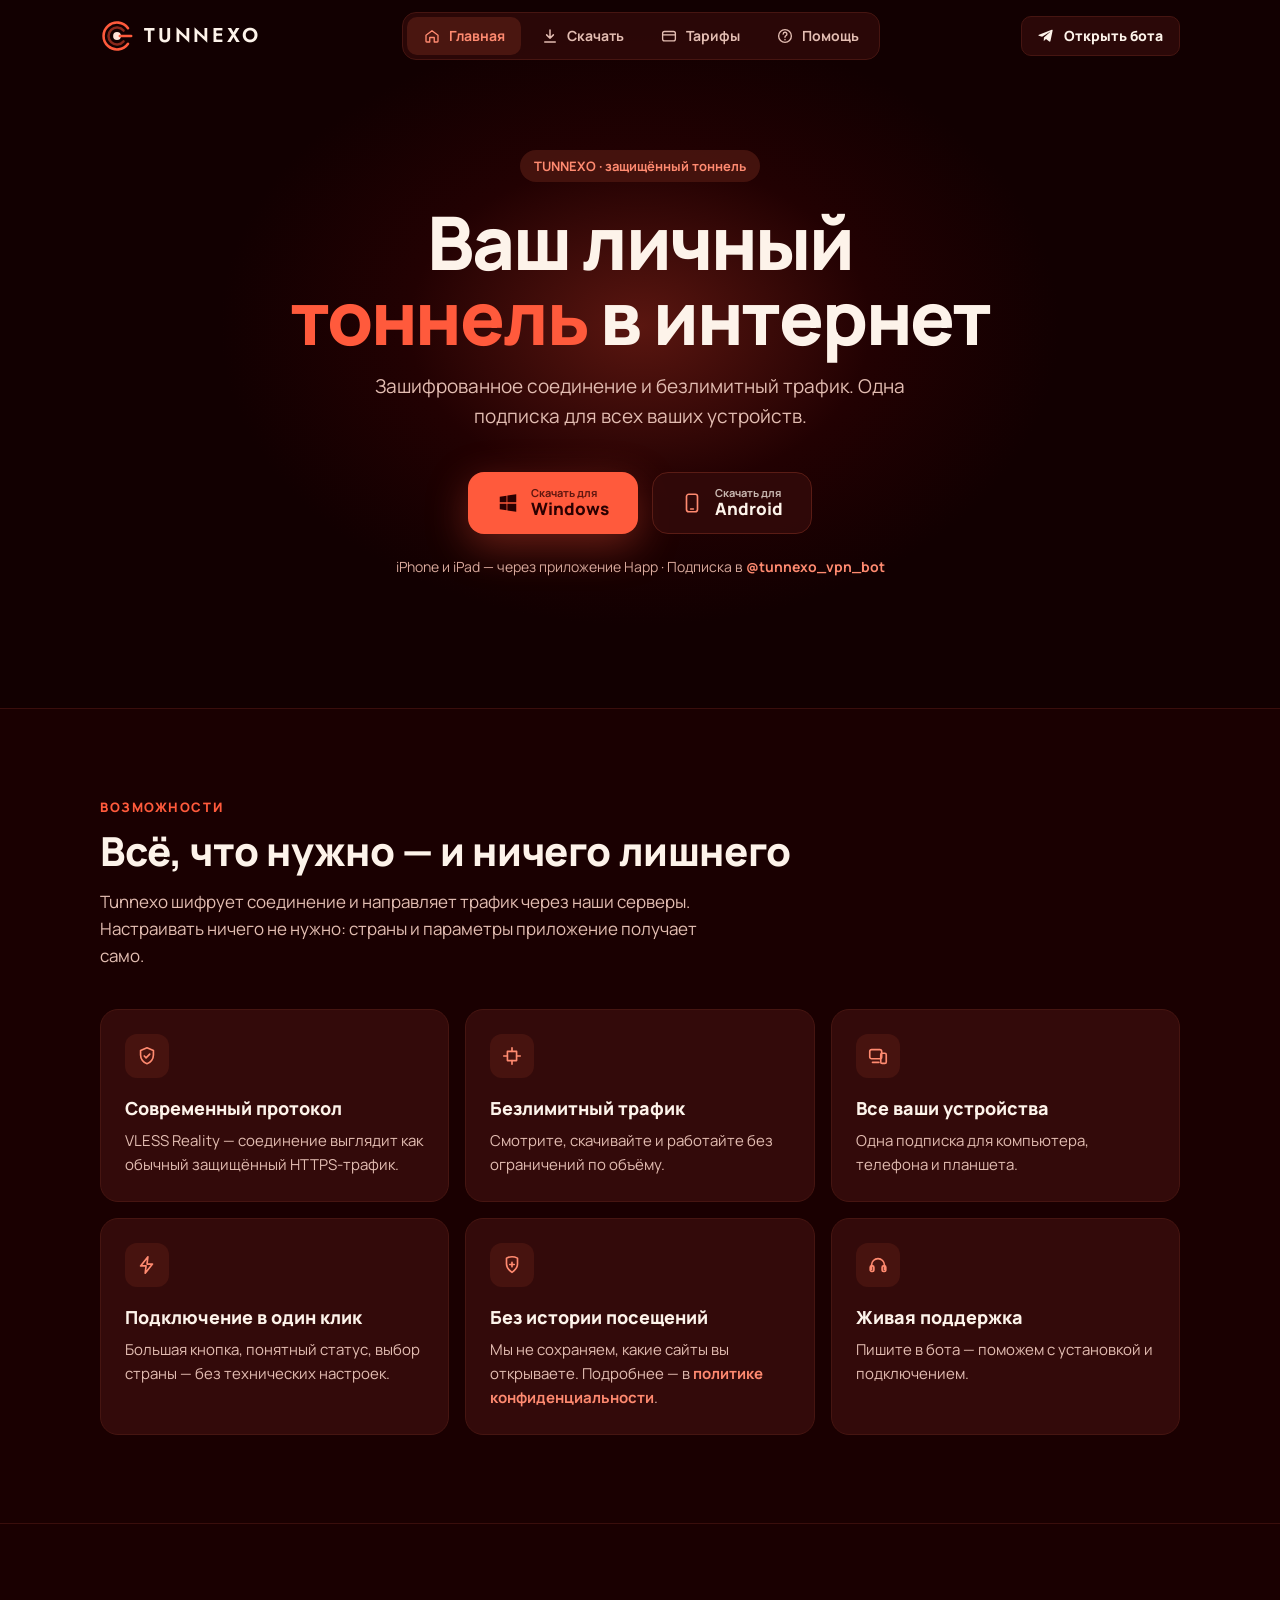
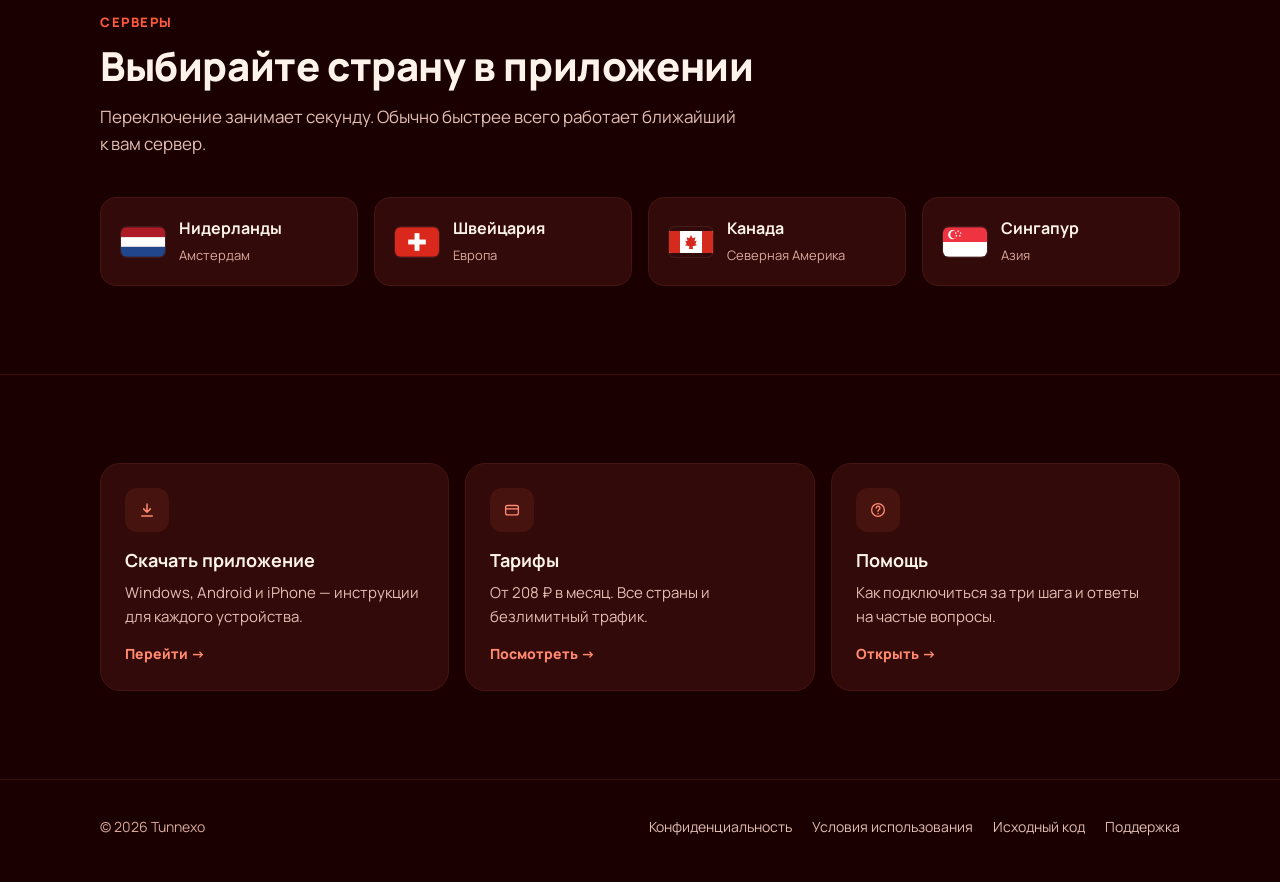
<file: site/index.html>
<!doctype html>
<html lang="ru">
<head>
<meta charset="utf-8">
<meta name="viewport" content="width=device-width, initial-scale=1, viewport-fit=cover">
<title>Tunnexo — быстрый и приватный VPN</title>
<meta name="description" content="Tunnexo — VPN с современным протоколом и безлимитным трафиком. Приложения для Windows и Android, оплата и поддержка в Telegram.">
<meta name="theme-color" content="#1A0001">
<link rel="icon" href="favicon.ico" sizes="any">
<link rel="icon" type="image/png" href="assets/favicon.png">
<link rel="apple-touch-icon" href="assets/apple-touch-icon.png">
<meta property="og:type" content="website">
<meta property="og:title" content="Tunnexo — быстрый и приватный VPN">
<meta property="og:description" content="Tunnexo — VPN с современным протоколом и безлимитным трафиком. Приложения для Windows и Android, оплата и поддержка в Telegram.">
<meta property="og:image" content="https://tunnexo.com/assets/apple-touch-icon.png">
<link rel="preconnect" href="https://fonts.googleapis.com">
<link rel="preconnect" href="https://fonts.gstatic.com" crossorigin>
<link href="https://fonts.googleapis.com/css2?family=Jost:wght@500;600&family=Manrope:wght@400;500;600;700;800&display=swap" rel="stylesheet">
<link rel="stylesheet" href="assets/style.css">
<script>document.documentElement.className='js'</script>
</head>
<body>
<header>
  <div class="wrap nav">
    <a class="brand" href="./" aria-label="Tunnexo — на главную"><svg width="34" height="34" viewBox="0 0 48 48" fill="none" aria-hidden="true"><path d="M39.56 13.1A19 19 0 1 0 39.56 34.9" stroke="#FF5A3C" stroke-width="3.6" stroke-linecap="round"/><path d="M33.19 16.29A12 12 0 1 0 33.19 31.71" stroke="#8A281B" stroke-width="3.6" stroke-linecap="round"/><circle cx="24" cy="24" r="5.5" fill="#FFE3D8"/><path d="M28 24h16" stroke="#FF5A3C" stroke-width="3.6" stroke-linecap="round"/></svg><span>TUNNEXO</span></a>
    <nav class="tabs" aria-label="Разделы"><a href="./" aria-current="page"><svg width="18" height="18" viewBox="0 0 24 24" fill="none" aria-hidden="true"><path d="M4 11l8-6 8 6v8a1 1 0 0 1-1 1h-4v-6H9v6H5a1 1 0 0 1-1-1z" stroke="currentColor" stroke-width="1.8" stroke-linejoin="round"/></svg>Главная</a><a href="download.html"><svg width="18" height="18" viewBox="0 0 24 24" fill="none" aria-hidden="true"><path d="M12 4v11m0 0-4.5-4.5M12 15l4.5-4.5M5 20h14" stroke="currentColor" stroke-width="2" stroke-linecap="round" stroke-linejoin="round"/></svg>Скачать</a><a href="pricing.html"><svg width="18" height="18" viewBox="0 0 24 24" fill="none" aria-hidden="true"><rect x="3.5" y="6" width="17" height="12.5" rx="2.5" stroke="currentColor" stroke-width="1.8"/><path d="M3.5 10.5h17" stroke="currentColor" stroke-width="1.8"/></svg>Тарифы</a><a href="help.html"><svg width="18" height="18" viewBox="0 0 24 24" fill="none" aria-hidden="true"><circle cx="12" cy="12" r="8.5" stroke="currentColor" stroke-width="1.8"/><path d="M9.6 9.5a2.5 2.5 0 1 1 3.4 2.3c-.6.3-1 .8-1 1.5v.4M12 16.6v.4" stroke="currentColor" stroke-width="1.8" stroke-linecap="round"/></svg>Помощь</a></nav>
    <div class="nav-right"><a class="btn btn-ghost btn-sm" href="https://t.me/tunnexo_vpn_bot" rel="noopener"><svg width="16" height="16" viewBox="0 0 24 24" fill="currentColor" aria-hidden="true"><path d="M21.9 4.3 18.7 19.4c-.2 1-.9 1.3-1.8.8l-4.9-3.6-2.4 2.3c-.3.3-.5.5-1 .5l.3-5 9.2-8.3c.4-.4-.1-.6-.6-.2L6.1 13.1 1.3 11.6c-1-.3-1.1-1 .2-1.5L20.6 2.8c.9-.3 1.6.2 1.3 1.5z"/></svg>Открыть бота</a></div>
  </div>
</header>

<main>
  <div class="hero">
    <div class="tunnel" aria-hidden="true"><i class="ring"></i><i class="ring"></i><i class="ring"></i><i class="ring"></i><i class="ring"></i><i class="ring"></i></div>
    <div class="wrap hero-inner">
      <span class="eyebrow rise r1">TUNNEXO · защищённый тоннель</span>
      <h1 class="rise r2">Ваш личный<br><em>тоннель</em> в интернет</h1>
      <p class="lead rise r3">Зашифрованное соединение и безлимитный трафик. Одна подписка для всех ваших устройств.</p>
      <div class="platforms rise r4" data-platforms>
        <a class="pbtn primary" data-os="windows" href="https://github.com/borov-tech/tunnexo-app/releases/latest/download/Tunnexo-windows-amd64-setup.exe">
          <svg width="22" height="22" viewBox="0 0 24 24" fill="currentColor" aria-hidden="true"><path d="M3 5.1 10.4 4v7.2H3zm8.3-1.2L21 2.5v8.7h-9.7zM3 12.8h7.4V20L3 18.9zm8.3 0H21v8.7l-9.7-1.4z"/></svg>
          <span><small>Скачать для</small>Windows</span>
        </a>
        <a class="pbtn secondary" data-os="android" href="https://github.com/borov-tech/tunnexo-app/releases/latest/download/Tunnexo-android-arm64-v8a.apk">
          <svg width="22" height="22" viewBox="0 0 24 24" fill="none" aria-hidden="true"><rect x="6" y="2.5" width="12" height="19" rx="2.5" stroke="currentColor" stroke-width="1.8"/><path d="M10.5 18.5h3" stroke="currentColor" stroke-width="1.8" stroke-linecap="round"/></svg>
          <span><small>Скачать для</small>Android</span>
        </a>
      </div>
      <p class="hero-note rise r5">iPhone и iPad — через приложение Happ · Подписка в <a class="link" href="https://t.me/tunnexo_vpn_bot" rel="noopener">@tunnexo_vpn_bot</a></p>
    </div>
  </div>

  <section id="features">
    <div class="wrap">
      <p class="kicker">Возможности</p>
      <h2>Всё, что нужно — и ничего лишнего</h2>
      <p class="sub">Tunnexo шифрует соединение и направляет трафик через наши серверы. Настраивать ничего не нужно: страны и параметры приложение получает само.</p>
      <div class="grid">
        <div class="card">
          <div class="ico"><svg width="22" height="22" viewBox="0 0 24 24" fill="none" aria-hidden="true"><path d="M12 3 5 6v5c0 4.4 3 8.4 7 9.5 4-1.1 7-5.1 7-9.5V6z" stroke="currentColor" stroke-width="1.8" stroke-linejoin="round"/><path d="m9 12 2 2 4-4" stroke="currentColor" stroke-width="1.8" stroke-linecap="round" stroke-linejoin="round"/></svg></div>
          <h3>Современный протокол</h3>
          <p>VLESS Reality — соединение выглядит как обычный защищённый HTTPS-трафик.</p>
        </div>
        <div class="card">
          <div class="ico"><svg width="22" height="22" viewBox="0 0 24 24" fill="none" aria-hidden="true"><path d="M7 7h10v10H7z" stroke="currentColor" stroke-width="1.8" stroke-linejoin="round"/><path d="M3 12h4M17 12h4M12 3v4M12 17v4" stroke="currentColor" stroke-width="1.8" stroke-linecap="round"/></svg></div>
          <h3>Безлимитный трафик</h3>
          <p>Смотрите, скачивайте и работайте без ограничений по объёму.</p>
        </div>
        <div class="card">
          <div class="ico"><svg width="22" height="22" viewBox="0 0 24 24" fill="none" aria-hidden="true"><rect x="3" y="5" width="13" height="10" rx="2" stroke="currentColor" stroke-width="1.8"/><rect x="15" y="9" width="6" height="11" rx="1.5" stroke="currentColor" stroke-width="1.8"/><path d="M6 19h7" stroke="currentColor" stroke-width="1.8" stroke-linecap="round"/></svg></div>
          <h3>Все ваши устройства</h3>
          <p>Одна подписка для компьютера, телефона и планшета.</p>
        </div>
        <div class="card">
          <div class="ico"><svg width="22" height="22" viewBox="0 0 24 24" fill="none" aria-hidden="true"><path d="M13 3 5 13h6l-1 8 8-10h-6z" stroke="currentColor" stroke-width="1.8" stroke-linejoin="round"/></svg></div>
          <h3>Подключение в один клик</h3>
          <p>Большая кнопка, понятный статус, выбор страны — без технических настроек.</p>
        </div>
        <div class="card">
          <div class="ico"><svg width="22" height="22" viewBox="0 0 24 24" fill="none" aria-hidden="true"><path d="M12 3c-3 0-6 1.5-6 1.5V11c0 5 6 9 6 9s6-4 6-9V4.5S15 3 12 3z" stroke="currentColor" stroke-width="1.8" stroke-linejoin="round"/><path d="M9.5 11.5h5M12 9v5" stroke="currentColor" stroke-width="1.8" stroke-linecap="round"/></svg></div>
          <h3>Без истории посещений</h3>
          <p>Мы не сохраняем, какие сайты вы открываете. Подробнее — в&nbsp;<a class="link" href="privacy.html">политике конфиденциальности</a>.</p>
        </div>
        <div class="card">
          <div class="ico"><svg width="22" height="22" viewBox="0 0 24 24" fill="none" aria-hidden="true"><path d="M5 17.5V12a7 7 0 0 1 14 0v5.5" stroke="currentColor" stroke-width="1.8"/><rect x="3.5" y="13" width="4" height="6" rx="1.5" stroke="currentColor" stroke-width="1.8"/><rect x="16.5" y="13" width="4" height="6" rx="1.5" stroke="currentColor" stroke-width="1.8"/></svg></div>
          <h3>Живая поддержка</h3>
          <p>Пишите в бота — поможем с установкой и подключением.</p>
        </div>
      </div>
    </div>
  </section>

  <section id="countries">
    <div class="wrap">
      <p class="kicker">Серверы</p>
      <h2>Выбирайте страну в приложении</h2>
      <p class="sub">Переключение занимает секунду. Обычно быстрее всего работает ближайший к вам сервер.</p>
      <div class="countries">
        <div class="country">
          <svg class="flag" viewBox="0 0 9 6" aria-hidden="true"><rect width="9" height="2" fill="#AE1C28"/><rect y="2" width="9" height="2" fill="#fff"/><rect y="4" width="9" height="2" fill="#21468B"/></svg>
          <div><b>Нидерланды</b><small>Амстердам</small></div>
        </div>
        <div class="country">
          <svg class="flag" viewBox="0 0 9 6" aria-hidden="true"><rect width="9" height="6" fill="#DA291C"/><rect x="4" y="1.2" width="1" height="3.6" fill="#fff"/><rect x="2.7" y="2.5" width="3.6" height="1" fill="#fff"/></svg>
          <div><b>Швейцария</b><small>Европа</small></div>
        </div>
        <div class="country">
          <svg class="flag" viewBox="0 0 12 6" aria-hidden="true"><rect width="12" height="6" fill="#fff"/><rect width="3" height="6" fill="#D52B1E"/><rect x="9" width="3" height="6" fill="#D52B1E"/><path d="M6 1.1l.45.9.75-.3-.25 1.1.6-.15-.35.9.45.35-1.2.25.1.75H5.45l.1-.75-1.2-.25.45-.35-.35-.9.6.15-.25-1.1.75.3z" fill="#D52B1E"/></svg>
          <div><b>Канада</b><small>Северная Америка</small></div>
        </div>
        <div class="country">
          <svg class="flag" viewBox="0 0 9 6" aria-hidden="true"><rect width="9" height="3" fill="#EF3340"/><rect y="3" width="9" height="3" fill="#fff"/><circle cx="2" cy="1.5" r=".95" fill="#fff"/><circle cx="2.35" cy="1.5" r=".85" fill="#EF3340"/><g fill="#fff"><circle cx="3.1" cy=".8" r=".16"/><circle cx="3.6" cy="1.15" r=".16"/><circle cx="3.45" cy="1.75" r=".16"/><circle cx="2.75" cy="1.75" r=".16"/><circle cx="2.6" cy="1.15" r=".16"/></g></svg>
          <div><b>Сингапур</b><small>Азия</small></div>
        </div>
      </div>
    </div>
  </section>

  <section>
    <div class="wrap">
      <div class="home-more">
        <a class="tile" href="download.html"><div class="ico"><svg width="18" height="18" viewBox="0 0 24 24" fill="none" aria-hidden="true"><path d="M12 4v11m0 0-4.5-4.5M12 15l4.5-4.5M5 20h14" stroke="currentColor" stroke-width="2" stroke-linecap="round" stroke-linejoin="round"/></svg></div><h3>Скачать приложение</h3><p>Windows, Android и iPhone — инструкции для каждого устройства.</p><div class="go">Перейти →</div></a>
        <a class="tile" href="pricing.html"><div class="ico"><svg width="18" height="18" viewBox="0 0 24 24" fill="none" aria-hidden="true"><rect x="3.5" y="6" width="17" height="12.5" rx="2.5" stroke="currentColor" stroke-width="1.8"/><path d="M3.5 10.5h17" stroke="currentColor" stroke-width="1.8"/></svg></div><h3>Тарифы</h3><p>От 208 ₽ в месяц. Все страны и безлимитный трафик.</p><div class="go">Посмотреть →</div></a>
        <a class="tile" href="help.html"><div class="ico"><svg width="18" height="18" viewBox="0 0 24 24" fill="none" aria-hidden="true"><circle cx="12" cy="12" r="8.5" stroke="currentColor" stroke-width="1.8"/><path d="M9.6 9.5a2.5 2.5 0 1 1 3.4 2.3c-.6.3-1 .8-1 1.5v.4M12 16.6v.4" stroke="currentColor" stroke-width="1.8" stroke-linecap="round"/></svg></div><h3>Помощь</h3><p>Как подключиться за три шага и ответы на частые вопросы.</p><div class="go">Открыть →</div></a>
      </div>
    </div>
  </section>

</main>

<footer>
  <div class="wrap foot">
    <span>© <span data-year>2026</span> Tunnexo</span>
    <nav aria-label="Документы">
      <a href="privacy.html">Конфиденциальность</a>
      <a href="terms.html">Условия использования</a>
      <a href="https://github.com/borov-tech/tunnexo-app" rel="noopener">Исходный код</a>
      <a href="https://t.me/tunnexo_vpn_bot" rel="noopener">Поддержка</a>
    </nav>
  </div>
</footer>

<nav class="tabbar" aria-label="Разделы"><a href="./" aria-current="page"><svg width="18" height="18" viewBox="0 0 24 24" fill="none" aria-hidden="true"><path d="M4 11l8-6 8 6v8a1 1 0 0 1-1 1h-4v-6H9v6H5a1 1 0 0 1-1-1z" stroke="currentColor" stroke-width="1.8" stroke-linejoin="round"/></svg>Главная</a><a href="download.html"><svg width="18" height="18" viewBox="0 0 24 24" fill="none" aria-hidden="true"><path d="M12 4v11m0 0-4.5-4.5M12 15l4.5-4.5M5 20h14" stroke="currentColor" stroke-width="2" stroke-linecap="round" stroke-linejoin="round"/></svg>Скачать</a><a href="pricing.html"><svg width="18" height="18" viewBox="0 0 24 24" fill="none" aria-hidden="true"><rect x="3.5" y="6" width="17" height="12.5" rx="2.5" stroke="currentColor" stroke-width="1.8"/><path d="M3.5 10.5h17" stroke="currentColor" stroke-width="1.8"/></svg>Тарифы</a><a href="help.html"><svg width="18" height="18" viewBox="0 0 24 24" fill="none" aria-hidden="true"><circle cx="12" cy="12" r="8.5" stroke="currentColor" stroke-width="1.8"/><path d="M9.6 9.5a2.5 2.5 0 1 1 3.4 2.3c-.6.3-1 .8-1 1.5v.4M12 16.6v.4" stroke="currentColor" stroke-width="1.8" stroke-linecap="round"/></svg>Помощь</a></nav>
<script>
try { document.querySelectorAll('[data-year]').forEach(function (e) { e.textContent = new Date().getFullYear(); }); } catch (e) {}
(function () {
  // Put the visitor's platform first.
  try {
    var box = document.querySelector('[data-platforms]');
    if (box && /Android/i.test(navigator.userAgent || '')) {
      var win = box.querySelector('[data-os="windows"]');
      var and = box.querySelector('[data-os="android"]');
      if (win && and) {
        box.insertBefore(and, win);
        and.classList.remove('secondary'); and.classList.add('primary');
        win.classList.remove('primary'); win.classList.add('secondary');
      }
    }
  } catch (e) {}
})();
</script>
</body>
</html>
</file>
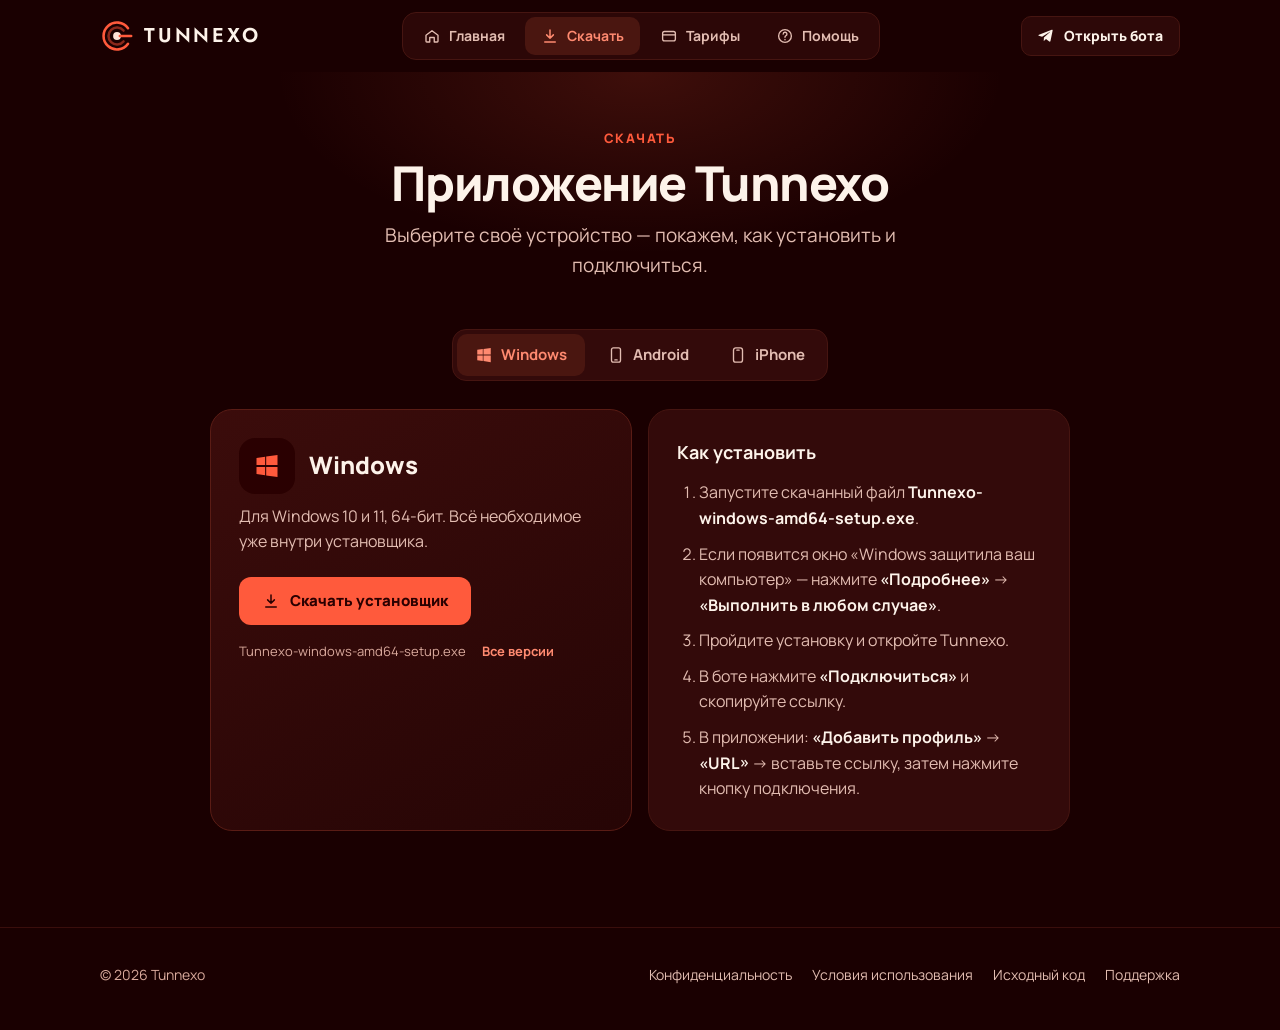
<file: site/download.html>
<!doctype html>
<html lang="ru">
<head>
<meta charset="utf-8">
<meta name="viewport" content="width=device-width, initial-scale=1, viewport-fit=cover">
<title>Скачать Tunnexo — Windows, Android, iPhone</title>
<meta name="description" content="Скачайте приложение Tunnexo для Windows. Инструкции для Android и iPhone.">
<meta name="theme-color" content="#1A0001">
<link rel="icon" href="favicon.ico" sizes="any">
<link rel="icon" type="image/png" href="assets/favicon.png">
<link rel="apple-touch-icon" href="assets/apple-touch-icon.png">
<meta property="og:type" content="website">
<meta property="og:title" content="Скачать Tunnexo — Windows, Android, iPhone">
<meta property="og:description" content="Скачайте приложение Tunnexo для Windows. Инструкции для Android и iPhone.">
<meta property="og:image" content="https://tunnexo.com/assets/apple-touch-icon.png">
<link rel="preconnect" href="https://fonts.googleapis.com">
<link rel="preconnect" href="https://fonts.gstatic.com" crossorigin>
<link href="https://fonts.googleapis.com/css2?family=Jost:wght@500;600&family=Manrope:wght@400;500;600;700;800&display=swap" rel="stylesheet">
<link rel="stylesheet" href="assets/style.css">
<script>document.documentElement.className='js'</script>
</head>
<body>
<header>
  <div class="wrap nav">
    <a class="brand" href="./" aria-label="Tunnexo — на главную"><svg width="34" height="34" viewBox="0 0 48 48" fill="none" aria-hidden="true"><path d="M39.56 13.1A19 19 0 1 0 39.56 34.9" stroke="#FF5A3C" stroke-width="3.6" stroke-linecap="round"/><path d="M33.19 16.29A12 12 0 1 0 33.19 31.71" stroke="#8A281B" stroke-width="3.6" stroke-linecap="round"/><circle cx="24" cy="24" r="5.5" fill="#FFE3D8"/><path d="M28 24h16" stroke="#FF5A3C" stroke-width="3.6" stroke-linecap="round"/></svg><span>TUNNEXO</span></a>
    <nav class="tabs" aria-label="Разделы"><a href="./"><svg width="18" height="18" viewBox="0 0 24 24" fill="none" aria-hidden="true"><path d="M4 11l8-6 8 6v8a1 1 0 0 1-1 1h-4v-6H9v6H5a1 1 0 0 1-1-1z" stroke="currentColor" stroke-width="1.8" stroke-linejoin="round"/></svg>Главная</a><a href="download.html" aria-current="page"><svg width="18" height="18" viewBox="0 0 24 24" fill="none" aria-hidden="true"><path d="M12 4v11m0 0-4.5-4.5M12 15l4.5-4.5M5 20h14" stroke="currentColor" stroke-width="2" stroke-linecap="round" stroke-linejoin="round"/></svg>Скачать</a><a href="pricing.html"><svg width="18" height="18" viewBox="0 0 24 24" fill="none" aria-hidden="true"><rect x="3.5" y="6" width="17" height="12.5" rx="2.5" stroke="currentColor" stroke-width="1.8"/><path d="M3.5 10.5h17" stroke="currentColor" stroke-width="1.8"/></svg>Тарифы</a><a href="help.html"><svg width="18" height="18" viewBox="0 0 24 24" fill="none" aria-hidden="true"><circle cx="12" cy="12" r="8.5" stroke="currentColor" stroke-width="1.8"/><path d="M9.6 9.5a2.5 2.5 0 1 1 3.4 2.3c-.6.3-1 .8-1 1.5v.4M12 16.6v.4" stroke="currentColor" stroke-width="1.8" stroke-linecap="round"/></svg>Помощь</a></nav>
    <div class="nav-right"><a class="btn btn-ghost btn-sm" href="https://t.me/tunnexo_vpn_bot" rel="noopener"><svg width="16" height="16" viewBox="0 0 24 24" fill="currentColor" aria-hidden="true"><path d="M21.9 4.3 18.7 19.4c-.2 1-.9 1.3-1.8.8l-4.9-3.6-2.4 2.3c-.3.3-.5.5-1 .5l.3-5 9.2-8.3c.4-.4-.1-.6-.6-.2L6.1 13.1 1.3 11.6c-1-.3-1.1-1 .2-1.5L20.6 2.8c.9-.3 1.6.2 1.3 1.5z"/></svg>Открыть бота</a></div>
  </div>
</header>

<main>
  <div class="page-head"><div class="wrap"><p class="kicker">Скачать</p><h1>Приложение Tunnexo</h1><p class="lead">Выберите своё устройство — покажем, как установить и подключиться.</p></div></div>
  <div class="page"><div class="wrap">
    <div class="seg-wrap"><div class="seg" role="tablist" aria-label="Устройство">
      <button type="button" role="tab" aria-selected="true" aria-controls="p-windows" id="t-windows" data-tab="windows"><svg width="18" height="18" viewBox="0 0 24 24" fill="currentColor" aria-hidden="true"><path d="M3 5.1 10.4 4v7.2H3zm8.3-1.2L21 2.5v8.7h-9.7zM3 12.8h7.4V20L3 18.9zm8.3 0H21v8.7l-9.7-1.4z"/></svg>Windows</button>
      <button type="button" role="tab" aria-selected="false" aria-controls="p-android" id="t-android" data-tab="android"><svg width="18" height="18" viewBox="0 0 24 24" fill="none" aria-hidden="true"><rect x="6" y="2.5" width="12" height="19" rx="2.5" stroke="currentColor" stroke-width="1.8"/><path d="M10.5 18.5h3" stroke="currentColor" stroke-width="1.8" stroke-linecap="round"/></svg>Android</button>
      <button type="button" role="tab" aria-selected="false" aria-controls="p-ios" id="t-ios" data-tab="ios"><svg width="18" height="18" viewBox="0 0 24 24" fill="none" aria-hidden="true"><rect x="6" y="2.5" width="12" height="19" rx="3" stroke="currentColor" stroke-width="1.8"/><path d="M10.5 5.5h3" stroke="currentColor" stroke-width="1.8" stroke-linecap="round"/></svg>iPhone</button>
    </div></div>

    <div class="panel" id="p-windows" role="tabpanel" aria-labelledby="t-windows">
      <div class="platform">
        <div class="pcard">
          <div class="os"><span><svg width="28" height="28" viewBox="0 0 24 24" fill="currentColor" aria-hidden="true"><path d="M3 5.1 10.4 4v7.2H3zm8.3-1.2L21 2.5v8.7h-9.7zM3 12.8h7.4V20L3 18.9zm8.3 0H21v8.7l-9.7-1.4z"/></svg></span>Windows</div>
          <p>Для Windows 10 и 11, 64-бит. Всё необходимое уже внутри установщика.</p>
          <a class="btn btn-primary" href="https://github.com/borov-tech/tunnexo-app/releases/latest/download/Tunnexo-windows-amd64-setup.exe"><svg width="18" height="18" viewBox="0 0 24 24" fill="none" aria-hidden="true"><path d="M12 4v11m0 0-4.5-4.5M12 15l4.5-4.5M5 20h14" stroke="currentColor" stroke-width="2" stroke-linecap="round" stroke-linejoin="round"/></svg>Скачать установщик</a>
          <div class="meta"><span>Tunnexo-windows-amd64-setup.exe</span><a class="link" href="https://github.com/borov-tech/tunnexo-app/releases/latest" rel="noopener">Все версии</a></div>
        </div>
        <div class="howto">
          <h3>Как установить</h3>
          <ol>
            <li>Запустите скачанный файл <b>Tunnexo-windows-amd64-setup.exe</b>.</li>
            <li>Если появится окно «Windows защитила ваш компьютер» — нажмите <b>«Подробнее»</b> → <b>«Выполнить в любом случае»</b>.</li>
            <li>Пройдите установку и откройте Tunnexo.</li>
            <li>В боте нажмите <b>«Подключиться»</b> и скопируйте ссылку.</li>
            <li>В приложении: <b>«Добавить профиль»</b> → <b>«URL»</b> → вставьте ссылку, затем нажмите кнопку подключения.</li>
          </ol>
        </div>
      </div>
    </div>

    <div class="panel" id="p-android" role="tabpanel" aria-labelledby="t-android" hidden>
      <div class="platform">
        <div class="pcard">
          <div class="os"><span><svg width="28" height="28" viewBox="0 0 24 24" fill="none" aria-hidden="true"><rect x="6" y="2.5" width="12" height="19" rx="2.5" stroke="currentColor" stroke-width="1.8"/><path d="M10.5 18.5h3" stroke="currentColor" stroke-width="1.8" stroke-linecap="round"/></svg></span>Android</div>
          <p>Для Android 8 и новее. Подходит для большинства телефонов и планшетов.</p>
          <a class="btn btn-primary" href="https://github.com/borov-tech/tunnexo-app/releases/latest/download/Tunnexo-android-arm64-v8a.apk"><svg width="18" height="18" viewBox="0 0 24 24" fill="none" aria-hidden="true"><path d="M12 4v11m0 0-4.5-4.5M12 15l4.5-4.5M5 20h14" stroke="currentColor" stroke-width="2" stroke-linecap="round" stroke-linejoin="round"/></svg>Скачать APK</a>
          <div class="meta"><span>Tunnexo-android-arm64-v8a.apk</span><a class="link" href="https://github.com/borov-tech/tunnexo-app/releases/latest/download/Tunnexo-android-universal.apk">Не устанавливается? Универсальная версия</a><a class="link" href="https://github.com/borov-tech/tunnexo-app/releases/latest" rel="noopener">Все версии</a></div>
        </div>
        <div class="howto">
          <h3>Как установить</h3>
          <ol>
            <li>Нажмите <b>«Скачать APK»</b> и откройте скачанный файл.</li>
            <li>Если телефон спросит, разрешите <b>установку из этого источника</b> (браузера или «Файлов») и вернитесь назад.</li>
            <li>Нажмите <b>«Установить»</b> и откройте Tunnexo.</li>
            <li>В боте нажмите <b>«Подключиться»</b> и скопируйте ссылку.</li>
            <li>В приложении: <b>«Добавить профиль»</b> → <b>«URL»</b> → вставьте ссылку, затем нажмите кнопку подключения и разрешите создание VPN.</li>
          </ol>
        </div>
      </div>
    </div>

    <div class="panel" id="p-ios" role="tabpanel" aria-labelledby="t-ios" hidden>
      <div class="platform">
        <div class="pcard">
          <div class="os"><span><svg width="28" height="28" viewBox="0 0 24 24" fill="none" aria-hidden="true"><rect x="6" y="2.5" width="12" height="19" rx="3" stroke="currentColor" stroke-width="1.8"/><path d="M10.5 5.5h3" stroke="currentColor" stroke-width="1.8" stroke-linecap="round"/></svg></span>iPhone и iPad</div>
          <p>Своего приложения для iOS у Tunnexo пока нет. Используйте бесплатное приложение <b>Happ</b> из App Store — подписка работает в нём полностью.</p>
          <a class="btn btn-ghost" href="https://t.me/tunnexo_vpn_bot" rel="noopener"><svg width="16" height="16" viewBox="0 0 24 24" fill="currentColor" aria-hidden="true"><path d="M21.9 4.3 18.7 19.4c-.2 1-.9 1.3-1.8.8l-4.9-3.6-2.4 2.3c-.3.3-.5.5-1 .5l.3-5 9.2-8.3c.4-.4-.1-.6-.6-.2L6.1 13.1 1.3 11.6c-1-.3-1.1-1 .2-1.5L20.6 2.8c.9-.3 1.6.2 1.3 1.5z"/></svg>Получить подписку</a>
        </div>
        <div class="howto">
          <h3>Как подключить</h3>
          <ol>
            <li>Установите <b>Happ</b> из App Store.</li>
            <li>В боте нажмите <b>«Подключиться»</b> и скопируйте ссылку.</li>
            <li>Откройте Happ — он предложит добавить подписку из буфера обмена. Или нажмите <b>«+»</b> и вставьте ссылку.</li>
            <li>Выберите страну и включите подключение.</li>
          </ol>
        </div>
      </div>
    </div>
  </div></div>

</main>

<footer>
  <div class="wrap foot">
    <span>© <span data-year>2026</span> Tunnexo</span>
    <nav aria-label="Документы">
      <a href="privacy.html">Конфиденциальность</a>
      <a href="terms.html">Условия использования</a>
      <a href="https://github.com/borov-tech/tunnexo-app" rel="noopener">Исходный код</a>
      <a href="https://t.me/tunnexo_vpn_bot" rel="noopener">Поддержка</a>
    </nav>
  </div>
</footer>

<nav class="tabbar" aria-label="Разделы"><a href="./"><svg width="18" height="18" viewBox="0 0 24 24" fill="none" aria-hidden="true"><path d="M4 11l8-6 8 6v8a1 1 0 0 1-1 1h-4v-6H9v6H5a1 1 0 0 1-1-1z" stroke="currentColor" stroke-width="1.8" stroke-linejoin="round"/></svg>Главная</a><a href="download.html" aria-current="page"><svg width="18" height="18" viewBox="0 0 24 24" fill="none" aria-hidden="true"><path d="M12 4v11m0 0-4.5-4.5M12 15l4.5-4.5M5 20h14" stroke="currentColor" stroke-width="2" stroke-linecap="round" stroke-linejoin="round"/></svg>Скачать</a><a href="pricing.html"><svg width="18" height="18" viewBox="0 0 24 24" fill="none" aria-hidden="true"><rect x="3.5" y="6" width="17" height="12.5" rx="2.5" stroke="currentColor" stroke-width="1.8"/><path d="M3.5 10.5h17" stroke="currentColor" stroke-width="1.8"/></svg>Тарифы</a><a href="help.html"><svg width="18" height="18" viewBox="0 0 24 24" fill="none" aria-hidden="true"><circle cx="12" cy="12" r="8.5" stroke="currentColor" stroke-width="1.8"/><path d="M9.6 9.5a2.5 2.5 0 1 1 3.4 2.3c-.6.3-1 .8-1 1.5v.4M12 16.6v.4" stroke="currentColor" stroke-width="1.8" stroke-linecap="round"/></svg>Помощь</a></nav>
<script>
try { document.querySelectorAll('[data-year]').forEach(function (e) { e.textContent = new Date().getFullYear(); }); } catch (e) {}
(function () {
  var tabs = document.querySelectorAll('[data-tab]');
  function show(name) {
    tabs.forEach(function (t) {
      var on = t.getAttribute('data-tab') === name;
      t.setAttribute('aria-selected', on ? 'true' : 'false');
      var p = document.getElementById('p-' + t.getAttribute('data-tab'));
      if (p) p.hidden = !on;
    });
  }
  tabs.forEach(function (t) { t.addEventListener('click', function () { show(t.getAttribute('data-tab')); try { history.replaceState(null, '', '#' + t.getAttribute('data-tab')); } catch (e) {} }); });
  var h = (location.hash || '').slice(1);
  var ua = navigator.userAgent || '';
  if (h === 'windows' || h === 'android' || h === 'ios') show(h);
  else if (/Android/i.test(ua)) show('android');
  else if (/iPhone|iPad|iPod/i.test(ua) || (/Macintosh/.test(ua) && 'ontouchend' in document)) show('ios');
  else show('windows');
})();
</script>
</body>
</html>
</file>
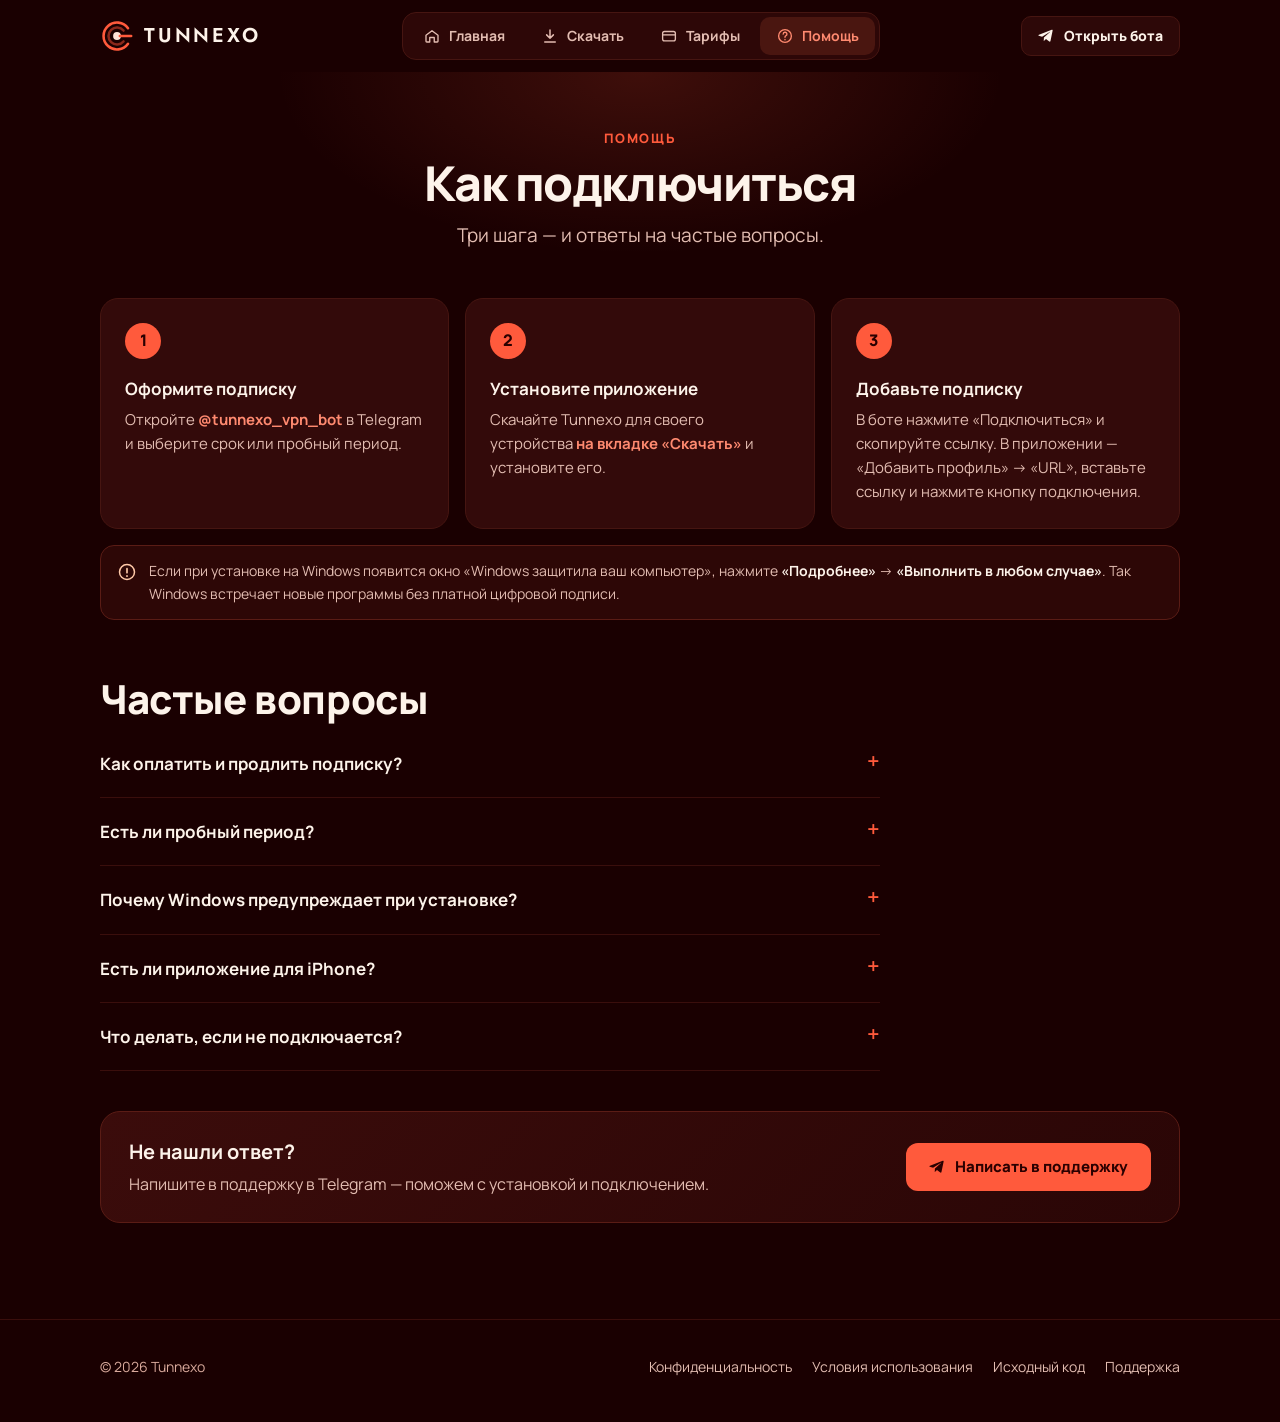
<file: site/help.html>
<!doctype html>
<html lang="ru">
<head>
<meta charset="utf-8">
<meta name="viewport" content="width=device-width, initial-scale=1, viewport-fit=cover">
<title>Помощь — Tunnexo</title>
<meta name="description" content="Как подключить Tunnexo за три шага и ответы на частые вопросы.">
<meta name="theme-color" content="#1A0001">
<link rel="icon" href="favicon.ico" sizes="any">
<link rel="icon" type="image/png" href="assets/favicon.png">
<link rel="apple-touch-icon" href="assets/apple-touch-icon.png">
<meta property="og:type" content="website">
<meta property="og:title" content="Помощь — Tunnexo">
<meta property="og:description" content="Как подключить Tunnexo за три шага и ответы на частые вопросы.">
<meta property="og:image" content="https://tunnexo.com/assets/apple-touch-icon.png">
<link rel="preconnect" href="https://fonts.googleapis.com">
<link rel="preconnect" href="https://fonts.gstatic.com" crossorigin>
<link href="https://fonts.googleapis.com/css2?family=Jost:wght@500;600&family=Manrope:wght@400;500;600;700;800&display=swap" rel="stylesheet">
<link rel="stylesheet" href="assets/style.css">
<script>document.documentElement.className='js'</script>
</head>
<body>
<header>
  <div class="wrap nav">
    <a class="brand" href="./" aria-label="Tunnexo — на главную"><svg width="34" height="34" viewBox="0 0 48 48" fill="none" aria-hidden="true"><path d="M39.56 13.1A19 19 0 1 0 39.56 34.9" stroke="#FF5A3C" stroke-width="3.6" stroke-linecap="round"/><path d="M33.19 16.29A12 12 0 1 0 33.19 31.71" stroke="#8A281B" stroke-width="3.6" stroke-linecap="round"/><circle cx="24" cy="24" r="5.5" fill="#FFE3D8"/><path d="M28 24h16" stroke="#FF5A3C" stroke-width="3.6" stroke-linecap="round"/></svg><span>TUNNEXO</span></a>
    <nav class="tabs" aria-label="Разделы"><a href="./"><svg width="18" height="18" viewBox="0 0 24 24" fill="none" aria-hidden="true"><path d="M4 11l8-6 8 6v8a1 1 0 0 1-1 1h-4v-6H9v6H5a1 1 0 0 1-1-1z" stroke="currentColor" stroke-width="1.8" stroke-linejoin="round"/></svg>Главная</a><a href="download.html"><svg width="18" height="18" viewBox="0 0 24 24" fill="none" aria-hidden="true"><path d="M12 4v11m0 0-4.5-4.5M12 15l4.5-4.5M5 20h14" stroke="currentColor" stroke-width="2" stroke-linecap="round" stroke-linejoin="round"/></svg>Скачать</a><a href="pricing.html"><svg width="18" height="18" viewBox="0 0 24 24" fill="none" aria-hidden="true"><rect x="3.5" y="6" width="17" height="12.5" rx="2.5" stroke="currentColor" stroke-width="1.8"/><path d="M3.5 10.5h17" stroke="currentColor" stroke-width="1.8"/></svg>Тарифы</a><a href="help.html" aria-current="page"><svg width="18" height="18" viewBox="0 0 24 24" fill="none" aria-hidden="true"><circle cx="12" cy="12" r="8.5" stroke="currentColor" stroke-width="1.8"/><path d="M9.6 9.5a2.5 2.5 0 1 1 3.4 2.3c-.6.3-1 .8-1 1.5v.4M12 16.6v.4" stroke="currentColor" stroke-width="1.8" stroke-linecap="round"/></svg>Помощь</a></nav>
    <div class="nav-right"><a class="btn btn-ghost btn-sm" href="https://t.me/tunnexo_vpn_bot" rel="noopener"><svg width="16" height="16" viewBox="0 0 24 24" fill="currentColor" aria-hidden="true"><path d="M21.9 4.3 18.7 19.4c-.2 1-.9 1.3-1.8.8l-4.9-3.6-2.4 2.3c-.3.3-.5.5-1 .5l.3-5 9.2-8.3c.4-.4-.1-.6-.6-.2L6.1 13.1 1.3 11.6c-1-.3-1.1-1 .2-1.5L20.6 2.8c.9-.3 1.6.2 1.3 1.5z"/></svg>Открыть бота</a></div>
  </div>
</header>

<main>
  <div class="page-head"><div class="wrap"><p class="kicker">Помощь</p><h1>Как подключиться</h1><p class="lead">Три шага — и ответы на частые вопросы.</p></div></div>
  <div class="page"><div class="wrap">
      <div class="steps">
        <div class="step"><h3>Оформите подписку</h3><p>Откройте <a class="link" href="https://t.me/tunnexo_vpn_bot" rel="noopener">@tunnexo_vpn_bot</a> в Telegram и выберите срок или пробный период.</p></div>
        <div class="step"><h3>Установите приложение</h3><p>Скачайте Tunnexo для своего устройства <a class="link" href="download.html">на вкладке «Скачать»</a> и установите его.</p></div>
        <div class="step"><h3>Добавьте подписку</h3><p>В боте нажмите «Подключиться» и скопируйте ссылку. В приложении — «Добавить профиль» → «URL», вставьте ссылку и нажмите кнопку подключения.</p></div>
      </div>
      <div class="win-note">
        <svg width="20" height="20" viewBox="0 0 24 24" fill="none" style="flex-shrink:0;margin-top:2px" aria-hidden="true"><circle cx="12" cy="12" r="9" stroke="currentColor" stroke-width="1.8"/><path d="M12 8v5M12 16.5v.5" stroke="currentColor" stroke-width="2" stroke-linecap="round"/></svg>
        <span>Если при установке на Windows появится окно «Windows защитила ваш компьютер», нажмите <b>«Подробнее»</b> → <b>«Выполнить в любом случае»</b>. Так Windows встречает новые программы без платной цифровой подписи.</span>
      </div>
    <h2 style="margin:56px 0 8px">Частые вопросы</h2>
      <div class="faq">
        <details>
          <summary>Как оплатить и продлить подписку?</summary>
          <p>Всё делается в Telegram-боте @tunnexo_vpn_bot: выбор срока, оплата и продление. Когда до конца подписки останется немного, в приложении появится кнопка «Продлить».</p>
        </details>
        <details>
          <summary>Есть ли пробный период?</summary>
          <p>Да. В боте нажмите «Тестовая подписка» — так можно проверить скорость и стабильность до покупки.</p>
        </details>
        <details>
          <summary>Почему Windows предупреждает при установке?</summary>
          <p>Windows показывает предупреждение для новых программ без платной цифровой подписи. Нажмите «Подробнее» и «Выполнить в любом случае». Исходный код приложения открыт — его можно проверить.</p>
        </details>
        <details>
          <summary>Есть ли приложение для iPhone?</summary>
          <p>Пока нет. Владельцам iPhone и iPad подойдёт приложение Happ из App Store: добавьте в него ссылку подписки из бота.</p>
        </details>
        <details>
          <summary>Что делать, если не подключается?</summary>
          <p>Нажмите «Обновить» на главном экране приложения и попробуйте другую страну. Если не помогло — напишите в бота, мы разберёмся.</p>
        </details>
      </div>
    <div class="help-card">
      <div><h3>Не нашли ответ?</h3><p>Напишите в поддержку в Telegram — поможем с установкой и подключением.</p></div>
      <a class="btn btn-primary" href="https://t.me/tunnexo_vpn_bot" rel="noopener"><svg width="16" height="16" viewBox="0 0 24 24" fill="currentColor" aria-hidden="true"><path d="M21.9 4.3 18.7 19.4c-.2 1-.9 1.3-1.8.8l-4.9-3.6-2.4 2.3c-.3.3-.5.5-1 .5l.3-5 9.2-8.3c.4-.4-.1-.6-.6-.2L6.1 13.1 1.3 11.6c-1-.3-1.1-1 .2-1.5L20.6 2.8c.9-.3 1.6.2 1.3 1.5z"/></svg>Написать в поддержку</a>
    </div>
  </div></div>

</main>

<footer>
  <div class="wrap foot">
    <span>© <span data-year>2026</span> Tunnexo</span>
    <nav aria-label="Документы">
      <a href="privacy.html">Конфиденциальность</a>
      <a href="terms.html">Условия использования</a>
      <a href="https://github.com/borov-tech/tunnexo-app" rel="noopener">Исходный код</a>
      <a href="https://t.me/tunnexo_vpn_bot" rel="noopener">Поддержка</a>
    </nav>
  </div>
</footer>

<nav class="tabbar" aria-label="Разделы"><a href="./"><svg width="18" height="18" viewBox="0 0 24 24" fill="none" aria-hidden="true"><path d="M4 11l8-6 8 6v8a1 1 0 0 1-1 1h-4v-6H9v6H5a1 1 0 0 1-1-1z" stroke="currentColor" stroke-width="1.8" stroke-linejoin="round"/></svg>Главная</a><a href="download.html"><svg width="18" height="18" viewBox="0 0 24 24" fill="none" aria-hidden="true"><path d="M12 4v11m0 0-4.5-4.5M12 15l4.5-4.5M5 20h14" stroke="currentColor" stroke-width="2" stroke-linecap="round" stroke-linejoin="round"/></svg>Скачать</a><a href="pricing.html"><svg width="18" height="18" viewBox="0 0 24 24" fill="none" aria-hidden="true"><rect x="3.5" y="6" width="17" height="12.5" rx="2.5" stroke="currentColor" stroke-width="1.8"/><path d="M3.5 10.5h17" stroke="currentColor" stroke-width="1.8"/></svg>Тарифы</a><a href="help.html" aria-current="page"><svg width="18" height="18" viewBox="0 0 24 24" fill="none" aria-hidden="true"><circle cx="12" cy="12" r="8.5" stroke="currentColor" stroke-width="1.8"/><path d="M9.6 9.5a2.5 2.5 0 1 1 3.4 2.3c-.6.3-1 .8-1 1.5v.4M12 16.6v.4" stroke="currentColor" stroke-width="1.8" stroke-linecap="round"/></svg>Помощь</a></nav>
<script>
try { document.querySelectorAll('[data-year]').forEach(function (e) { e.textContent = new Date().getFullYear(); }); } catch (e) {}

</script>
</body>
</html>
</file>
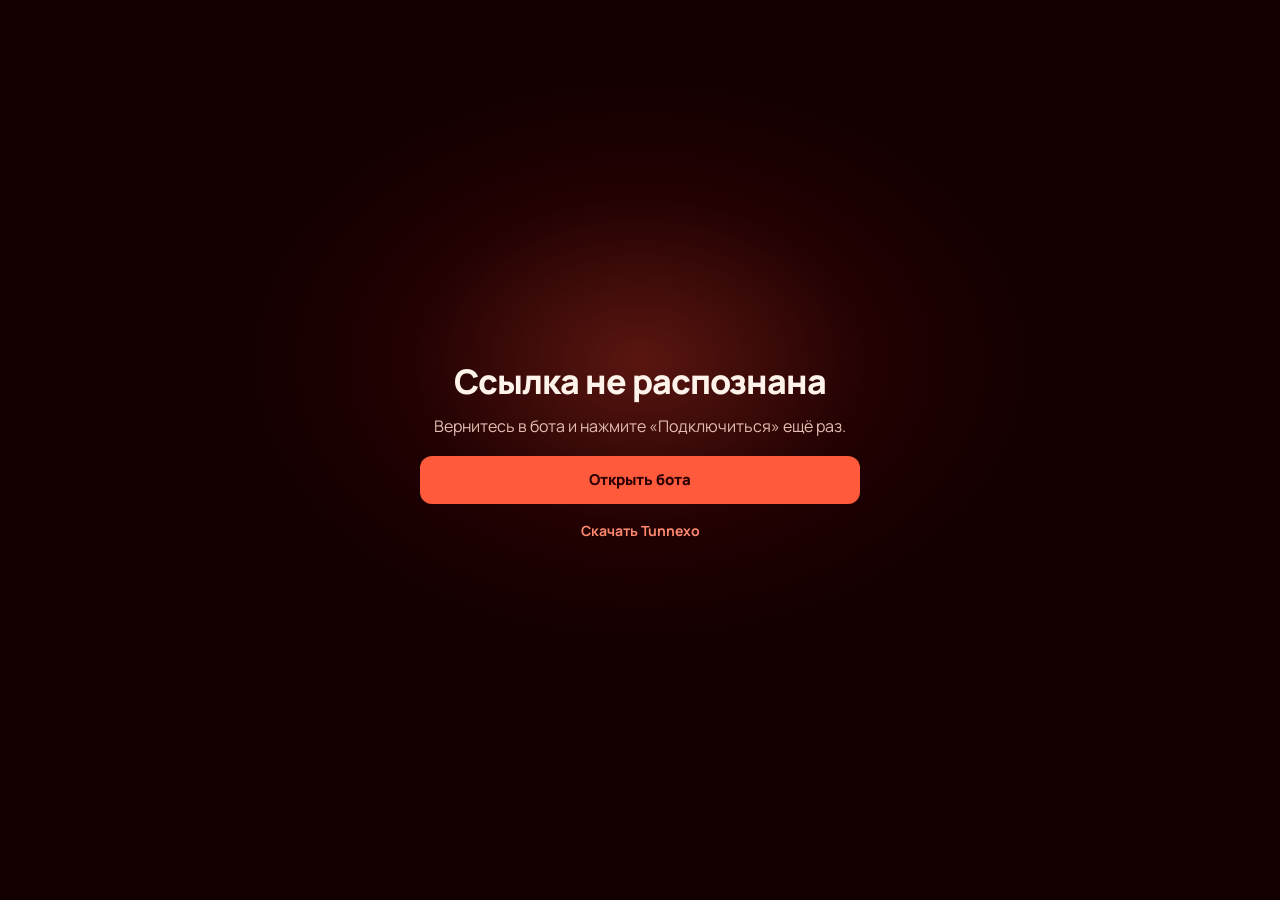
<file: site/open.html>
<!doctype html>
<html lang="ru">
<head>
<meta charset="utf-8">
<meta name="viewport" content="width=device-width, initial-scale=1, viewport-fit=cover">
<meta name="robots" content="noindex">
<meta name="referrer" content="no-referrer">
<title>Открываем Tunnexo</title>
<meta name="theme-color" content="#1A0001">
<link rel="icon" href="favicon.ico" sizes="any">
<link rel="preconnect" href="https://fonts.googleapis.com">
<link rel="preconnect" href="https://fonts.gstatic.com" crossorigin>
<link href="https://fonts.googleapis.com/css2?family=Jost:wght@500;600&family=Manrope:wght@400;500;600;700;800&display=swap" rel="stylesheet">
<link rel="stylesheet" href="assets/style.css">
<style>
  /* Redirect page: the bot sends people here with the app link in the #hash
     (never sent to the server). We open the app and offer manual fallbacks. */
  .open{min-height:100vh;display:flex;align-items:center;justify-content:center;padding:40px max(20px,env(safe-area-inset-right,0px)) 40px max(20px,env(safe-area-inset-left,0px));
    background:radial-gradient(420px 300px at 50% 40%,#5A1610 0%,#220102 55%,#120001 100%)}
  .box{max-width:440px;width:100%;text-align:center;display:flex;flex-direction:column;align-items:center;gap:16px}
  .box h1{font-size:clamp(26px,6vw,34px);margin:6px 0 0}
  .box p{margin:0;color:var(--text2)}
  .box .btn{width:100%}
  .spin{width:96px;height:96px;position:relative}
  .spin i{position:absolute;inset:0;border-radius:50%;border:2px solid rgba(255,90,60,.7);animation:zoomout 1.8s cubic-bezier(.2,.6,.3,1) infinite;opacity:0}
  .spin i:nth-child(2){animation-delay:.6s}.spin i:nth-child(3){animation-delay:1.2s}
  .spin svg{position:absolute;left:24px;top:24px}
  @keyframes zoomout{0%{transform:scale(.5);opacity:.9}100%{transform:scale(1.6);opacity:0}}
  .small{font-size:14px;color:var(--muted)}
  .err{display:none}
  .noapp{display:none;width:100%;flex-direction:column;gap:12px;padding:16px 18px;box-sizing:border-box;text-align:left;
    background:rgba(51,10,10,.72);border:1px solid #6A2418;border-radius:16px}
  .noapp b{font-size:16px}
  .noapp ol{margin:0;padding-left:20px;color:var(--text2);line-height:1.5}
  .missing .noapp{display:flex}
  .missing .spin,.missing #hasnot{display:none}
  .bad .ok{display:none}.bad .err{display:flex}
  @media (prefers-reduced-motion:reduce){.spin i{animation:none;opacity:.3}}
</style>
</head>
<body>
<main class="open">
  <div class="box ok">
    <div class="spin" aria-hidden="true"><i></i><i></i><i></i>
      <svg width="48" height="48" viewBox="0 0 48 48" fill="none"><path d="M39.56 13.1A19 19 0 1 0 39.56 34.9" stroke="#FF5A3C" stroke-width="3.6" stroke-linecap="round"/><path d="M33.19 16.29A12 12 0 1 0 33.19 31.71" stroke="#8A281B" stroke-width="3.6" stroke-linecap="round"/><circle cx="24" cy="24" r="5.5" fill="#FFE3D8"/><path d="M28 24h16" stroke="#FF5A3C" stroke-width="3.6" stroke-linecap="round"/></svg>
    </div>
    <h1 id="title">Открываем приложение…</h1>
    <p id="lead">Если ничего не произошло, нажмите кнопку ниже.</p>
    <div class="noapp" role="status">
      <b>Ничего не открылось? Значит, приложение ещё не установлено</b>
      <ol>
        <li>Скачайте и установите его — кнопка ниже.</li>
        <li>Вернитесь в бота и нажмите «Подключиться» ещё раз — подписка добавится сама.</li>
      </ol>
      <a class="btn btn-primary" id="get" href="download.html">Скачать Tunnexo</a>
    </div>
    <a class="btn btn-primary" id="open" href="download.html">Открыть приложение</a>
    <button class="btn btn-ghost" id="copy" type="button">Скопировать ссылку подписки</button>
    <p class="small" id="copied" role="status"></p>
    <p class="small" id="hasnot">Приложения ещё нет? <a class="link" href="download.html">Скачать Tunnexo</a></p>
  </div>
  <div class="box err" style="flex-direction:column;align-items:center;gap:16px">
    <h1>Ссылка не распознана</h1>
    <p>Вернитесь в бота и нажмите «Подключиться» ещё раз.</p>
    <a class="btn btn-primary" href="https://t.me/tunnexo_vpn_bot" rel="noopener">Открыть бота</a>
    <p class="small"><a class="link" href="download.html">Скачать Tunnexo</a></p>
  </div>
</main>
<script>
(function () {
  var ALLOWED = ['tunnexo', 'happ', 'flclashx', 'flclash', 'clash'];
  var NAMES = { tunnexo: 'Tunnexo', happ: 'Happ', flclashx: 'FlClashX', flclash: 'FlClash', clash: 'приложение' };
  var raw = (location.hash || '').slice(1);
  // Drop the link from the address bar and history right away.
  try { history.replaceState(null, '', location.pathname); } catch (e) {}
  var link = '';
  try { link = decodeURIComponent(raw); } catch (e) { link = ''; }
  var m = /^([a-z][a-z0-9+.-]*):\/\//i.exec(link);
  var scheme = m ? m[1].toLowerCase() : '';
  if (!link || ALLOWED.indexOf(scheme) === -1) {
    document.body.classList.add('bad');
    return;
  }
  document.getElementById('title').textContent = 'Открываем ' + NAMES[scheme] + '…';
  var open = document.getElementById('open');
  open.href = link;
  open.textContent = 'Открыть ' + NAMES[scheme];

  // The subscription URL itself, for adding it by hand.
  var sub = '';
  try {
    var q = link.indexOf('url=');
    if (q !== -1) sub = decodeURIComponent(link.slice(q + 4).split('&')[0]);
    else { var p = link.replace(/^[a-z0-9+.-]+:\/\/(add\/|import\/)?/i, ''); if (/^https?:\/\//i.test(p)) sub = p; }
  } catch (e) {}
  var copyBtn = document.getElementById('copy');
  var out = document.getElementById('copied');
  if (!/^https?:\/\//i.test(sub)) { copyBtn.style.display = 'none'; }
  copyBtn.addEventListener('click', function () {
    function done() { out.textContent = 'Ссылка скопирована. В приложении: «Добавить профиль» → «URL» → вставьте.'; }
    try {
      navigator.clipboard.writeText(sub).then(done, function () { window.prompt('Скопируйте ссылку:', sub); });
    } catch (e) { window.prompt('Скопируйте ссылку:', sub); }
  });

  var ua = navigator.userAgent || '';
  var isAndroid = /Android/i.test(ua);
  var isWindows = /Windows/i.test(ua);
  var get = document.getElementById('get');
  get.href = isAndroid ? 'get/android.html' : isWindows ? 'get/windows.html' : 'download.html';
  if (scheme !== 'tunnexo') {
    get.href = 'download.html';
    get.textContent = 'Скачать приложение';
  }

  // Android + our app: an intent link lets Chrome send people straight to the
  // download page when Tunnexo isn't installed.
  var target = link;
  if (isAndroid && scheme === 'tunnexo') {
    var rest = link.replace(/^tunnexo:\/\//i, '');
    target = 'intent://' + rest + '#Intent;scheme=tunnexo;package=com.tunnexo.vpn;S.browser_fallback_url=' +
      encodeURIComponent('https://tunnexo.com/get/android.html') + ';end';
    open.href = target;
  }

  // If the page is still in front a couple of seconds later, the app most
  // likely isn't installed: bring the download option forward.
  var left = false;
  function gone() { left = true; }
  window.addEventListener('blur', gone);
  window.addEventListener('pagehide', gone);
  document.addEventListener('visibilitychange', function () { if (document.hidden) gone(); });
  setTimeout(function () {
    if (left) return;
    document.body.classList.add('missing');
    document.getElementById('title').textContent = 'Приложение не открылось';
    document.getElementById('lead').style.display = 'none';
    open.className = 'btn btn-ghost';
    open.textContent = 'Уже установлено — открыть ещё раз';
  }, 3500);

  setTimeout(function () { location.href = target; }, 250);
})();
</script>
</body>
</html>
</file>
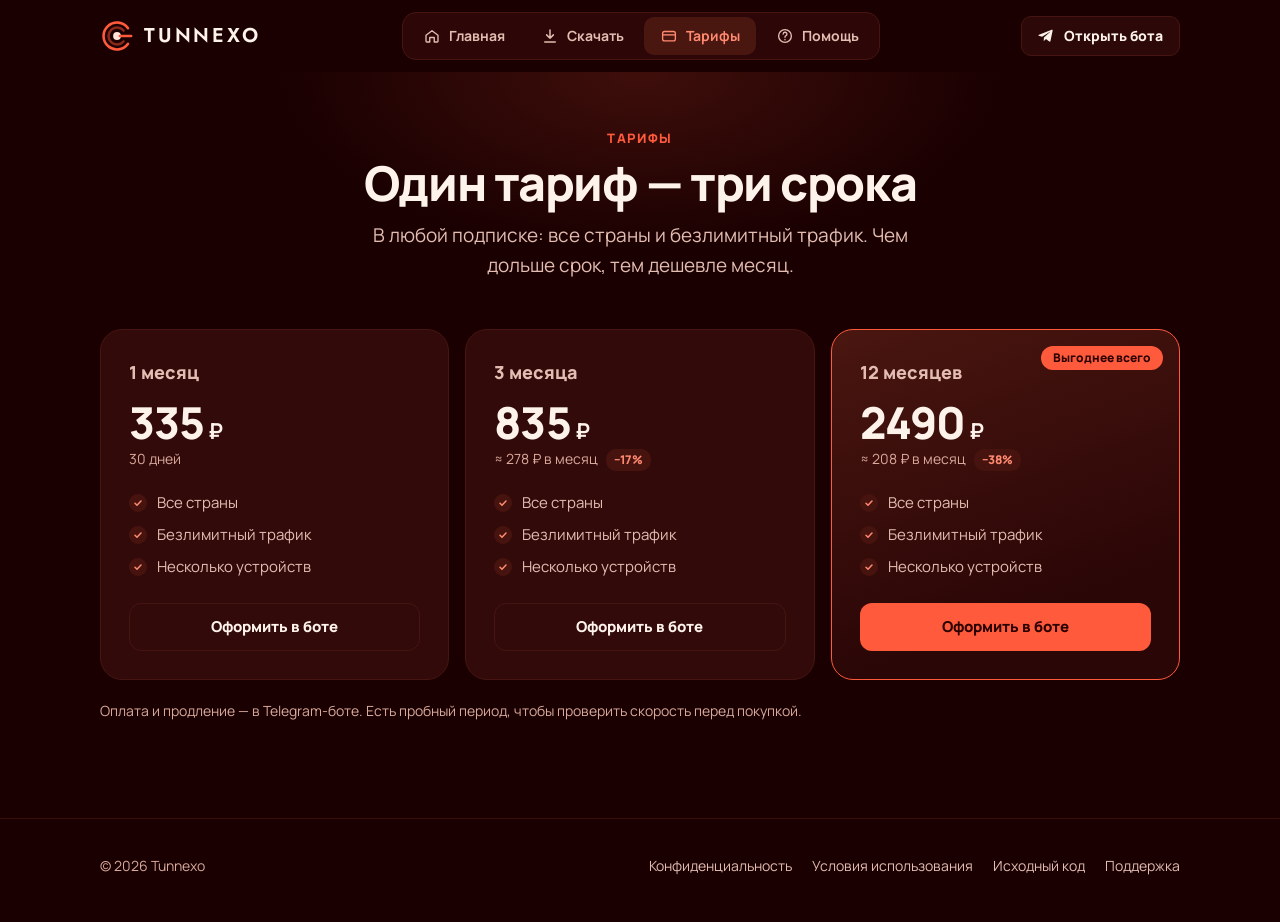
<file: site/pricing.html>
<!doctype html>
<html lang="ru">
<head>
<meta charset="utf-8">
<meta name="viewport" content="width=device-width, initial-scale=1, viewport-fit=cover">
<title>Тарифы Tunnexo</title>
<meta name="description" content="Подписка Tunnexo: 1, 3 или 12 месяцев. Все страны и безлимитный трафик.">
<meta name="theme-color" content="#1A0001">
<link rel="icon" href="favicon.ico" sizes="any">
<link rel="icon" type="image/png" href="assets/favicon.png">
<link rel="apple-touch-icon" href="assets/apple-touch-icon.png">
<meta property="og:type" content="website">
<meta property="og:title" content="Тарифы Tunnexo">
<meta property="og:description" content="Подписка Tunnexo: 1, 3 или 12 месяцев. Все страны и безлимитный трафик.">
<meta property="og:image" content="https://tunnexo.com/assets/apple-touch-icon.png">
<link rel="preconnect" href="https://fonts.googleapis.com">
<link rel="preconnect" href="https://fonts.gstatic.com" crossorigin>
<link href="https://fonts.googleapis.com/css2?family=Jost:wght@500;600&family=Manrope:wght@400;500;600;700;800&display=swap" rel="stylesheet">
<link rel="stylesheet" href="assets/style.css">
<script>document.documentElement.className='js'</script>
</head>
<body>
<header>
  <div class="wrap nav">
    <a class="brand" href="./" aria-label="Tunnexo — на главную"><svg width="34" height="34" viewBox="0 0 48 48" fill="none" aria-hidden="true"><path d="M39.56 13.1A19 19 0 1 0 39.56 34.9" stroke="#FF5A3C" stroke-width="3.6" stroke-linecap="round"/><path d="M33.19 16.29A12 12 0 1 0 33.19 31.71" stroke="#8A281B" stroke-width="3.6" stroke-linecap="round"/><circle cx="24" cy="24" r="5.5" fill="#FFE3D8"/><path d="M28 24h16" stroke="#FF5A3C" stroke-width="3.6" stroke-linecap="round"/></svg><span>TUNNEXO</span></a>
    <nav class="tabs" aria-label="Разделы"><a href="./"><svg width="18" height="18" viewBox="0 0 24 24" fill="none" aria-hidden="true"><path d="M4 11l8-6 8 6v8a1 1 0 0 1-1 1h-4v-6H9v6H5a1 1 0 0 1-1-1z" stroke="currentColor" stroke-width="1.8" stroke-linejoin="round"/></svg>Главная</a><a href="download.html"><svg width="18" height="18" viewBox="0 0 24 24" fill="none" aria-hidden="true"><path d="M12 4v11m0 0-4.5-4.5M12 15l4.5-4.5M5 20h14" stroke="currentColor" stroke-width="2" stroke-linecap="round" stroke-linejoin="round"/></svg>Скачать</a><a href="pricing.html" aria-current="page"><svg width="18" height="18" viewBox="0 0 24 24" fill="none" aria-hidden="true"><rect x="3.5" y="6" width="17" height="12.5" rx="2.5" stroke="currentColor" stroke-width="1.8"/><path d="M3.5 10.5h17" stroke="currentColor" stroke-width="1.8"/></svg>Тарифы</a><a href="help.html"><svg width="18" height="18" viewBox="0 0 24 24" fill="none" aria-hidden="true"><circle cx="12" cy="12" r="8.5" stroke="currentColor" stroke-width="1.8"/><path d="M9.6 9.5a2.5 2.5 0 1 1 3.4 2.3c-.6.3-1 .8-1 1.5v.4M12 16.6v.4" stroke="currentColor" stroke-width="1.8" stroke-linecap="round"/></svg>Помощь</a></nav>
    <div class="nav-right"><a class="btn btn-ghost btn-sm" href="https://t.me/tunnexo_vpn_bot" rel="noopener"><svg width="16" height="16" viewBox="0 0 24 24" fill="currentColor" aria-hidden="true"><path d="M21.9 4.3 18.7 19.4c-.2 1-.9 1.3-1.8.8l-4.9-3.6-2.4 2.3c-.3.3-.5.5-1 .5l.3-5 9.2-8.3c.4-.4-.1-.6-.6-.2L6.1 13.1 1.3 11.6c-1-.3-1.1-1 .2-1.5L20.6 2.8c.9-.3 1.6.2 1.3 1.5z"/></svg>Открыть бота</a></div>
  </div>
</header>

<main>
  <div class="page-head"><div class="wrap"><p class="kicker">Тарифы</p><h1>Один тариф — три срока</h1><p class="lead">В любой подписке: все страны и безлимитный трафик. Чем дольше срок, тем дешевле месяц.</p></div></div>
  <div class="page"><div class="wrap">
      <div class="plans">
        <div class="plan">
          <h3>1 месяц</h3>
          <div class="price">335<span>₽</span></div>
          <div class="per">30 дней</div>
          <ul><li>Все страны</li><li>Безлимитный трафик</li><li>Несколько устройств</li></ul>
          <a class="btn btn-ghost" href="https://t.me/tunnexo_vpn_bot" rel="noopener">Оформить в боте</a>
        </div>
        <div class="plan">
          <h3>3 месяца</h3>
          <div class="price">835<span>₽</span></div>
          <div class="per">≈ 278 ₽ в месяц<span class="save">−17%</span></div>
          <ul><li>Все страны</li><li>Безлимитный трафик</li><li>Несколько устройств</li></ul>
          <a class="btn btn-ghost" href="https://t.me/tunnexo_vpn_bot" rel="noopener">Оформить в боте</a>
        </div>
        <div class="plan best">
          <span class="ribbon">Выгоднее всего</span>
          <h3>12 месяцев</h3>
          <div class="price">2490<span>₽</span></div>
          <div class="per">≈ 208 ₽ в месяц<span class="save">−38%</span></div>
          <ul><li>Все страны</li><li>Безлимитный трафик</li><li>Несколько устройств</li></ul>
          <a class="btn btn-primary" href="https://t.me/tunnexo_vpn_bot" rel="noopener">Оформить в боте</a>
        </div>
      </div>
      <p class="plans-note">Оплата и продление — в Telegram-боте. Есть пробный период, чтобы проверить скорость перед покупкой.</p>
  </div></div>

</main>

<footer>
  <div class="wrap foot">
    <span>© <span data-year>2026</span> Tunnexo</span>
    <nav aria-label="Документы">
      <a href="privacy.html">Конфиденциальность</a>
      <a href="terms.html">Условия использования</a>
      <a href="https://github.com/borov-tech/tunnexo-app" rel="noopener">Исходный код</a>
      <a href="https://t.me/tunnexo_vpn_bot" rel="noopener">Поддержка</a>
    </nav>
  </div>
</footer>

<nav class="tabbar" aria-label="Разделы"><a href="./"><svg width="18" height="18" viewBox="0 0 24 24" fill="none" aria-hidden="true"><path d="M4 11l8-6 8 6v8a1 1 0 0 1-1 1h-4v-6H9v6H5a1 1 0 0 1-1-1z" stroke="currentColor" stroke-width="1.8" stroke-linejoin="round"/></svg>Главная</a><a href="download.html"><svg width="18" height="18" viewBox="0 0 24 24" fill="none" aria-hidden="true"><path d="M12 4v11m0 0-4.5-4.5M12 15l4.5-4.5M5 20h14" stroke="currentColor" stroke-width="2" stroke-linecap="round" stroke-linejoin="round"/></svg>Скачать</a><a href="pricing.html" aria-current="page"><svg width="18" height="18" viewBox="0 0 24 24" fill="none" aria-hidden="true"><rect x="3.5" y="6" width="17" height="12.5" rx="2.5" stroke="currentColor" stroke-width="1.8"/><path d="M3.5 10.5h17" stroke="currentColor" stroke-width="1.8"/></svg>Тарифы</a><a href="help.html"><svg width="18" height="18" viewBox="0 0 24 24" fill="none" aria-hidden="true"><circle cx="12" cy="12" r="8.5" stroke="currentColor" stroke-width="1.8"/><path d="M9.6 9.5a2.5 2.5 0 1 1 3.4 2.3c-.6.3-1 .8-1 1.5v.4M12 16.6v.4" stroke="currentColor" stroke-width="1.8" stroke-linecap="round"/></svg>Помощь</a></nav>
<script>
try { document.querySelectorAll('[data-year]').forEach(function (e) { e.textContent = new Date().getFullYear(); }); } catch (e) {}

</script>
</body>
</html>
</file>
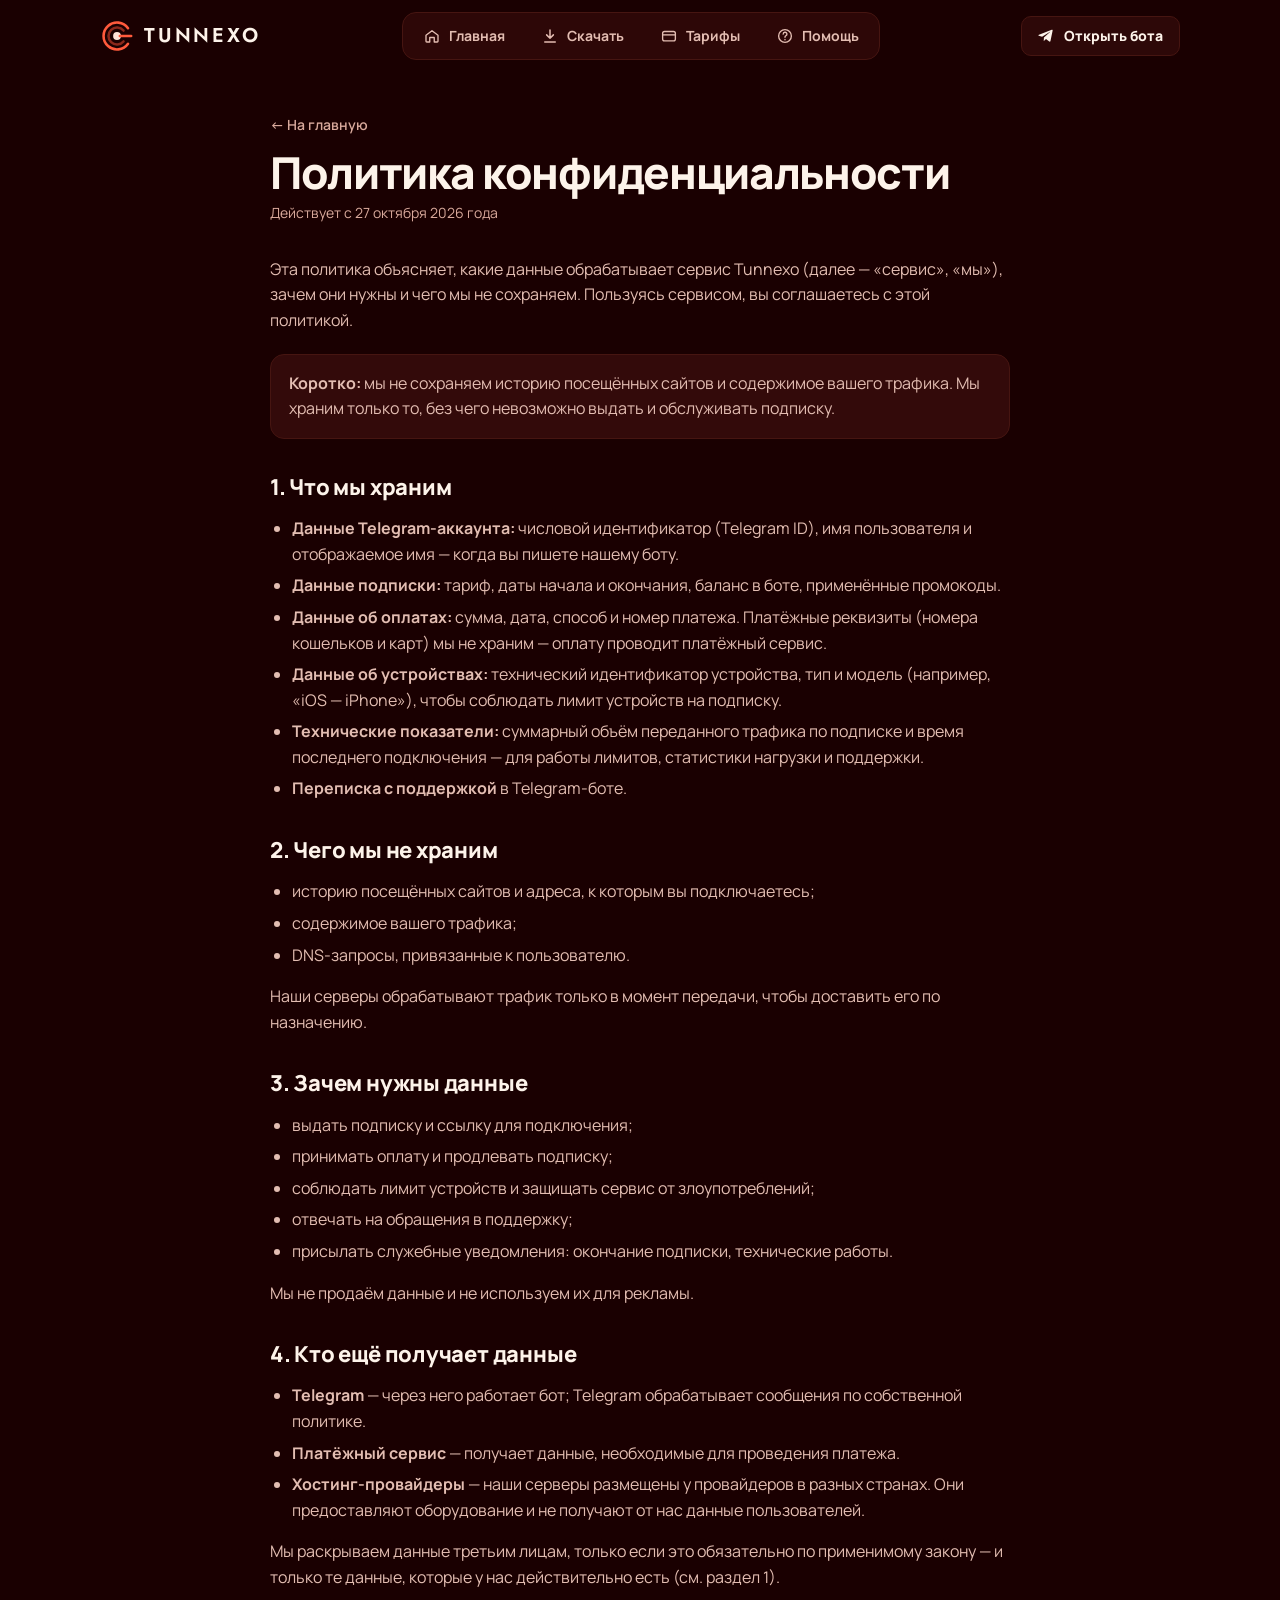
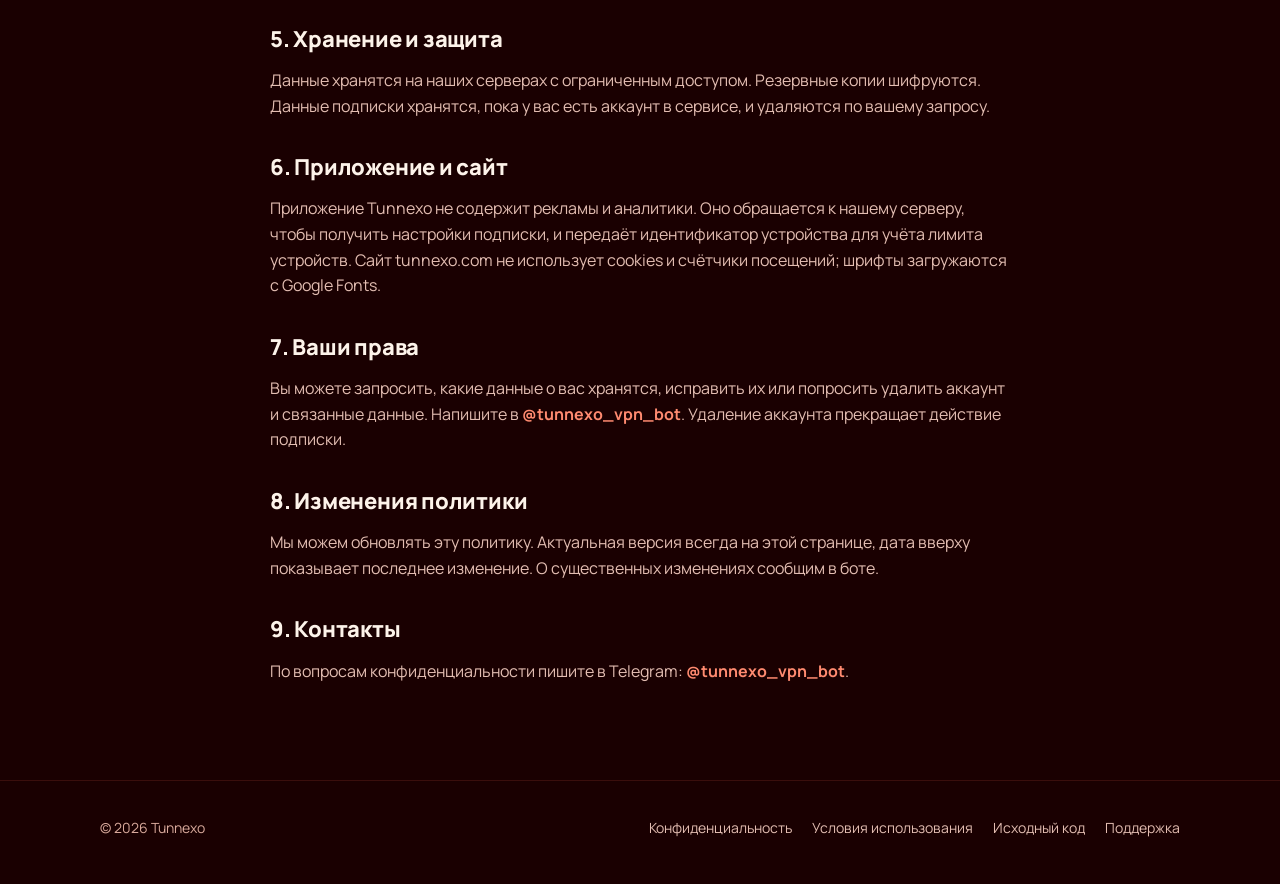
<file: site/privacy.html>
<!doctype html>
<html lang="ru">
<head>
<meta charset="utf-8">
<meta name="viewport" content="width=device-width, initial-scale=1">
<title>Политика конфиденциальности — Tunnexo</title>
<meta name="description" content="Какие данные обрабатывает сервис Tunnexo и какие не сохраняет.">
<meta name="theme-color" content="#1A0001">
<link rel="icon" href="favicon.ico" sizes="any">
<link rel="icon" type="image/png" href="assets/favicon.png">
<link rel="preconnect" href="https://fonts.googleapis.com">
<link rel="preconnect" href="https://fonts.gstatic.com" crossorigin>
<link href="https://fonts.googleapis.com/css2?family=Jost:wght@500;600&family=Manrope:wght@400;500;600;700;800&display=swap" rel="stylesheet">
<link rel="stylesheet" href="assets/style.css">
</head>
<body>
<header>
  <div class="wrap nav">
    <a class="brand" href="./" aria-label="Tunnexo — на главную"><svg width="34" height="34" viewBox="0 0 48 48" fill="none" aria-hidden="true"><path d="M39.56 13.1A19 19 0 1 0 39.56 34.9" stroke="#FF5A3C" stroke-width="3.6" stroke-linecap="round"/><path d="M33.19 16.29A12 12 0 1 0 33.19 31.71" stroke="#8A281B" stroke-width="3.6" stroke-linecap="round"/><circle cx="24" cy="24" r="5.5" fill="#FFE3D8"/><path d="M28 24h16" stroke="#FF5A3C" stroke-width="3.6" stroke-linecap="round"/></svg><span>TUNNEXO</span></a>
    <nav class="tabs" aria-label="Разделы"><a href="./"><svg width="18" height="18" viewBox="0 0 24 24" fill="none" aria-hidden="true"><path d="M4 11l8-6 8 6v8a1 1 0 0 1-1 1h-4v-6H9v6H5a1 1 0 0 1-1-1z" stroke="currentColor" stroke-width="1.8" stroke-linejoin="round"/></svg>Главная</a><a href="download.html"><svg width="18" height="18" viewBox="0 0 24 24" fill="none" aria-hidden="true"><path d="M12 4v11m0 0-4.5-4.5M12 15l4.5-4.5M5 20h14" stroke="currentColor" stroke-width="2" stroke-linecap="round" stroke-linejoin="round"/></svg>Скачать</a><a href="pricing.html"><svg width="18" height="18" viewBox="0 0 24 24" fill="none" aria-hidden="true"><rect x="3.5" y="6" width="17" height="12.5" rx="2.5" stroke="currentColor" stroke-width="1.8"/><path d="M3.5 10.5h17" stroke="currentColor" stroke-width="1.8"/></svg>Тарифы</a><a href="help.html"><svg width="18" height="18" viewBox="0 0 24 24" fill="none" aria-hidden="true"><circle cx="12" cy="12" r="8.5" stroke="currentColor" stroke-width="1.8"/><path d="M9.6 9.5a2.5 2.5 0 1 1 3.4 2.3c-.6.3-1 .8-1 1.5v.4M12 16.6v.4" stroke="currentColor" stroke-width="1.8" stroke-linecap="round"/></svg>Помощь</a></nav>
    <div class="nav-right"><a class="btn btn-ghost btn-sm" href="https://t.me/tunnexo_vpn_bot" rel="noopener"><svg width="16" height="16" viewBox="0 0 24 24" fill="currentColor" aria-hidden="true"><path d="M21.9 4.3 18.7 19.4c-.2 1-.9 1.3-1.8.8l-4.9-3.6-2.4 2.3c-.3.3-.5.5-1 .5l.3-5 9.2-8.3c.4-.4-.1-.6-.6-.2L6.1 13.1 1.3 11.6c-1-.3-1.1-1 .2-1.5L20.6 2.8c.9-.3 1.6.2 1.3 1.5z"/></svg>Открыть бота</a></div>
  </div>
</header>

<main class="doc">
  <a class="back" href="./">← На главную</a>
  <h1>Политика конфиденциальности</h1>
  <p class="updated">Действует с 27 октября 2026 года</p>

  <p>Эта политика объясняет, какие данные обрабатывает сервис Tunnexo (далее — «сервис», «мы»), зачем они нужны и чего мы не сохраняем. Пользуясь сервисом, вы соглашаетесь с этой политикой.</p>

  <div class="callout"><p><b>Коротко:</b> мы не сохраняем историю посещённых сайтов и содержимое вашего трафика. Мы храним только то, без чего невозможно выдать и обслуживать подписку.</p></div>

  <h2>1. Что мы храним</h2>
  <ul>
    <li><b>Данные Telegram-аккаунта:</b> числовой идентификатор (Telegram ID), имя пользователя и отображаемое имя — когда вы пишете нашему боту.</li>
    <li><b>Данные подписки:</b> тариф, даты начала и окончания, баланс в боте, применённые промокоды.</li>
    <li><b>Данные об оплатах:</b> сумма, дата, способ и номер платежа. Платёжные реквизиты (номера кошельков и карт) мы не храним — оплату проводит платёжный сервис.</li>
    <li><b>Данные об устройствах:</b> технический идентификатор устройства, тип и модель (например, «iOS — iPhone»), чтобы соблюдать лимит устройств на подписку.</li>
    <li><b>Технические показатели:</b> суммарный объём переданного трафика по подписке и время последнего подключения — для работы лимитов, статистики нагрузки и поддержки.</li>
    <li><b>Переписка с поддержкой</b> в Telegram-боте.</li>
  </ul>

  <h2>2. Чего мы не храним</h2>
  <ul>
    <li>историю посещённых сайтов и адреса, к которым вы подключаетесь;</li>
    <li>содержимое вашего трафика;</li>
    <li>DNS-запросы, привязанные к пользователю.</li>
  </ul>
  <p>Наши серверы обрабатывают трафик только в момент передачи, чтобы доставить его по назначению.</p>

  <h2>3. Зачем нужны данные</h2>
  <ul>
    <li>выдать подписку и ссылку для подключения;</li>
    <li>принимать оплату и продлевать подписку;</li>
    <li>соблюдать лимит устройств и защищать сервис от злоупотреблений;</li>
    <li>отвечать на обращения в поддержку;</li>
    <li>присылать служебные уведомления: окончание подписки, технические работы.</li>
  </ul>
  <p>Мы не продаём данные и не используем их для рекламы.</p>

  <h2>4. Кто ещё получает данные</h2>
  <ul>
    <li><b>Telegram</b> — через него работает бот; Telegram обрабатывает сообщения по собственной политике.</li>
    <li><b>Платёжный сервис</b> — получает данные, необходимые для проведения платежа.</li>
    <li><b>Хостинг-провайдеры</b> — наши серверы размещены у провайдеров в разных странах. Они предоставляют оборудование и не получают от нас данные пользователей.</li>
  </ul>
  <p>Мы раскрываем данные третьим лицам, только если это обязательно по применимому закону — и только те данные, которые у нас действительно есть (см. раздел 1).</p>

  <h2>5. Хранение и защита</h2>
  <p>Данные хранятся на наших серверах с ограниченным доступом. Резервные копии шифруются. Данные подписки хранятся, пока у вас есть аккаунт в сервисе, и удаляются по вашему запросу.</p>

  <h2>6. Приложение и сайт</h2>
  <p>Приложение Tunnexo не содержит рекламы и аналитики. Оно обращается к нашему серверу, чтобы получить настройки подписки, и передаёт идентификатор устройства для учёта лимита устройств. Сайт tunnexo.com не использует cookies и счётчики посещений; шрифты загружаются с Google Fonts.</p>

  <h2>7. Ваши права</h2>
  <p>Вы можете запросить, какие данные о вас хранятся, исправить их или попросить удалить аккаунт и связанные данные. Напишите в <a class="link" href="https://t.me/tunnexo_vpn_bot" rel="noopener">@tunnexo_vpn_bot</a>. Удаление аккаунта прекращает действие подписки.</p>

  <h2>8. Изменения политики</h2>
  <p>Мы можем обновлять эту политику. Актуальная версия всегда на этой странице, дата вверху показывает последнее изменение. О существенных изменениях сообщим в боте.</p>

  <h2>9. Контакты</h2>
  <p>По вопросам конфиденциальности пишите в Telegram: <a class="link" href="https://t.me/tunnexo_vpn_bot" rel="noopener">@tunnexo_vpn_bot</a>.</p>
</main>

<footer>
  <div class="wrap foot">
    <span>© 2026 Tunnexo</span>
    <nav aria-label="Документы">
      <a href="privacy.html">Конфиденциальность</a>
      <a href="terms.html">Условия использования</a>
      <a href="https://github.com/borov-tech/tunnexo-app" rel="noopener">Исходный код</a>
      <a href="https://t.me/tunnexo_vpn_bot" rel="noopener">Поддержка</a>
    </nav>
  </div>
</footer>
<nav class="tabbar" aria-label="Разделы"><a href="./"><svg width="18" height="18" viewBox="0 0 24 24" fill="none" aria-hidden="true"><path d="M4 11l8-6 8 6v8a1 1 0 0 1-1 1h-4v-6H9v6H5a1 1 0 0 1-1-1z" stroke="currentColor" stroke-width="1.8" stroke-linejoin="round"/></svg>Главная</a><a href="download.html"><svg width="18" height="18" viewBox="0 0 24 24" fill="none" aria-hidden="true"><path d="M12 4v11m0 0-4.5-4.5M12 15l4.5-4.5M5 20h14" stroke="currentColor" stroke-width="2" stroke-linecap="round" stroke-linejoin="round"/></svg>Скачать</a><a href="pricing.html"><svg width="18" height="18" viewBox="0 0 24 24" fill="none" aria-hidden="true"><rect x="3.5" y="6" width="17" height="12.5" rx="2.5" stroke="currentColor" stroke-width="1.8"/><path d="M3.5 10.5h17" stroke="currentColor" stroke-width="1.8"/></svg>Тарифы</a><a href="help.html"><svg width="18" height="18" viewBox="0 0 24 24" fill="none" aria-hidden="true"><circle cx="12" cy="12" r="8.5" stroke="currentColor" stroke-width="1.8"/><path d="M9.6 9.5a2.5 2.5 0 1 1 3.4 2.3c-.6.3-1 .8-1 1.5v.4M12 16.6v.4" stroke="currentColor" stroke-width="1.8" stroke-linecap="round"/></svg>Помощь</a></nav>
</body>
</html>
</file>
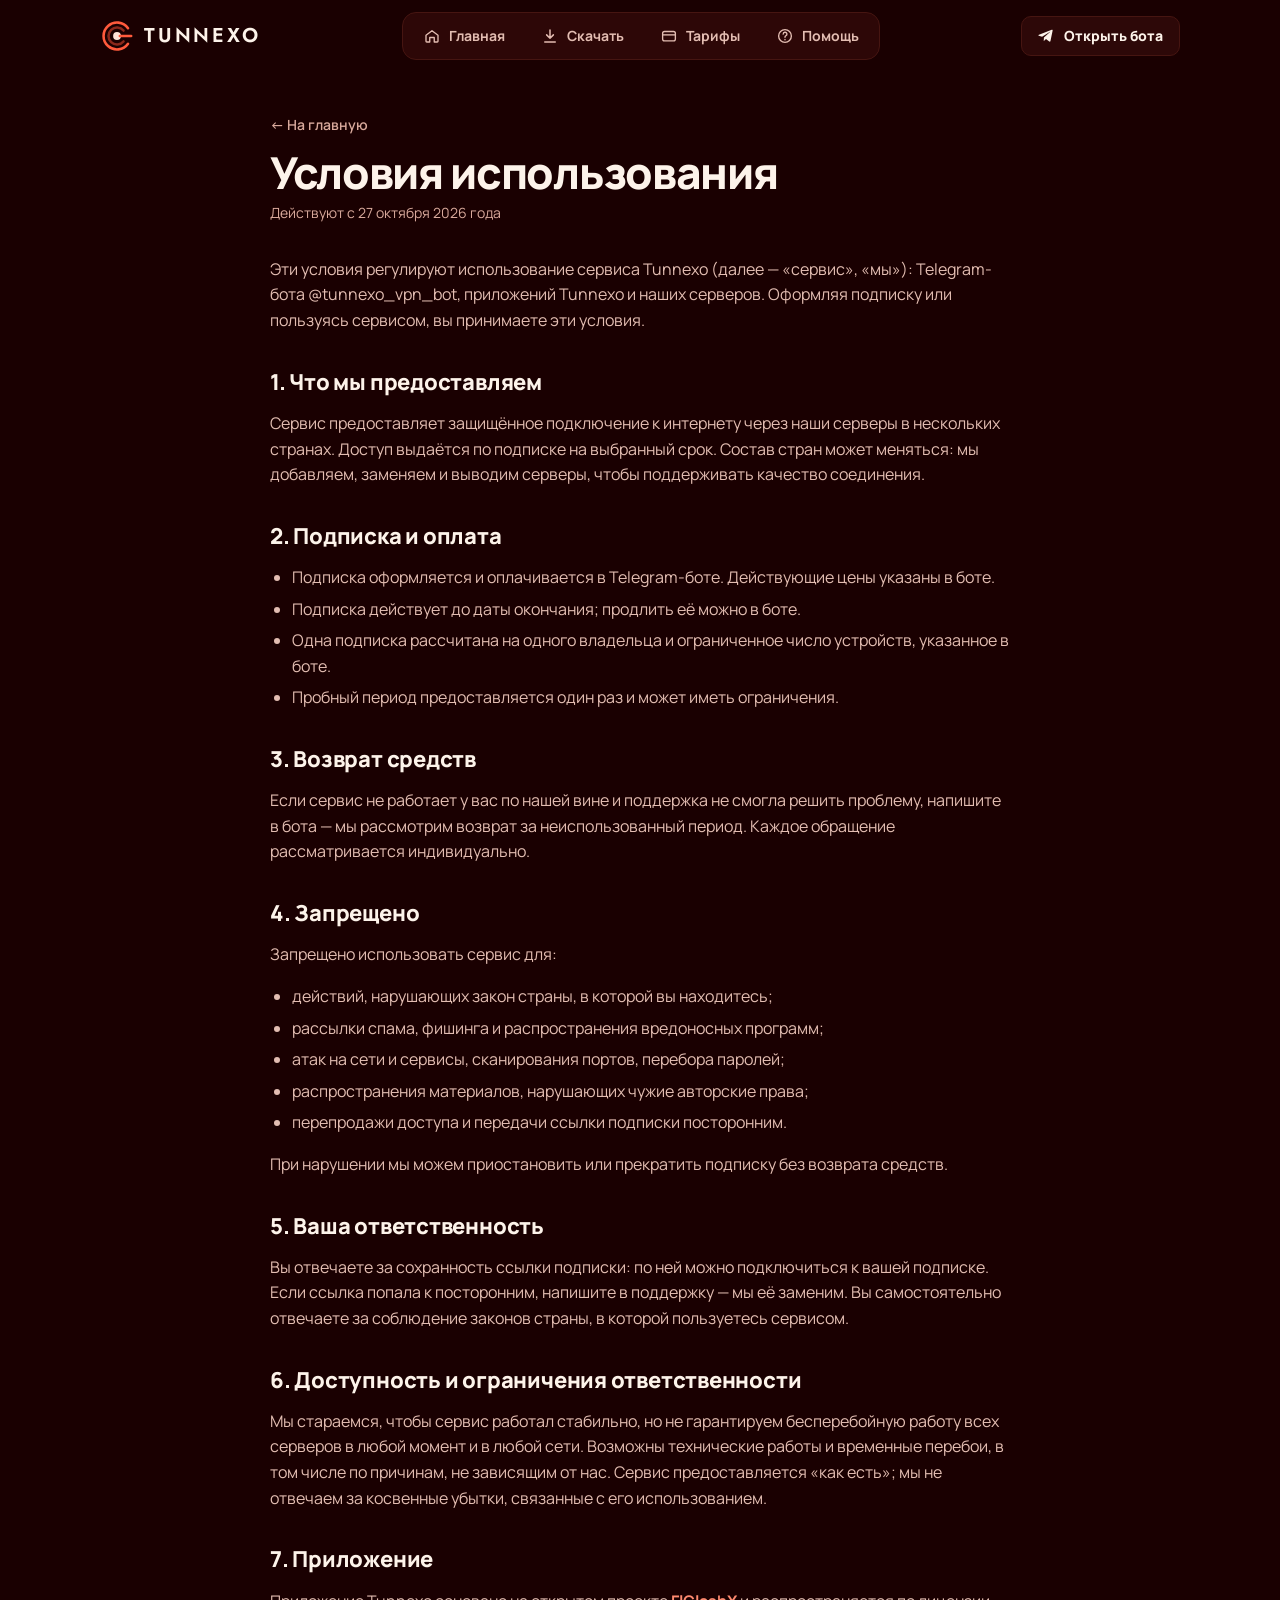
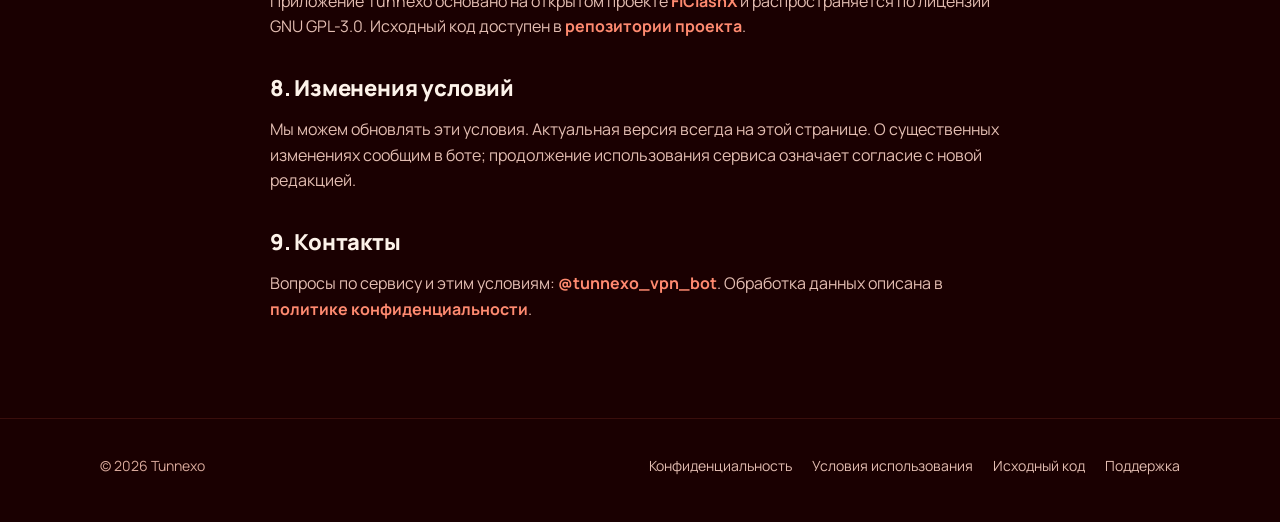
<file: site/terms.html>
<!doctype html>
<html lang="ru">
<head>
<meta charset="utf-8">
<meta name="viewport" content="width=device-width, initial-scale=1">
<title>Условия использования — Tunnexo</title>
<meta name="description" content="Условия использования сервиса Tunnexo.">
<meta name="theme-color" content="#1A0001">
<link rel="icon" href="favicon.ico" sizes="any">
<link rel="icon" type="image/png" href="assets/favicon.png">
<link rel="preconnect" href="https://fonts.googleapis.com">
<link rel="preconnect" href="https://fonts.gstatic.com" crossorigin>
<link href="https://fonts.googleapis.com/css2?family=Jost:wght@500;600&family=Manrope:wght@400;500;600;700;800&display=swap" rel="stylesheet">
<link rel="stylesheet" href="assets/style.css">
</head>
<body>
<header>
  <div class="wrap nav">
    <a class="brand" href="./" aria-label="Tunnexo — на главную"><svg width="34" height="34" viewBox="0 0 48 48" fill="none" aria-hidden="true"><path d="M39.56 13.1A19 19 0 1 0 39.56 34.9" stroke="#FF5A3C" stroke-width="3.6" stroke-linecap="round"/><path d="M33.19 16.29A12 12 0 1 0 33.19 31.71" stroke="#8A281B" stroke-width="3.6" stroke-linecap="round"/><circle cx="24" cy="24" r="5.5" fill="#FFE3D8"/><path d="M28 24h16" stroke="#FF5A3C" stroke-width="3.6" stroke-linecap="round"/></svg><span>TUNNEXO</span></a>
    <nav class="tabs" aria-label="Разделы"><a href="./"><svg width="18" height="18" viewBox="0 0 24 24" fill="none" aria-hidden="true"><path d="M4 11l8-6 8 6v8a1 1 0 0 1-1 1h-4v-6H9v6H5a1 1 0 0 1-1-1z" stroke="currentColor" stroke-width="1.8" stroke-linejoin="round"/></svg>Главная</a><a href="download.html"><svg width="18" height="18" viewBox="0 0 24 24" fill="none" aria-hidden="true"><path d="M12 4v11m0 0-4.5-4.5M12 15l4.5-4.5M5 20h14" stroke="currentColor" stroke-width="2" stroke-linecap="round" stroke-linejoin="round"/></svg>Скачать</a><a href="pricing.html"><svg width="18" height="18" viewBox="0 0 24 24" fill="none" aria-hidden="true"><rect x="3.5" y="6" width="17" height="12.5" rx="2.5" stroke="currentColor" stroke-width="1.8"/><path d="M3.5 10.5h17" stroke="currentColor" stroke-width="1.8"/></svg>Тарифы</a><a href="help.html"><svg width="18" height="18" viewBox="0 0 24 24" fill="none" aria-hidden="true"><circle cx="12" cy="12" r="8.5" stroke="currentColor" stroke-width="1.8"/><path d="M9.6 9.5a2.5 2.5 0 1 1 3.4 2.3c-.6.3-1 .8-1 1.5v.4M12 16.6v.4" stroke="currentColor" stroke-width="1.8" stroke-linecap="round"/></svg>Помощь</a></nav>
    <div class="nav-right"><a class="btn btn-ghost btn-sm" href="https://t.me/tunnexo_vpn_bot" rel="noopener"><svg width="16" height="16" viewBox="0 0 24 24" fill="currentColor" aria-hidden="true"><path d="M21.9 4.3 18.7 19.4c-.2 1-.9 1.3-1.8.8l-4.9-3.6-2.4 2.3c-.3.3-.5.5-1 .5l.3-5 9.2-8.3c.4-.4-.1-.6-.6-.2L6.1 13.1 1.3 11.6c-1-.3-1.1-1 .2-1.5L20.6 2.8c.9-.3 1.6.2 1.3 1.5z"/></svg>Открыть бота</a></div>
  </div>
</header>

<main class="doc">
  <a class="back" href="./">← На главную</a>
  <h1>Условия использования</h1>
  <p class="updated">Действуют с 27 октября 2026 года</p>

  <p>Эти условия регулируют использование сервиса Tunnexo (далее — «сервис», «мы»): Telegram-бота @tunnexo_vpn_bot, приложений Tunnexo и наших серверов. Оформляя подписку или пользуясь сервисом, вы принимаете эти условия.</p>

  <h2>1. Что мы предоставляем</h2>
  <p>Сервис предоставляет защищённое подключение к интернету через наши серверы в нескольких странах. Доступ выдаётся по подписке на выбранный срок. Состав стран может меняться: мы добавляем, заменяем и выводим серверы, чтобы поддерживать качество соединения.</p>

  <h2>2. Подписка и оплата</h2>
  <ul>
    <li>Подписка оформляется и оплачивается в Telegram-боте. Действующие цены указаны в боте.</li>
    <li>Подписка действует до даты окончания; продлить её можно в боте.</li>
    <li>Одна подписка рассчитана на одного владельца и ограниченное число устройств, указанное в боте.</li>
    <li>Пробный период предоставляется один раз и может иметь ограничения.</li>
  </ul>

  <h2>3. Возврат средств</h2>
  <p>Если сервис не работает у вас по нашей вине и поддержка не смогла решить проблему, напишите в бота — мы рассмотрим возврат за неиспользованный период. Каждое обращение рассматривается индивидуально.</p>

  <h2>4. Запрещено</h2>
  <p>Запрещено использовать сервис для:</p>
  <ul>
    <li>действий, нарушающих закон страны, в которой вы находитесь;</li>
    <li>рассылки спама, фишинга и распространения вредоносных программ;</li>
    <li>атак на сети и сервисы, сканирования портов, перебора паролей;</li>
    <li>распространения материалов, нарушающих чужие авторские права;</li>
    <li>перепродажи доступа и передачи ссылки подписки посторонним.</li>
  </ul>
  <p>При нарушении мы можем приостановить или прекратить подписку без возврата средств.</p>

  <h2>5. Ваша ответственность</h2>
  <p>Вы отвечаете за сохранность ссылки подписки: по ней можно подключиться к вашей подписке. Если ссылка попала к посторонним, напишите в поддержку — мы её заменим. Вы самостоятельно отвечаете за соблюдение законов страны, в которой пользуетесь сервисом.</p>

  <h2>6. Доступность и ограничения ответственности</h2>
  <p>Мы стараемся, чтобы сервис работал стабильно, но не гарантируем бесперебойную работу всех серверов в любой момент и в любой сети. Возможны технические работы и временные перебои, в том числе по причинам, не зависящим от нас. Сервис предоставляется «как есть»; мы не отвечаем за косвенные убытки, связанные с его использованием.</p>

  <h2>7. Приложение</h2>
  <p>Приложение Tunnexo основано на открытом проекте <a class="link" href="https://github.com/pluralplay/FlClashX" rel="noopener">FlClashX</a> и распространяется по лицензии GNU GPL-3.0. Исходный код доступен в <a class="link" href="https://github.com/borov-tech/tunnexo-app" rel="noopener">репозитории проекта</a>.</p>

  <h2>8. Изменения условий</h2>
  <p>Мы можем обновлять эти условия. Актуальная версия всегда на этой странице. О существенных изменениях сообщим в боте; продолжение использования сервиса означает согласие с новой редакцией.</p>

  <h2>9. Контакты</h2>
  <p>Вопросы по сервису и этим условиям: <a class="link" href="https://t.me/tunnexo_vpn_bot" rel="noopener">@tunnexo_vpn_bot</a>. Обработка данных описана в <a class="link" href="privacy.html">политике конфиденциальности</a>.</p>
</main>

<footer>
  <div class="wrap foot">
    <span>© 2026 Tunnexo</span>
    <nav aria-label="Документы">
      <a href="privacy.html">Конфиденциальность</a>
      <a href="terms.html">Условия использования</a>
      <a href="https://github.com/borov-tech/tunnexo-app" rel="noopener">Исходный код</a>
      <a href="https://t.me/tunnexo_vpn_bot" rel="noopener">Поддержка</a>
    </nav>
  </div>
</footer>
<nav class="tabbar" aria-label="Разделы"><a href="./"><svg width="18" height="18" viewBox="0 0 24 24" fill="none" aria-hidden="true"><path d="M4 11l8-6 8 6v8a1 1 0 0 1-1 1h-4v-6H9v6H5a1 1 0 0 1-1-1z" stroke="currentColor" stroke-width="1.8" stroke-linejoin="round"/></svg>Главная</a><a href="download.html"><svg width="18" height="18" viewBox="0 0 24 24" fill="none" aria-hidden="true"><path d="M12 4v11m0 0-4.5-4.5M12 15l4.5-4.5M5 20h14" stroke="currentColor" stroke-width="2" stroke-linecap="round" stroke-linejoin="round"/></svg>Скачать</a><a href="pricing.html"><svg width="18" height="18" viewBox="0 0 24 24" fill="none" aria-hidden="true"><rect x="3.5" y="6" width="17" height="12.5" rx="2.5" stroke="currentColor" stroke-width="1.8"/><path d="M3.5 10.5h17" stroke="currentColor" stroke-width="1.8"/></svg>Тарифы</a><a href="help.html"><svg width="18" height="18" viewBox="0 0 24 24" fill="none" aria-hidden="true"><circle cx="12" cy="12" r="8.5" stroke="currentColor" stroke-width="1.8"/><path d="M9.6 9.5a2.5 2.5 0 1 1 3.4 2.3c-.6.3-1 .8-1 1.5v.4M12 16.6v.4" stroke="currentColor" stroke-width="1.8" stroke-linecap="round"/></svg>Помощь</a></nav>
</body>
</html>
</file>
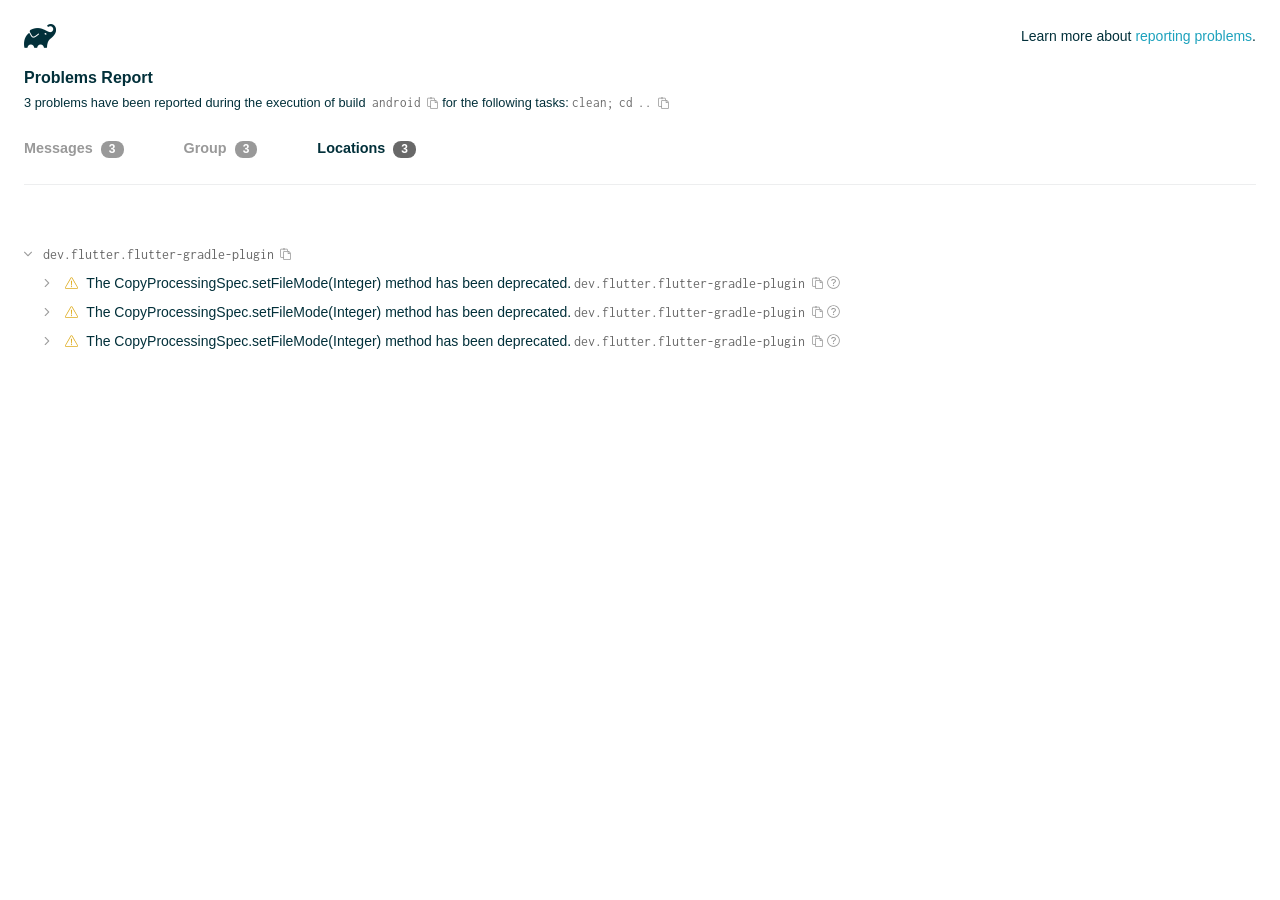
<file: android/build/reports/problems/problems-report.html>
<!DOCTYPE html>

<html lang="en">
<head>
    <!-- Required meta tags -->
    <meta charset="utf-8">
    <meta name="viewport" content="width=device-width, initial-scale=1, shrink-to-fit=no">

                    <style type="text/css">
                /*! normalize.css v7.0.0 | MIT License | github.com/necolas/normalize.css */
html {
    line-height: 1.15;
    -ms-text-size-adjust: 100%;
    -webkit-text-size-adjust: 100%
}

body {
    margin: 0
}

article, aside, footer, header, nav, section {
    display: block
}

h1 {
    font-size: 2em;
    margin: .67em 0
}

figcaption, figure, main {
    display: block
}

figure {
    margin: 1em 40px
}

hr {
    box-sizing: content-box;
    height: 0;
    overflow: visible
}

pre {
    font-family: monospace, monospace;
    font-size: 1em
}

a {
    background-color: transparent;
    -webkit-text-decoration-skip: objects
}

abbr[title] {
    border-bottom: none;
    text-decoration: underline;
    text-decoration: underline dotted
}

b, strong {
    font-weight: inherit
}

b, strong {
    font-weight: bolder
}

code, kbd, samp {
    font-family: monospace, monospace;
    font-size: 1em
}

dfn {
    font-style: italic
}

mark {
    background-color: #ff0;
    color: #000
}

small {
    font-size: 80%
}

sub, sup {
    font-size: 75%;
    line-height: 0;
    position: relative;
    vertical-align: baseline
}

sub {
    bottom: -.25em
}

sup {
    top: -.5em
}

audio, video {
    display: inline-block
}

audio:not([controls]) {
    display: none;
    height: 0
}

img {
    border-style: none
}

svg:not(:root) {
    overflow: hidden
}

button, input, optgroup, select, textarea {
    font-family: sans-serif;
    font-size: 100%;
    line-height: 1.15;
    margin: 0
}

button, input {
    overflow: visible
}

button, select {
    text-transform: none
}

[type=reset], [type=submit], button, html [type=button] {
    -webkit-appearance: button
}

[type=button]::-moz-focus-inner, [type=reset]::-moz-focus-inner, [type=submit]::-moz-focus-inner, button::-moz-focus-inner {
    border-style: none;
    padding: 0
}

[type=button]:-moz-focusring, [type=reset]:-moz-focusring, [type=submit]:-moz-focusring, button:-moz-focusring {
    outline: 1px dotted ButtonText
}

fieldset {
    padding: .35em .75em .625em
}

legend {
    box-sizing: border-box;
    color: inherit;
    display: table;
    max-width: 100%;
    padding: 0;
    white-space: normal
}

progress {
    display: inline-block;
    vertical-align: baseline
}

textarea {
    overflow: auto
}

[type=checkbox], [type=radio] {
    box-sizing: border-box;
    padding: 0
}

[type=number]::-webkit-inner-spin-button, [type=number]::-webkit-outer-spin-button {
    height: auto
}

[type=search] {
    -webkit-appearance: textfield;
    outline-offset: -2px
}

[type=search]::-webkit-search-cancel-button, [type=search]::-webkit-search-decoration {
    -webkit-appearance: none
}

::-webkit-file-upload-button {
    -webkit-appearance: button;
    font: inherit
}

details, menu {
    display: block
}

summary {
    display: list-item
}

canvas {
    display: inline-block
}

template {
    display: none
}

[hidden] {
    display: none
}

/* configuration cache styles */

.report-wrapper {
    margin: 0;
    padding: 0 24px;
}

.gradle-logo {
    width: 32px;
    height: 24px;
    background-image: url("[data-uri]");
    background-size: contain;
}

.header {
    display: flex;
    flex-wrap: wrap;
    position: fixed;
    top: 0;
    left: 0;
    width: 100%;
    padding: 24px 24px 0 24px;
    background-color: white;
    z-index: 1;
}

.learn-more {
    margin-left: auto;
    align-self: center;
    font-size: 0.875rem;
    font-weight: normal;
}

.title {
    display: flex;
    align-items: center;
    padding: 18px 0 24px 0;
    flex: 1 0 100%;
}

.content {
    font-size: 0.875rem;
    padding: 240px 0 48px;
    overflow-x: auto;
    white-space: nowrap;
}

.content ol:first-of-type {
    margin: 0;
}

.tree-btn {
    cursor: pointer;
    display: inline-block;
    width: 16px;
    height: 16px;
    background-size: contain;
    background-repeat: no-repeat;
    vertical-align: middle;
    margin-top: -0.2em;
}

.tree-btn.collapsed {
    background-image: url('data:image/svg+xml;utf8,<svg xmlns="http://www.w3.org/2000/svg" viewBox="0 0 192 512"><path d="M166.9 264.5l-117.8 116c-4.7 4.7-12.3 4.7-17 0l-7.1-7.1c-4.7-4.7-4.7-12.3 0-17L127.3 256 25.1 155.6c-4.7-4.7-4.7-12.3 0-17l7.1-7.1c4.7-4.7 12.3-4.7 17 0l117.8 116c4.6 4.7 4.6 12.3-.1 17z" fill="%23999999" stroke="%23999999"/></svg>');
}

.tree-btn.expanded {
    background-image: url('data:image/svg+xml;utf8,<svg xmlns="http://www.w3.org/2000/svg" viewBox="0 0 256 512"><path d="M119.5 326.9L3.5 209.1c-4.7-4.7-4.7-12.3 0-17l7.1-7.1c4.7-4.7 12.3-4.7 17 0L128 287.3l100.4-102.2c4.7-4.7 12.3-4.7 17 0l7.1 7.1c4.7 4.7 4.7 12.3 0 17L136.5 327c-4.7 4.6-12.3 4.6-17-.1z" fill="%23999999" stroke="%23999999"/></svg>');
}

ul .tree-btn {
    margin-right: 3px;
}

.leaf-icon {
    display: inline-block;
    width: 16px;
    height: 16px;
    background-image: url('data:image/svg+xml;utf8,<svg xmlns="http://www.w3.org/2000/svg" viewBox="0 0 256 512"><path d="M32 256 H224" stroke="%23999999" stroke-width="48" stroke-linecap="round"/></svg>');
    background-size: contain;
    background-repeat: no-repeat;
    vertical-align: middle;
    margin-top: -0.2em;
}

.invisible-text {
    user-select: all; /* Allow the text to be selectable */
    color: transparent; /* Hide the text */
    text-indent: -9999px; /* Move the text out of view */
    position: relative;
    white-space: pre; /* Preserve meaningful whitespace in the invisible text for copying */
}

.text-for-copy {
    display: inline-block;
}

.enum-icon {
    display: inline-block;
    width: 16px;
    height: 16px;
    background-image: url('data:image/svg+xml;utf8,<svg xmlns="http://www.w3.org/2000/svg" viewBox="0 0 1024 1024"><circle cx="512" cy="512" r="200" /></svg>');
    background-size: contain;
    background-repeat: no-repeat;
    vertical-align: middle;
    margin-inline-start: 0.5ex;
    margin-inline-end: 0.5ex;
    margin-top: -0.2em;
}

.error-icon {
    display: inline-block;
    width: 16px;
    height: 16px;
    background-image: url('data:image/svg+xml;utf8,<svg xmlns="http://www.w3.org/2000/svg" viewBox="0 0 320 512"><path d="M193.94 256L296.5 153.44l21.15-21.15c3.12-3.12 3.12-8.19 0-11.31l-22.63-22.63c-3.12-3.12-8.19-3.12-11.31 0L160 222.06 36.29 98.34c-3.12-3.12-8.19-3.12-11.31 0L2.34 120.97c-3.12 3.12-3.12 8.19 0 11.31L126.06 256 2.34 379.71c-3.12 3.12-3.12 8.19 0 11.31l22.63 22.63c3.12 3.12 8.19 3.12 11.31 0L160 289.94 262.56 392.5l21.15 21.15c3.12 3.12 8.19 3.12 11.31 0l22.63-22.63c3.12-3.12 3.12-8.19 0-11.31L193.94 256z" fill="%23FC461E" stroke="%23FC461E"/></svg>');
    background-size: contain;
    background-repeat: no-repeat;
    vertical-align: middle;
    margin-inline-start: 0.5ex;
    margin-inline-end: 0.5ex;
    margin-top: -0.2em;
}

.advice-icon {
    display: inline-block;
    width: 16px;
    height: 16px;
    background-image: url('data:image/svg+xml;utf8,<svg width="800px" height="800px" viewBox="-4.93 0 122.88 122.88" version="1.1" id="Layer_1" xmlns="http://www.w3.org/2000/svg" xmlns:xlink="http://www.w3.org/1999/xlink"  style="enable-background:new 0 0 113.01 122.88" xml:space="preserve"><g><path d="M44.13,102.06c-1.14,0.03-2.14-0.81-2.3-1.96c-0.17-1.2,0.64-2.31,1.82-2.54c-1.3-7.37-4.85-11.43-8.6-15.72 c-2.92-3.34-5.95-6.81-8.34-11.92c-2.35-5.03-3.64-10.23-3.6-15.63c0.05-5.4,1.42-10.96,4.4-16.71c0.02-0.04,0.04-0.07,0.06-0.11 l0,0c3.91-6.62,9.38-11.04,15.47-13.52c5.11-2.09,10.66-2.8,16.1-2.3c5.42,0.5,10.73,2.2,15.37,4.94 c5.9,3.49,10.75,8.67,13.42,15.21c1.44,3.54,2.42,7.49,2.54,11.82c0.12,4.31-0.62,8.96-2.61,13.88 c-2.66,6.59-6.18,10.68-9.47,14.51c-3.03,3.53-5.85,6.81-7.42,11.84c0.89,0.21,1.59,0.94,1.73,1.9c0.17,1.24-0.7,2.39-1.94,2.56 l-0.77,0.11c-0.14,1.09-0.23,2.26-0.27,3.51l0.25-0.04c1.24-0.17,2.39,0.7,2.56,1.94c0.17,1.24-0.7,2.39-1.94,2.56l-0.78,0.11 c0.01,0.15,0.02,0.3,0.03,0.45l0,0c0.07,0.88,0.08,1.73,0.03,2.54l0.13-0.02c1.25-0.15,2.38,0.74,2.54,1.98 c0.15,1.25-0.74,2.38-1.98,2.54l-1.68,0.21c-1.2,3.11-3.34,5.48-5.87,6.94c-1.74,1.01-3.67,1.59-5.61,1.71 c-1.97,0.12-3.96-0.25-5.78-1.13c-2.08-1.02-3.94-2.71-5.29-5.14c-0.65-0.33-1.13-0.97-1.23-1.75c-0.04-0.31-0.01-0.61,0.07-0.89 c-0.39-1.16-0.68-2.43-0.87-3.83l-0.07,0.01c-1.24,0.17-2.39-0.7-2.56-1.94c-0.17-1.24,0.7-2.39,1.94-2.56l0.54-0.08 C44.19,104.32,44.18,103.16,44.13,102.06L44.13,102.06z M2.18,58.86C1.01,58.89,0.04,57.98,0,56.81c-0.04-1.17,0.88-2.14,2.05-2.18 l8.7-0.3c1.17-0.04,2.14,0.88,2.18,2.05c0.04,1.17-0.88,2.14-2.05,2.18L2.18,58.86L2.18,58.86z M110.68,50.25 c1.16-0.12,2.2,0.73,2.32,1.89c0.12,1.16-0.73,2.2-1.89,2.32l-8.66,0.91c-1.16,0.12-2.2-0.73-2.32-1.89 c-0.12-1.16,0.73-2.2,1.89-2.32L110.68,50.25L110.68,50.25z M94.91,14.78c0.65-0.97,1.96-1.23,2.93-0.58 c0.97,0.65,1.23,1.96,0.58,2.93l-4.84,7.24c-0.65,0.97-1.96,1.23-2.93,0.58c-0.97-0.65-1.23-1.96-0.58-2.93L94.91,14.78 L94.91,14.78z M57.63,2.06c0.03-1.17,1-2.09,2.16-2.06c1.17,0.03,2.09,1,2.06,2.16l-0.22,8.7c-0.03,1.17-1,2.09-2.16,2.06 c-1.17-0.03-2.09-1-2.06-2.16L57.63,2.06L57.63,2.06z M13.88,15.53c-0.86-0.8-0.9-2.14-0.11-2.99c0.8-0.86,2.14-0.9,2.99-0.11 l6.37,5.94c0.86,0.8,0.9,2.14,0.11,2.99c-0.8,0.86-2.14,0.9-2.99,0.11L13.88,15.53L13.88,15.53z M47.88,96.95l18.49-2.63 c1.59-6.7,5.05-10.73,8.8-15.08c3.08-3.58,6.36-7.4,8.76-13.34c1.76-4.35,2.41-8.43,2.31-12.19c-0.1-3.75-0.96-7.21-2.24-10.34 c-2.3-5.63-6.51-10.11-11.65-13.15c-4.11-2.43-8.8-3.94-13.59-4.37c-4.77-0.44-9.64,0.19-14.13,2.02 c-5.26,2.15-9.99,5.97-13.39,11.72c-2.64,5.12-3.86,10.02-3.9,14.73c-0.04,4.74,1.11,9.33,3.2,13.8c2.13,4.56,4.97,7.8,7.69,10.92 C42.47,83.9,46.48,88.49,47.88,96.95L47.88,96.95z M65.62,99.02l-17.27,2.45c0.05,1.1,0.07,2.25,0.05,3.47l17.05-2.42 C65.47,101.29,65.52,100.12,65.62,99.02L65.62,99.02z M48.49,109.52c0.12,0.92,0.3,1.76,0.53,2.54l16.55-2.04 c0.11-0.86,0.13-1.77,0.05-2.74l0,0l0-0.02l-0.01-0.17L48.49,109.52L48.49,109.52z M51.37,116.36c0.64,0.67,1.35,1.19,2.1,1.55 c1.15,0.56,2.42,0.79,3.67,0.72c1.29-0.08,2.57-0.47,3.74-1.15c1.1-0.64,2.09-1.53,2.88-2.65L51.37,116.36L51.37,116.36z"/></g></svg>');
    background-size: contain;
    background-repeat: no-repeat;
    vertical-align: middle;
    margin-inline-start: 0.5ex;
    margin-inline-end: 0.5ex;
    margin-top: -0.2em;
}

.warning-icon {
    display: inline-block;
    width: 13px;
    height: 13px;
    background-image: url('data:image/svg+xml;utf8,<svg xmlns="http://www.w3.org/2000/svg" viewBox="0 0 576 512"><path d="M270.2 160h35.5c3.4 0 6.1 2.8 6 6.2l-7.5 196c-.1 3.2-2.8 5.8-6 5.8h-20.5c-3.2 0-5.9-2.5-6-5.8l-7.5-196c-.1-3.4 2.6-6.2 6-6.2zM288 388c-15.5 0-28 12.5-28 28s12.5 28 28 28 28-12.5 28-28-12.5-28-28-28zm281.5 52L329.6 24c-18.4-32-64.7-32-83.2 0L6.5 440c-18.4 31.9 4.6 72 41.6 72H528c36.8 0 60-40 41.5-72zM528 480H48c-12.3 0-20-13.3-13.9-24l240-416c6.1-10.6 21.6-10.7 27.7 0l240 416c6.2 10.6-1.5 24-13.8 24z" fill="%23DEAD22" stroke="%23DEAD22"/></svg>');
    background-size: contain;
    background-repeat: no-repeat;
    vertical-align: middle;
    margin-inline-start: 0.3ex;
    margin-inline-end: 1.1ex;
    margin-top: -0.1em;
}

.documentation-button {
    cursor: pointer;
    display: inline-block;
    width: 13px;
    height: 13px;
    background-image: url('data:image/svg+xml;utf8,<svg xmlns="http://www.w3.org/2000/svg" viewBox="0 0 512 512"><path d="M256 340c-15.464 0-28 12.536-28 28s12.536 28 28 28 28-12.536 28-28-12.536-28-28-28zm7.67-24h-16c-6.627 0-12-5.373-12-12v-.381c0-70.343 77.44-63.619 77.44-107.408 0-20.016-17.761-40.211-57.44-40.211-29.144 0-44.265 9.649-59.211 28.692-3.908 4.98-11.054 5.995-16.248 2.376l-13.134-9.15c-5.625-3.919-6.86-11.771-2.645-17.177C185.658 133.514 210.842 116 255.67 116c52.32 0 97.44 29.751 97.44 80.211 0 67.414-77.44 63.849-77.44 107.408V304c0 6.627-5.373 12-12 12zM256 40c118.621 0 216 96.075 216 216 0 119.291-96.61 216-216 216-119.244 0-216-96.562-216-216 0-119.203 96.602-216 216-216m0-32C119.043 8 8 119.083 8 256c0 136.997 111.043 248 248 248s248-111.003 248-248C504 119.083 392.957 8 256 8z" fill="%23999999" stroke="%23999999"/></svg>');
    background-size: contain;
    background-repeat: no-repeat;
    vertical-align: middle;
    margin-inline-start: 0.5ex;
    margin-inline-end: 0.5ex;
    margin-top: -0.2em;
}

.documentation-button::selection {
    color: transparent;
}

.documentation-button:hover {
    color: transparent;
}

.copy-button {
    cursor: pointer;
    display: inline-block;
    width: 12px;
    height: 12px;
    background-image: url('data:image/svg+xml;utf8,<svg xmlns="http://www.w3.org/2000/svg" viewBox="0 0 448 512"><path d="M433.941 193.941l-51.882-51.882A48 48 0 0 0 348.118 128H320V80c0-26.51-21.49-48-48-48h-66.752C198.643 13.377 180.858 0 160 0s-38.643 13.377-45.248 32H48C21.49 32 0 53.49 0 80v288c0 26.51 21.49 48 48 48h80v48c0 26.51 21.49 48 48 48h224c26.51 0 48-21.49 48-48V227.882a48 48 0 0 0-14.059-33.941zm-22.627 22.627a15.888 15.888 0 0 1 4.195 7.432H352v-63.509a15.88 15.88 0 0 1 7.431 4.195l51.883 51.882zM160 30c9.941 0 18 8.059 18 18s-8.059 18-18 18-18-8.059-18-18 8.059-18 18-18zM48 384c-8.822 0-16-7.178-16-16V80c0-8.822 7.178-16 16-16h66.752c6.605 18.623 24.389 32 45.248 32s38.643-13.377 45.248-32H272c8.822 0 16 7.178 16 16v48H176c-26.51 0-48 21.49-48 48v208H48zm352 96H176c-8.822 0-16-7.178-16-16V176c0-8.822 7.178-16 16-16h144v72c0 13.2 10.8 24 24 24h72v208c0 8.822-7.178 16-16 16z" fill="%23999999" stroke="%23999999"/></svg>');
    background-size: contain;
    background-repeat: no-repeat;
    vertical-align: middle;
    margin-inline-start: 0.5ex;
    margin-top: -0.2em;
}

.groups{
    display: flex;
    border-bottom: 1px solid #EDEEEF;
    flex: 1 0 100%;
}

.uncategorized {
    display: flex;
    border-top: 4px solid #EDEEEF;
    flex: 1 0 100%;
}

.group-selector {
    padding: 0 52px 24px 0;
    font-size: 0.9rem;
    font-weight: bold;
    color: #999999;
    cursor: pointer;
}

.group-selector__count {
    margin: 0 8px;
    border-radius: 8px;
    background-color: #999;
    color: #fff;
    padding: 1px 8px 2px;
    font-size: 0.75rem;
}

.group-selector--active {
    color: #02303A;
    cursor: auto;
}

.group-selector--active .group-selector__count {
    background-color: #686868;
}

.group-selector--disabled {
    cursor: not-allowed;
}

.accordion-header {
    cursor: pointer;
}

.container {
    padding-left: 0.5em;
    padding-right: 0.5em;
}

.stacktrace {
    border-radius: 4px;
    overflow-x: auto;
    padding: 0.5rem;
    margin-bottom: 0;
    min-width: 1000px;
}

/* Lato (bold, regular) */
@font-face {
    font-display: swap;
    font-family: Lato;
    font-weight: 500;
    font-style: normal;
    src: url("https://assets.gradle.com/lato/fonts/lato-semibold/lato-semibold.woff2") format("woff2"),
    url("https://assets.gradle.com/lato/fonts/lato-semibold/lato-semibold.woff") format("woff");
}

@font-face {
    font-display: swap;
    font-family: Lato;
    font-weight: bold;
    font-style: normal;
    src: url("https://assets.gradle.com/lato/fonts/lato-bold/lato-bold.woff2") format("woff2"),
    url("https://assets.gradle.com/lato/fonts/lato-bold/lato-bold.woff") format("woff");
}

* {
    -webkit-box-sizing: border-box;
    -moz-box-sizing: border-box;
    box-sizing: border-box;
}

html,
body {
    margin: 0;
    padding: 0;
}

html {
    font-family: "Lato", "Helvetica Neue", Arial, sans-serif;
    font-size: 16px;
    font-weight: 400;
    line-height: 1.5;
}

body {
    color: #02303A;
    background-color: #ffffff;
    -webkit-text-size-adjust: 100%;
    -ms-text-size-adjust: 100%;
    -webkit-font-smoothing: antialiased;
}


/* typography */
h1, h2, h3, h4, h5, h6 {
    color: #02303A;
    text-rendering: optimizeLegibility;
    margin: 0;
}

h1 {
    font-size: 1rem;
}

h2 {
    font-size: 0.9rem;
}

h3 {
    font-size: 1.125rem;
}

h4, h5, h6 {
    font-size: 0.875rem;
}

h1 code {
    font-weight: bold;
}

ul, ol, dl {
    list-style-position: outside;
    line-height: 1.6;
    padding: 0;
    margin: 0 0 0 20px;
    list-style-type: none;
}

li {
    line-height: 2;
}

a {
    color: #1DA2BD;
    text-decoration: none;
    transition: all 0.3s ease, visibility 0s;
}

a:hover {
    color: #35c1e4;
}

/* code */
code, pre {
    font-family: Inconsolata, Monaco, "Courier New", monospace;
    font-style: normal;
    font-variant-ligatures: normal;
    font-variant-caps: normal;
    font-variant-numeric: normal;
    font-variant-east-asian: normal;
    font-weight: normal;
    font-stretch: normal;
    color: #686868;
}

*:not(pre) > code {
    letter-spacing: 0;
    padding: 0.1em 0.5ex;
    text-rendering: optimizeSpeed;
    word-spacing: -0.15em;
    word-wrap: break-word;
}

pre {
    font-size: 0.75rem;
    line-height: 1.8;
    margin-top: 0;
    margin-bottom: 1.5em;
    padding: 1rem;
}

pre code {
    background-color: transparent;
    color: inherit;
    line-height: 1.8;
    font-size: 100%;
    padding: 0;
}

a code {
    color: #1BA8CB;
}

pre.code, pre.programlisting, pre.screen, pre.tt {
    background-color: #f7f7f8;
    border-radius: 4px;
    font-size: 1em;
    line-height: 1.45;
    margin-bottom: 1.25em;
    overflow-x: auto;
    padding: 1rem;
}

li em, p em {
    padding: 0 1px;
}

code em, tt em {
    text-decoration: none;
}

code + .copy-button {
    margin-inline-start: 0.2ex;
}

.java-exception {
    font-size: 0.75rem;
    padding-left: 24px;
}

.java-exception ul {
    margin: 0;
    line-height: inherit;
}

.java-exception code {
    white-space: pre;
}

.java-exception-part-toggle {
    user-select: none;
    cursor: pointer;
    border-radius: 2px;
    padding: 0.1em 0.2em;
    background: azure;
    color: #686868;
}

                </style>
    <!-- Inconsolata is used as a default monospace font in the report. -->
    <link rel="stylesheet" href="https://fonts.googleapis.com/css?family=Inconsolata:400,700" />

    <title>Gradle Configuration Cache</title>
</head>
<body>

<div id="playground"></div>

<div class="report" id="report">
    Loading...
</div>

<script type="text/javascript">
function configurationCacheProblems() { return (
// begin-report-data
{"diagnostics":[{"locations":[{"pluginId":"dev.flutter.flutter-gradle-plugin"}],"problem":[{"text":"The CopyProcessingSpec.setFileMode(Integer) method has been deprecated."}],"severity":"WARNING","problemDetails":[{"text":"This is scheduled to be removed in Gradle 9.0."}],"contextualLabel":"The CopyProcessingSpec.setFileMode(Integer) method has been deprecated.","documentationLink":"https://docs.gradle.org/8.11.1/userguide/upgrading_version_8.html#unix_file_permissions_deprecated","problemId":[{"name":"deprecation","displayName":"Deprecation"},{"name":"the-copyprocessingspec-setfilemode-integer-method-has-been-deprecated","displayName":"The CopyProcessingSpec.setFileMode(Integer) method has been deprecated."}],"solutions":[[{"text":"Please use the filePermissions(Action) method instead."}]]},{"locations":[{"pluginId":"dev.flutter.flutter-gradle-plugin"}],"problem":[{"text":"The CopyProcessingSpec.setFileMode(Integer) method has been deprecated."}],"severity":"WARNING","problemDetails":[{"text":"This is scheduled to be removed in Gradle 9.0."}],"contextualLabel":"The CopyProcessingSpec.setFileMode(Integer) method has been deprecated.","documentationLink":"https://docs.gradle.org/8.11.1/userguide/upgrading_version_8.html#unix_file_permissions_deprecated","problemId":[{"name":"deprecation","displayName":"Deprecation"},{"name":"the-copyprocessingspec-setfilemode-integer-method-has-been-deprecated","displayName":"The CopyProcessingSpec.setFileMode(Integer) method has been deprecated."}],"solutions":[[{"text":"Please use the filePermissions(Action) method instead."}]]},{"locations":[{"pluginId":"dev.flutter.flutter-gradle-plugin"}],"problem":[{"text":"The CopyProcessingSpec.setFileMode(Integer) method has been deprecated."}],"severity":"WARNING","problemDetails":[{"text":"This is scheduled to be removed in Gradle 9.0."}],"contextualLabel":"The CopyProcessingSpec.setFileMode(Integer) method has been deprecated.","documentationLink":"https://docs.gradle.org/8.11.1/userguide/upgrading_version_8.html#unix_file_permissions_deprecated","problemId":[{"name":"deprecation","displayName":"Deprecation"},{"name":"the-copyprocessingspec-setfilemode-integer-method-has-been-deprecated","displayName":"The CopyProcessingSpec.setFileMode(Integer) method has been deprecated."}],"solutions":[[{"text":"Please use the filePermissions(Action) method instead."}]]}],"problemsReport":{"totalProblemCount":3,"buildName":"android","requestedTasks":"clean; cd ..","documentationLink":"https://docs.gradle.org/8.11.1/userguide/problems-report.html","documentationLinkCaption":"Problem report"}}
// end-report-data
);}
</script>
                <script type="text/javascript">
                !function(n,t){"object"==typeof exports&&"object"==typeof module?module.exports=t():"function"==typeof define&&define.amd?define([],t):"object"==typeof exports?exports["configuration-cache-report"]=t():n["configuration-cache-report"]=t()}(this,(()=>(({70:function(){void 0===ArrayBuffer.isView&&(ArrayBuffer.isView=function(n){return null!=n&&null!=n.__proto__&&n.__proto__.__proto__===Int8Array.prototype.__proto__}),void 0===Math.imul&&(Math.imul=function(n,t){return(4294901760&n)*(65535&t)+(65535&n)*(0|t)|0}),this["configuration-cache-report"]=function(n){"use strict";var t,r,i,e,u,o,f,s,c,a,h,l,_,v,d,g,w,b,p,m,k,q,y,B,C,x,j,P,I,S,z,E,T,L,N,A,M,F,D,O,R,H,$,G,U,V,Q,Z,Y,W,K,X,J,nn,tn,rn,en,un,on,fn,sn,cn,an,hn,ln,_n,vn,dn,gn,wn,bn,pn,mn,kn,qn,yn,Bn,Cn,xn,jn,Pn,In,Sn,zn=Math.imul,En=ArrayBuffer.isView;function Tn(n,t){if(!(t>=0))throw ou(re("Requested element count "+t+" is less than zero."));return function(n,t){if(!(t>=0))throw ou(re("Requested element count "+t+" is less than zero."));if(0===t)return bt();if(t>=n.length)return An(n);if(1===t)return dr(n[0]);var r=0,i=Lr(),e=0,u=n.length;n:for(;e<u;){var o=n[e];if(e=e+1|0,i.d(o),(r=r+1|0)===t)break n}return i}(n,Wn(n.length-t|0,0))}function Ln(n){return n.length-1|0}function Nn(n,t){if(null==t){var r=0,i=n.length-1|0;if(r<=i)do{var e=r;if(r=r+1|0,null==n[e])return e}while(r<=i)}else{var u=0,o=n.length-1|0;if(u<=o)do{var f=u;if(u=u+1|0,ue(t,n[f]))return f}while(u<=o)}return-1}function An(n){switch(n.length){case 0:return bt();case 1:return dr(n[0]);default:return function(n){return Nr(function(n){return new qt(n,!1)}(n))}(n)}}function Mn(n,t,r,i,e,u,o){return t=t===A?", ":t,r=r===A?"":r,i=i===A?"":i,e=e===A?-1:e,u=u===A?"...":u,o=o===A?null:o,Fn(n,wi(),t,r,i,e,u,o).toString()}function Fn(n,t,r,i,e,u,o,f){r=r===A?", ":r,i=i===A?"":i,e=e===A?"":e,u=u===A?-1:u,o=o===A?"...":o,f=f===A?null:f,t.e(i);var s=0,c=n.f();n:for(;c.g();){var a=c.h();if((s=s+1|0)>1&&t.e(r),!(u<0||s<=u))break n;Vt(t,a,f)}return u>=0&&s>u&&t.e(o),t.e(e),t}function Dn(n){if(n.i())throw pu("List is empty.");return n.j(0)}function On(n){return new Zn(n)}function Rn(n){if(Ge(n,Ei)){var t;switch(n.k()){case 0:t=bt();break;case 1:t=dr(Ge(n,zi)?n.j(0):n.f().h());break;default:t=$n(n)}return t}return pt(Un(n))}function Hn(n){if(Ge(n,Ei)&&n.k()<=1)return Rn(n);var t=Un(n);return function(n){var t=(n.k()/2|0)-1|0;if(t<0)return hr();var r=mt(n),i=0;if(i<=t)do{var e=i;i=i+1|0;var u=n.j(e);n.f4(e,n.j(r)),n.f4(r,u),r=r-1|0}while(e!==t)}(t),t}function $n(n){return Nr(n)}function Gn(n,t){if(!(t>=0))throw ou(re("Requested element count "+t+" is less than zero."));if(0===t)return bt();var r=n.k();if(t>=r)return Rn(n);if(1===t)return dr(Vn(n));var i=Lr();if(Ge(n,hi)){var e=r-t|0;if(e<r)do{var u=e;e=e+1|0,i.d(n.j(u))}while(e<r)}else for(var o=n.l(r-t|0);o.g();){var f=o.h();i.d(f)}return i}function Un(n){return Ge(n,Ei)?$n(n):Qn(n,Tr())}function Vn(n){if(n.i())throw pu("List is empty.");return n.j(mt(n))}function Qn(n,t){for(var r=n.f();r.g();){var i=r.h();t.d(i)}return t}function Zn(n){this.n_1=n}function Yn(n,t){return n>t?t:n}function Wn(n,t){return n<t?t:n}function Kn(n,t){return Gt().q(n,t,-1)}function Xn(n,t){return new zt(n,t)}function Jn(n){var t=n.f();if(!t.g())return bt();var r=t.h();if(!t.g())return dr(r);var i=Tr();for(i.d(r);t.g();)i.d(t.h());return i}function nt(n){this.r_1=n}function tt(n,t){this.s_1=n,this.t_1=t}function rt(){}function it(n){this.x_1=n,this.w_1=0}function et(n,t){this.a1_1=n,it.call(this,n),ot().b1(t,this.a1_1.k()),this.w_1=t}function ut(){t=this}function ot(){return null==t&&new ut,t}function ft(){ot(),rt.call(this)}function st(n){this.h1_1=n}function ct(n,t){return t===n?"(this Map)":Di(t)}function at(n,t){var r;n:{for(var i=n.o().f();i.g();){var e=i.h();if(ue(e.j1(),t)){r=e;break n}}r=null}return r}function ht(){r=this}function lt(){return null==r&&new ht,r}function _t(n){this.q1_1=n,rt.call(this)}function vt(){lt(),this.n1_1=null,this.o1_1=null}function dt(){i=this}function gt(){return null==i&&new dt,i}function wt(n){return n.length>0?Je(n):bt()}function bt(){return null==e&&new kt,e}function pt(n){switch(n.k()){case 0:return bt();case 1:return dr(n.j(0));default:return n}}function mt(n){return n.k()-1|0}function kt(){e=this,this.z1_1=new ve(-1478467534,-1720727600)}function qt(n,t){this.b2_1=n,this.c2_1=t}function yt(){u=this}function Bt(){return null==u&&new yt,u}function Ct(n,t){return Ge(n,Ei)?n.k():t}function xt(n,t){if(Ge(t,Ei))return n.m(t);for(var r=!1,i=t.f();i.g();){var e=i.h();n.d(e)&&(r=!0)}return r}function jt(){}function Pt(n,t){this.h2_1=n,this.g2_1=n.i2_1.l(function(n,t){if(!(0<=t&&t<=n.k()))throw su("Position index "+t+" must be in range ["+De(0,n.k())+"].");return n.k()-t|0}(n,t))}function It(n){ft.call(this),this.i2_1=n}function St(n){this.k2_1=n,this.j2_1=n.l2_1.f()}function zt(n,t){this.l2_1=n,this.m2_1=t}function Et(n){for(;n.n2_1.g();){var t=n.n2_1.h();if(n.q2_1.t2_1(t)===n.q2_1.s2_1)return n.p2_1=t,n.o2_1=1,hr()}n.o2_1=0}function Tt(n){this.q2_1=n,this.n2_1=n.r2_1.f(),this.o2_1=-1,this.p2_1=null}function Lt(n,t,r){t=t===A||t,this.r2_1=n,this.s2_1=t,this.t2_1=r}function Nt(){return null==o&&new At,o}function At(){o=this,this.u2_1=new ve(1993859828,793161749)}function Mt(n,t,r){return Ft(Ft(n,r)-Ft(t,r)|0,r)}function Ft(n,t){var r=n%t|0;return r>=0?r:r+t|0}function Dt(){f=this,this.p_1=new Rt(1,0)}function Ot(){return null==f&&new Dt,f}function Rt(n,t){Ot(),Ut.call(this,n,t,1)}function Ht(n,t,r){jt.call(this),this.d3_1=r,this.e3_1=t,this.f3_1=this.d3_1>0?n<=t:n>=t,this.g3_1=this.f3_1?n:this.e3_1}function $t(){s=this}function Gt(){return null==s&&new $t,s}function Ut(n,t,r){if(Gt(),0===r)throw ou("Step must be non-zero.");if(r===_r().MIN_VALUE)throw ou("Step must be greater than Int.MIN_VALUE to avoid overflow on negation.");this.z2_1=n,this.a3_1=function(n,t,r){var i;if(r>0)i=n>=t?t:t-Mt(t,n,r)|0;else{if(!(r<0))throw ou("Step is zero.");i=n<=t?t:t+Mt(n,t,0|-r)|0}return i}(n,t,r),this.b3_1=r}function Vt(n,t,r){null!=r?n.e(r(t)):null==t||Qe(t)?n.e(t):t instanceof Si?n.i3(t.h3_1):n.e(Di(t))}function Qt(n,t,r){if(n===t)return!0;if(!(r=r!==A&&r))return!1;var i=pi(n),e=pi(t);return i===e||ue(new Si(Qi(ji(i).toLowerCase(),0)),new Si(Qi(ji(e).toLowerCase(),0)))}function Zt(n){return Yi(n)-1|0}function Yt(n,t,r,i){return r=r===A?0:r,(i=i!==A&&i)||"string"!=typeof n?Wt(n,t,r,Yi(n),i):n.indexOf(t,r)}function Wt(n,t,r,i,e,u){var o=(u=u!==A&&u)?Kn(Yn(r,Zt(n)),Wn(i,0)):De(Wn(r,0),Yn(i,Yi(n)));if("string"==typeof n&&"string"==typeof t){var f=o.z2_1,s=o.a3_1,c=o.b3_1;if(c>0&&f<=s||c<0&&s<=f)do{var a=f;if(f=f+c|0,Ci(t,0,n,a,Yi(t),e))return a}while(a!==s)}else{var h=o.z2_1,l=o.a3_1,_=o.b3_1;if(_>0&&h<=l||_<0&&l<=h)do{var v=h;if(h=h+_|0,nr(t,0,n,v,Yi(t),e))return v}while(v!==l)}return-1}function Kt(n){var t=0,r=Yi(n)-1|0,i=!1;n:for(;t<=r;){var e=mi(Qi(n,i?r:t));if(i){if(!e)break n;r=r-1|0}else e?t=t+1|0:i=!0}return Wi(n,t,r+1|0)}function Xt(n,t){return re(Wi(n,t.y2(),t.c3()+1|0))}function Jt(n,t,r,i,e){r=r===A?0:r,i=i!==A&&i,tr(e=e===A?0:e);var u,o,f=Je(t);return new er(n,r,e,(u=f,o=i,function(n,t){var r=function(n,t,r,i){if(!i&&1===t.k()){var e=function(n){if(Ge(n,zi))return function(n){var t;switch(n.k()){case 0:throw pu("List is empty.");case 1:t=n.j(0);break;default:throw ou("List has more than one element.")}return t}(n);var t=n.f();if(!t.g())throw pu("Collection is empty.");var r=t.h();if(t.g())throw ou("Collection has more than one element.");return r}(t),u=Yt(n,e,r);return u<0?null:or(u,e)}var o=De(Wn(r,0),Yi(n));if("string"==typeof n){var f=o.z2_1,s=o.a3_1,c=o.b3_1;if(c>0&&f<=s||c<0&&s<=f)do{var a,h=f;f=f+c|0;n:{for(var l=t.f();l.g();){var _=l.h();if(Ci(_,0,n,h,_.length,i)){a=_;break n}}a=null}if(null!=a)return or(h,a)}while(h!==s)}else{var v=o.z2_1,d=o.a3_1,g=o.b3_1;if(g>0&&v<=d||g<0&&d<=v)do{var w,b=v;v=v+g|0;n:{for(var p=t.f();p.g();){var m=p.h();if(nr(m,0,n,b,m.length,i)){w=m;break n}}w=null}if(null!=w)return or(b,w)}while(b!==d)}return null}(n,u,t,o);return null==r?null:or(r.t3_1,r.u3_1.length)}))}function nr(n,t,r,i,e,u){if(i<0||t<0||t>(Yi(n)-e|0)||i>(Yi(r)-e|0))return!1;var o=0;if(o<e)do{var f=o;if(o=o+1|0,!Qt(Qi(n,t+f|0),Qi(r,i+f|0),u))return!1}while(o<e);return!0}function tr(n){if(!(n>=0))throw ou(re("Limit must be non-negative, but was "+n))}function rr(n){if(n.l3_1<0)n.j3_1=0,n.m3_1=null;else{var t;if(n.o3_1.r3_1>0?(n.n3_1=n.n3_1+1|0,t=n.n3_1>=n.o3_1.r3_1):t=!1,t||n.l3_1>Yi(n.o3_1.p3_1))n.m3_1=De(n.k3_1,Zt(n.o3_1.p3_1)),n.l3_1=-1;else{var r=n.o3_1.s3_1(n.o3_1.p3_1,n.l3_1);if(null==r)n.m3_1=De(n.k3_1,Zt(n.o3_1.p3_1)),n.l3_1=-1;else{var i=r.v3(),e=r.w3();n.m3_1=function(n,t){return t<=_r().MIN_VALUE?Ot().p_1:De(n,t-1|0)}(n.k3_1,i),n.k3_1=i+e|0,n.l3_1=n.k3_1+(0===e?1:0)|0}}n.j3_1=1}}function ir(n){this.o3_1=n,this.j3_1=-1,this.k3_1=function(n,t,r){if(0>r)throw ou("Cannot coerce value to an empty range: maximum "+r+" is less than minimum 0.");return n<0?0:n>r?r:n}(n.q3_1,0,Yi(n.p3_1)),this.l3_1=this.k3_1,this.m3_1=null,this.n3_1=0}function er(n,t,r,i){this.p3_1=n,this.q3_1=t,this.r3_1=r,this.s3_1=i}function ur(n,t){this.t3_1=n,this.u3_1=t}function or(n,t){return new ur(n,t)}function fr(){}function sr(){}function cr(){}function ar(){c=this}function hr(){return null==c&&new ar,c}function lr(){a=this,this.MIN_VALUE=-2147483648,this.MAX_VALUE=2147483647,this.SIZE_BYTES=4,this.SIZE_BITS=32}function _r(){return null==a&&new lr,a}function vr(n){for(var t=[],r=n.f();r.g();)t.push(r.h());return t}function dr(n){return 0===(t=[n]).length?Tr():Nr(new qt(t,!0));var t}function gr(n){return n<0&&function(){throw ku("Index overflow has happened.")}(),n}function wr(n){return void 0!==n.toArray?n.toArray():vr(n)}function br(n){return function(n,t){for(var r=0,i=n.length;r<i;){var e=n[r];r=r+1|0,t.d(e)}return t}(t=[n],(r=t.length,i=se(fe(Qr)),function(n,t,r){Sr.call(r),Qr.call(r),r.y5_1=function(n){return Gr(n,0,se(fe(Ur)))}(n)}(r,0,i),i));var t,r,i}function pr(){rt.call(this)}function mr(n){this.j4_1=n,this.h4_1=0,this.i4_1=-1}function kr(n,t){this.n4_1=n,mr.call(this,n),ot().b1(t,this.n4_1.k()),this.h4_1=t}function qr(){pr.call(this),this.o4_1=0}function yr(n){this.r4_1=n}function Br(n){this.s4_1=n}function Cr(n,t){this.t4_1=n,this.u4_1=t}function xr(){Sr.call(this)}function jr(n){this.x4_1=n,Sr.call(this)}function Pr(n){this.e5_1=n,pr.call(this)}function Ir(){vt.call(this),this.c5_1=null,this.d5_1=null}function Sr(){pr.call(this)}function zr(){h=this;var n=Lr();n.c_1=!0,this.i5_1=n}function Er(){return null==h&&new zr,h}function Tr(){return n=se(fe(Mr)),t=[],Mr.call(n,t),n;var n,t}function Lr(n){return t=se(fe(Mr)),r=[],Mr.call(t,r),t;var t,r}function Nr(n){return function(n,t){var r;return r=wr(n),Mr.call(t,r),t}(n,se(fe(Mr)))}function Ar(n,t){return ot().e1(t,n.k()),t}function Mr(n){Er(),qr.call(this),this.b_1=n,this.c_1=!1}function Fr(n,t,r,i,e){if(r===i)return n;var u=(r+i|0)/2|0,o=Fr(n,t,r,u,e),f=Fr(n,t,u+1|0,i,e),s=o===t?n:t,c=r,a=u+1|0,h=r;if(h<=i)do{var l=h;if(h=h+1|0,c<=u&&a<=i){var _=o[c],v=f[a];e.compare(_,v)<=0?(s[l]=_,c=c+1|0):(s[l]=v,a=a+1|0)}else c<=u?(s[l]=o[c],c=c+1|0):(s[l]=f[a],a=a+1|0)}while(l!==i);return s}function Dr(n,t){return(3&n)-(3&t)|0}function Or(){_=this}function Rr(n){this.n5_1=n,xr.call(this)}function Hr(n){return function(n,t){Ir.call(t),Ur.call(t),t.t5_1=n,t.u5_1=n.w5()}(new Xr((null==_&&new Or,_)),n),n}function $r(){return Hr(se(fe(Ur)))}function Gr(n,t,r){if(Hr(r),!(n>=0))throw ou(re("Negative initial capacity: "+n));if(!(t>=0))throw ou(re("Non-positive load factor: "+t));return r}function Ur(){this.v5_1=null}function Vr(n,t){return Sr.call(t),Qr.call(t),t.y5_1=n,t}function Qr(){}function Zr(n,t){var r=Wr(n,n.h6_1.m5(t));if(null==r)return null;var i=r;if(null!=i&&Ue(i))return Yr(i,n,t);var e=i;return n.h6_1.l5(e.j1(),t)?e:null}function Yr(n,t,r){var i;n:{for(var e=0,u=n.length;e<u;){var o=n[e];if(e=e+1|0,t.h6_1.l5(o.j1(),r)){i=o;break n}}i=null}return i}function Wr(n,t){var r=n.i6_1[t];return void 0===r?null:r}function Kr(n){this.g6_1=n,this.z5_1=-1,this.a6_1=Object.keys(n.i6_1),this.b6_1=-1,this.c6_1=null,this.d6_1=!1,this.e6_1=-1,this.f6_1=null}function Xr(n){this.h6_1=n,this.i6_1=this.k6(),this.j6_1=0}function Jr(){}function ni(n){this.n6_1=n,this.l6_1=null,this.m6_1=null,this.m6_1=this.n6_1.y6_1.v6_1}function ti(){v=this;var n,t=(oi(0,0,n=se(fe(fi))),n);t.x6_1=!0,this.e7_1=t}function ri(){return null==v&&new ti,v}function ii(n,t,r){this.d7_1=n,Cr.call(this,t,r),this.b7_1=null,this.c7_1=null}function ei(n){this.y6_1=n,xr.call(this)}function ui(){return Hr(n=se(fe(fi))),fi.call(n),n.w6_1=$r(),n;var n}function oi(n,t,r){return Gr(n,t,r),fi.call(r),r.w6_1=$r(),r}function fi(){ri(),this.v6_1=null,this.x6_1=!1}function si(){d=this;var n=ci(0),t=n.y5_1;(t instanceof fi?t:le()).j5(),this.f7_1=n}function ci(n){return function(n,t){return function(n,t,r){Vr(function(n,t){return oi(n,t,se(fe(fi)))}(n,t),r),ai.call(r)}(n,0,t),t}(n,se(fe(ai)))}function ai(){null==d&&new si}function hi(){}function li(){}function _i(n){li.call(this),this.k7_1=n}function vi(){di.call(this)}function di(){li.call(this),this.m7_1=""}function gi(){if(!w){w=!0;var n="undefined"!=typeof process&&process.versions&&!!process.versions.node;g=n?new _i(process.stdout):new vi}}function wi(){return n=se(fe(bi)),bi.call(n,""),n;var n}function bi(n){this.o7_1=void 0!==n?n:""}function pi(n){var t=ji(n).toUpperCase();return t.length>1?n:Qi(t,0)}function mi(n){return function(n){return 9<=n&&n<=13||28<=n&&n<=32||160===n||n>4096&&(5760===n||8192<=n&&n<=8202||8232===n||8233===n||8239===n||8287===n||12288===n)}(n)}function ki(){b=this,this.q7_1=new RegExp("[\\\\^$*+?.()|[\\]{}]","g"),this.r7_1=new RegExp("[\\\\$]","g"),this.s7_1=new RegExp("\\$","g")}function qi(){return null==b&&new ki,b}function yi(n,t){qi(),this.v7_1=n,this.w7_1=function(n){if(Ge(n,Ei)){var t;switch(n.k()){case 0:t=Nt();break;case 1:t=br(Ge(n,zi)?n.j(0):n.f().h());break;default:t=Qn(n,ci(n.k()))}return t}return function(n){switch(n.k()){case 0:return Nt();case 1:return br(n.f().h());default:return n}}(Qn(n,(r=se(fe(ai)),Vr(ui(),r),ai.call(r),r)));var r}(t),this.x7_1=new RegExp(n,Mn(t,"","gu",A,A,A,Bi)),this.y7_1=null,this.z7_1=null}function Bi(n){return n.d8_1}function Ci(n,t,r,i,e,u){return nr(n,t,r,i,e,u=u!==A&&u)}function xi(n,t){return n-t|0}function ji(n){return String.fromCharCode(n)}function Pi(){p=this,this.e8_1=0,this.f8_1=65535,this.g8_1=55296,this.h8_1=56319,this.i8_1=56320,this.j8_1=57343,this.k8_1=55296,this.l8_1=57343,this.m8_1=2,this.n8_1=16}function Ii(){return null==p&&new Pi,p}function Si(n){Ii(),this.h3_1=n}function zi(){}function Ei(){}function Ti(){}function Li(){}function Ni(){}function Ai(){}function Mi(){m=this}function Fi(n,t){null==m&&new Mi,this.p8_1=n,this.q8_1=t}function Di(n){var t=null==n?null:re(n);return null==t?"null":t}function Oi(n){return new Ri(n)}function Ri(n){this.t8_1=n,this.s8_1=0}function Hi(){return Vi(),k}function $i(){return Vi(),q}function Gi(){return Vi(),y}function Ui(){return Vi(),B}function Vi(){x||(x=!0,k=new ArrayBuffer(8),q=new Float64Array(Hi()),new Float32Array(Hi()),y=new Int32Array(Hi()),$i()[0]=-1,B=0!==Gi()[0]?1:0,C=1-Ui()|0)}function Qi(n,t){var r;if(Zi(n)){var i,e=n.charCodeAt(t);if(Ii(),e<0?i=!0:(Ii(),i=e>65535),i)throw ou("Invalid Char code: "+e);r=Fe(e)}else r=n.y3(t);return r}function Zi(n){return"string"==typeof n}function Yi(n){return Zi(n)?n.length:n.x3()}function Wi(n,t,r){return Zi(n)?n.substring(t,r):n.z3(t,r)}function Ki(n){return re(n)}function Xi(n,t){var r;switch(typeof n){case"number":r="number"==typeof t?Ji(n,t):t instanceof ve?Ji(n,t.w8()):ne(n,t);break;case"string":case"boolean":r=ne(n,t);break;default:r=function(n,t){return n.a4(t)}(n,t)}return r}function Ji(n,t){var r;if(n<t)r=-1;else if(n>t)r=1;else if(n===t){var i;if(0!==n)i=0;else{var e=1/n;i=e===1/t?0:e<0?-1:1}r=i}else r=n!=n?t!=t?0:1:-1;return r}function ne(n,t){return n<t?-1:n>t?1:0}function te(n){if(!("kotlinHashCodeValue$"in n)){var t=4294967296*Math.random()|0,r=new Object;r.value=t,r.enumerable=!1,Object.defineProperty(n,"kotlinHashCodeValue$",r)}return n.kotlinHashCodeValue$}function re(n){return null==n?"null":function(n){return!!He(n)||En(n)}(n)?"[...]":n.toString()}function ie(n){if(null==n)return 0;var t;switch(typeof n){case"object":t="function"==typeof n.hashCode?n.hashCode():te(n);break;case"function":t=te(n);break;case"number":t=function(n){return Vi(),(0|n)===n?Me(n):($i()[0]=n,zn(Gi()[(Vi(),C)],31)+Gi()[Ui()]|0)}(n);break;case"boolean":t=n?1:0;break;default:t=ee(String(n))}return t}function ee(n){var t=0,r=0,i=n.length-1|0;if(r<=i)do{var e=r;r=r+1|0;var u=n.charCodeAt(e);t=zn(t,31)+u|0}while(e!==i);return t}function ue(n,t){return null==n?null==t:null!=t&&("object"==typeof n&&"function"==typeof n.equals?n.equals(t):n!=n?t!=t:"number"==typeof n&&"number"==typeof t?n===t&&(0!==n||1/n==1/t):n===t)}function oe(n,t){null!=Error.captureStackTrace?Error.captureStackTrace(n,t):n.stack=(new Error).stack}function fe(n){return n.prototype}function se(n){return Object.create(n)}function ce(n,t,r){Error.call(n),function(n,t,r){var i=Ke(Object.getPrototypeOf(n));if(!(1&i)){var e;if(null==t){var u;if(null!==t){var o=null==r?null:r.toString();u=null==o?A:o}else u=A;e=u}else e=t;n.message=e}2&i||(n.cause=r),n.name=Object.getPrototypeOf(n).constructor.name}(n,t,r)}function ae(n){var t;return null==n?function(){throw xu()}():t=n,t}function he(){throw Pu()}function le(){throw Su()}function _e(){j=this,this.x8_1=new ve(0,-2147483648),this.y8_1=new ve(-1,2147483647),this.z8_1=8,this.a9_1=64}function ve(n,t){null==j&&new _e,cr.call(this),this.u8_1=n,this.v8_1=t}function de(){return Ae(),P}function ge(){return Ae(),I}function we(){return Ae(),S}function be(){return Ae(),E}function pe(){return Ae(),T}function me(n,t){if(Ae(),Ce(n,t))return 0;var r=Pe(n),i=Pe(t);return r&&!i?-1:!r&&i?1:Pe(qe(n,t))?-1:1}function ke(n,t){Ae();var r=n.v8_1>>>16|0,i=65535&n.v8_1,e=n.u8_1>>>16|0,u=65535&n.u8_1,o=t.v8_1>>>16|0,f=65535&t.v8_1,s=t.u8_1>>>16|0,c=0,a=0,h=0,l=0;return c=(c=c+((a=(a=a+((h=(h=h+((l=l+(u+(65535&t.u8_1)|0)|0)>>>16|0)|0)+(e+s|0)|0)>>>16|0)|0)+(i+f|0)|0)>>>16|0)|0)+(r+o|0)|0,new ve((h&=65535)<<16|(l&=65535),(c&=65535)<<16|(a&=65535))}function qe(n,t){return Ae(),ke(n,t.e9())}function ye(n,t){if(Ae(),Ie(n))return de();if(Ie(t))return de();if(Ce(n,be()))return Se(t)?be():de();if(Ce(t,be()))return Se(n)?be():de();if(Pe(n))return Pe(t)?ye(ze(n),ze(t)):ze(ye(ze(n),t));if(Pe(t))return ze(ye(n,ze(t)));if(Ee(n,pe())&&Ee(t,pe()))return Te(Be(n)*Be(t));var r=n.v8_1>>>16|0,i=65535&n.v8_1,e=n.u8_1>>>16|0,u=65535&n.u8_1,o=t.v8_1>>>16|0,f=65535&t.v8_1,s=t.u8_1>>>16|0,c=65535&t.u8_1,a=0,h=0,l=0,_=0;return l=l+((_=_+zn(u,c)|0)>>>16|0)|0,_&=65535,h=(h=h+((l=l+zn(e,c)|0)>>>16|0)|0)+((l=(l&=65535)+zn(u,s)|0)>>>16|0)|0,l&=65535,a=(a=(a=a+((h=h+zn(i,c)|0)>>>16|0)|0)+((h=(h&=65535)+zn(e,s)|0)>>>16|0)|0)+((h=(h&=65535)+zn(u,f)|0)>>>16|0)|0,h&=65535,a=a+(((zn(r,c)+zn(i,s)|0)+zn(e,f)|0)+zn(u,o)|0)|0,new ve(l<<16|_,(a&=65535)<<16|h)}function Be(n){return Ae(),4294967296*n.v8_1+function(n){return Ae(),n.u8_1>=0?n.u8_1:4294967296+n.u8_1}(n)}function Ce(n,t){return Ae(),n.v8_1===t.v8_1&&n.u8_1===t.u8_1}function xe(n,t){if(Ae(),t<2||36<t)throw _u("radix out of range: "+t);if(Ie(n))return"0";if(Pe(n)){if(Ce(n,be())){var r=je(t),i=n.d9(r),e=qe(ye(i,r),n).g9();return xe(i,t)+e.toString(t)}return"-"+xe(ze(n),t)}for(var u=2===t?31:t<=10?9:t<=21?7:t<=35?6:5,o=Te(Math.pow(t,u)),f=n,s="";;){var c=f.d9(o),a=qe(f,ye(c,o)).g9().toString(t);if(Ie(f=c))return a+s;for(;a.length<u;)a="0"+a;s=a+s}}function je(n){return Ae(),new ve(n,n<0?-1:0)}function Pe(n){return Ae(),n.v8_1<0}function Ie(n){return Ae(),0===n.v8_1&&0===n.u8_1}function Se(n){return Ae(),!(1&~n.u8_1)}function ze(n){return Ae(),n.e9()}function Ee(n,t){return Ae(),me(n,t)<0}function Te(n){if(Ae(),(t=n)!=t)return de();if(n<=-0x8000000000000000)return be();if(n+1>=0x8000000000000000)return Ae(),z;if(n<0)return ze(Te(-n));var t,r=4294967296;return new ve(n%r|0,n/r|0)}function Le(n,t){return Ae(),me(n,t)>0}function Ne(n,t){return Ae(),me(n,t)>=0}function Ae(){L||(L=!0,P=je(0),I=je(1),S=je(-1),z=new ve(-1,2147483647),E=new ve(0,-2147483648),T=je(16777216))}function Me(n){return n instanceof ve?n.g9():function(n){return n>2147483647?2147483647:n<-2147483648?-2147483648:0|n}(n)}function Fe(n){var t;return t=function(n){return n<<16>>16}(Me(n)),function(n){return 65535&n}(t)}function De(n,t){return new Rt(n,t)}function Oe(n,t,r,i){return Re("class",n,t,r,i,null)}function Re(n,t,r,i,e,u){return{kind:n,simpleName:t,associatedObjectKey:r,associatedObjects:i,suspendArity:e,$kClass$:A,iid:u}}function He(n){return Array.isArray(n)}function $e(n,t,r,i,e,u,o,f){null!=i&&(n.prototype=Object.create(i.prototype),n.prototype.constructor=n);var s=r(t,u,o,null==f?[]:f);n.$metadata$=s,null!=e&&((null!=s.iid?n:n.prototype).$imask$=function(n){for(var t=1,r=[],i=0,e=n.length;i<e;){var u=n[i];i=i+1|0;var o=t,f=u.prototype.$imask$,s=null==f?u.$imask$:f;null!=s&&(r.push(s),o=s.length);var c=u.$metadata$.iid,a=null==c?null:(l=void 0,v=1<<(31&(h=c)),(l=new Int32Array(1+(h>>5)|0))[_=h>>5]=l[_]|v,l);null!=a&&(r.push(a),o=Math.max(o,a.length)),o>t&&(t=o)}var h,l,_,v;return function(n,t){for(var r=0,i=new Int32Array(n);r<n;){for(var e=r,u=0,o=0,f=t.length;o<f;){var s=t[o];o=o+1|0,e<s.length&&(u|=s[e])}i[e]=u,r=r+1|0}return i}(t,r)}(e))}function Ge(n,t){return function(n,t){var r=n.$imask$;return null!=r&&function(n,t){var r=t>>5;if(r>n.length)return!1;var i=1<<(31&t);return!!(n[r]&i)}(r,t)}(n,t.$metadata$.iid)}function Ue(n){return!!He(n)&&!n.$type$}function Ve(n){var t;switch(typeof n){case"string":case"number":case"boolean":case"function":t=!0;break;default:t=n instanceof Object}return t}function Qe(n){return"string"==typeof n||Ge(n,fr)}function Ze(n,t,r,i){return Re("interface",n,t,r,i,(null==N&&(N=0),N=Ye()+1|0,Ye()))}function Ye(){if(null!=N)return N;!function(){throw Eu("lateinit property iid has not been initialized")}()}function We(n,t,r,i){return Re("object",n,t,r,i,null)}function Ke(n){var t=n.constructor,r=null==t?null:t.$metadata$,i=null==r?null:r.errorInfo;if(null!=i)return i;var e,u=0;if(Xe(n,"message")&&(u|=1),Xe(n,"cause")&&(u|=2),3!==u){var o=(e=n,Object.getPrototypeOf(e));o!=Error.prototype&&(u|=Ke(o))}return null!=r&&(r.errorInfo=u),u}function Xe(n,t){return n.hasOwnProperty(t)}function Je(n){return new Mr(n)}function nu(n,t,r){for(var i=new Int32Array(r),e=0,u=0,o=0,f=0,s=n.length;f<s;){var c=Qi(n,f);f=f+1|0;var a=t[c];if(u|=(31&a)<<o,a<32){var h=e;e=h+1|0,i[h]=u,u=0,o=0}else o=o+5|0}return i}function tu(n,t){for(var r=0,i=n.length-1|0,e=-1,u=0;r<=i;)if(t>(u=n[e=(r+i|0)/2|0]))r=e+1|0;else{if(t===u)return e;i=e-1|0}return e-(t<u?1:0)|0}function ru(){M=this;var n="ABCDEFGHIJKLMNOPQRSTUVWXYZabcdefghijklmnopqrstuvwxyz0123456789+/",t=new Int32Array(128),r=0,i=Yi(n)-1|0;if(r<=i)do{var e=r;r=r+1|0,t[Qi(n,e)]=e}while(r<=i);var u=nu("[base64]/DxENVNU+B9zCwBwBPPCkDPNnBPqDYY1R8B7FkFgTgwGgwUwmBgKwBuBScmEP/BPPPPPPrBP8B7F1B/ErBqC6B7BiBmBfQsBUwCw/KwqIwLwETPcPjQgJxFgBlBsD",t,222),o=new Int32Array(u.length),f=0,s=u.length-1|0;if(f<=s)do{var c=f;f=f+1|0,o[c]=0===c?u[c]:o[c-1|0]+u[c]|0}while(f<=s);this.h9_1=o,this.i9_1=nu("[base64]/BPPPPPPBPf4FrBjEhBpC3B5BKaWPrBOwCk/KsCuLqDHPbPxPsFtEaaqDL",t,222),this.j9_1=nu("[base64]//v+85BkwvoIsgoyI4yguI0whiwEowri4CoghsJowgqYowgm4DkwgsY/nwnzPowhmYkg6wI8yggZswikwHgxgmIoxgqYkwgk4DkxgmIkgoioBsgssoBgzgyI8g9gL8g9kI0wgwJoxgkoC0wgioFkw/[base64]//3q16B///q1qBH/qlqq9Bholqq9B1i00a1q10qD1op1HkwmigEigiy6Cptogq1Bixo1kDq7/j00B2qgoBWGFm1lz50B6s5q1+BGWhggzhwBFFhgk4//Bo2jigE8wguI8wguI8wgugUog1qoB4qjmIwwi2KgkYHHH4lBgiFWkgIWoghssMmz5smrBZ3q1y50B5sm7gzBtz1smzB5smz50BqzqtmzB5sgzqzBF2/9//5BowgoIwmnkzPkwgk4C8ys65BkgoqI0wgy6FghquZo2giY0ghiIsgh24B4ghsQ8QF/v1q1OFs0O8iCHHF1qggz/B8wg6Iznv+//B08QgohsjK0QGFk7hsQ4gB",t,222)}function iu(){return null==M&&new ru,M}function eu(){F=this,this.k9_1=new Int32Array([170,186,688,704,736,837,890,7468,7544,7579,8305,8319,8336,8560,9424,11388,42652,42864,43e3,43868]),this.l9_1=new Int32Array([1,1,9,2,5,1,1,63,1,37,1,1,13,16,26,2,2,1,2,4])}function uu(){return null==F&&new eu,F}function ou(n){var t=function(n,t){return gu(n,t),fu.call(t),t}(n,se(fe(fu)));return oe(t,ou),t}function fu(){oe(this,fu)}function su(n){var t=function(n,t){return gu(n,t),cu.call(t),t}(n,se(fe(cu)));return oe(t,su),t}function cu(){oe(this,cu)}function au(n){var t=function(n,t){return gu(n,t),hu.call(t),t}(n,se(fe(hu)));return oe(t,au),t}function hu(){oe(this,hu)}function lu(n,t){return ce(t,n),vu.call(t),t}function _u(n){var t=lu(n,se(fe(vu)));return oe(t,_u),t}function vu(){oe(this,vu)}function du(n){return function(n){ce(n),vu.call(n)}(n),wu.call(n),n}function gu(n,t){return lu(n,t),wu.call(t),t}function wu(){oe(this,wu)}function bu(){var n,t=(du(n=se(fe(mu))),mu.call(n),n);return oe(t,bu),t}function pu(n){var t=function(n,t){return gu(n,t),mu.call(t),t}(n,se(fe(mu)));return oe(t,pu),t}function mu(){oe(this,mu)}function ku(n){var t=function(n,t){return gu(n,t),qu.call(t),t}(n,se(fe(qu)));return oe(t,ku),t}function qu(){oe(this,qu)}function yu(){var n,t=(du(n=se(fe(Cu))),Cu.call(n),n);return oe(t,yu),t}function Bu(n){var t=function(n,t){return gu(n,t),Cu.call(t),t}(n,se(fe(Cu)));return oe(t,Bu),t}function Cu(){oe(this,Cu)}function xu(){var n,t=(du(n=se(fe(ju))),ju.call(n),n);return oe(t,xu),t}function ju(){oe(this,ju)}function Pu(){var n,t=(du(n=se(fe(Iu))),Iu.call(n),n);return oe(t,Pu),t}function Iu(){oe(this,Iu)}function Su(){var n,t=(du(n=se(fe(zu))),zu.call(n),n);return oe(t,Su),t}function zu(){oe(this,zu)}function Eu(n){var t=function(n,t){return gu(n,t),Tu.call(t),t}(n,se(fe(Tu)));return oe(t,Eu),t}function Tu(){oe(this,Tu)}function Lu(n,t){var r,i=n.className;return(r="(^|.*\\s+)"+t+"($|\\s+.*)",function(n,t){return yi.call(t,n,Nt()),t}(r,se(fe(yi)))).a8(i)}function Nu(n,t){this.o9_1=n,this.p9_1=t}function Au(n){this.q9_1=n}function Mu(n,t,r){var i,e=Mf(),u=Yu(),o=Af().ga(t),f=Yu();if(0===Yi(r))i=Tf();else{var s=n.ia_1,c=null==s?null:new Au(s).v9(r,"Copy reference to the clipboard");i=null==c?Tf():c}return e.ja([u,o,f,i])}function Fu(n){n=n===A?null:n,this.ia_1=n}function Du(n,t,r){Zu.call(this),this.ma_1=n,this.na_1=t,this.oa_1=r}function Ou(n,t){this.ra_1=n,this.sa_1=t}function Ru(n,t){Zu.call(this),this.va_1=n,this.wa_1=t}function Hu(n,t){Zu.call(this),this.xa_1=n,this.ya_1=t}function $u(n){Zu.call(this),this.za_1=n}function Gu(n){Zu.call(this),this.ab_1=n}function Uu(n){Zu.call(this),this.bb_1=n}function Vu(n,t){Zu.call(this),this.cb_1=n,this.db_1=t}function Qu(n){Zu.call(this),this.eb_1=n}function Zu(){}function Yu(){return to(),D}function Wu(){return to(),O}function Ku(){return to(),R}function Xu(){return to(),H}function Ju(n){return to(),Mf().fb(Xf(no),n)}function no(n){return to(),n.gb(["invisible-text","text-for-copy"]),hr()}function to(){$||($=!0,D=Ju("`"),O=Ju(" "),R=Ju("("),H=Ju(")"))}function ro(n,t){Zu.call(this),this.hb_1=n,this.ib_1=t}function io(n){Zu.call(this),this.jb_1=n}function eo(n,t){Zu.call(this),this.kb_1=n,this.lb_1=t}function uo(n){Zu.call(this),this.mb_1=n}function oo(n){Zu.call(this),this.nb_1=n}function fo(n){Zu.call(this),this.ob_1=n}function so(n,t,r){Zu.call(this),this.pb_1=n,this.qb_1=t,this.rb_1=r}function co(n){Zu.call(this),this.sb_1=n}function ao(n){Zu.call(this),this.tb_1=n}function ho(n){return n.xb_1.vb_1.k()}function lo(){if(Z)return hr();Z=!0,G=new mo("Inputs",0,"Build configuration inputs"),U=new mo("ByMessage",1,"Problems grouped by message"),V=new mo("ByLocation",2,"Problems grouped by location"),Q=new mo("IncompatibleTasks",3,"Incompatible tasks")}function _o(n){bc.call(this),this.yb_1=n}function vo(n){bc.call(this),this.ac_1=n}function go(n){bc.call(this),this.bc_1=n}function wo(n){bc.call(this),this.cc_1=n}function bo(n){ko.call(this),this.dc_1=n}function po(n,t,r,i,e,u,o,f){this.ec_1=n,this.fc_1=t,this.gc_1=r,this.hc_1=i,this.ic_1=e,this.jc_1=u,this.kc_1=o,this.lc_1=f}function mo(n,t,r){Fi.call(this,n,t),this.qc_1=r}function ko(){mc.call(this)}function qo(n,t){var r=Nf(),i=Xf(To),e=Nf().y9(Xf(Lo),[]),u=function(n,t){var r,i=Nf(),e=Xf(Do),u=Mf().ga("Learn more about the "),o=Hf();return i.y9(e,[u,o.fb(Xf((r=t,function(n){return n.bd(r.tc_1),hr()})),t.sc_1),Mf().ga(".")])}(0,t.gc_1),o=Nf().y9(Xf(No),[Bo(0,t)]),f=Nf();return r.y9(i,[e,u,o,f.y9(Xf(Ao),[Po(0,Oo(),t.lc_1,ho(t.jc_1)),Po(0,Ro(),t.lc_1,ho(t.hc_1)),Po(0,Ho(),t.lc_1,ho(t.ic_1)),Po(0,$o(),t.lc_1,ho(t.kc_1))])])}function yo(n,t){var r,i,e=Nf(),u=Xf(Mo);switch(t.lc_1.q8_1){case 0:r=So(0,t.jc_1,((i=function(n){return new go(n)}).callableName="<init>",i));break;case 3:r=So(0,t.kc_1,function(){var n=function(n){return new wo(n)};return n.callableName="<init>",n}());break;case 1:r=So(0,t.hc_1,function(){var n=function(n){return new vo(n)};return n.callableName="<init>",n}());break;case 2:r=So(0,t.ic_1,function(){var n=function(n){return new _o(n)};return n.callableName="<init>",n}());break;default:he()}return e.y9(u,[r])}function Bo(n,t){return Nf().ja([jo(0,t),Co(0,t)])}function Co(n,t){for(var r=Nf(),i=t.fc_1,e=Tr(),u=0,o=i.f();o.g();){var f=o.h(),s=u;u=s+1|0,xt(e,0===gr(s)?dr(xo(Uo(),f)):wt([$f().ja([]),xo(Uo(),f)]))}return r.ha(e)}function xo(n,t){return Ff().ja([Cc(t)])}function jo(n,t){return Lf().ja([yc().ka(t.ec_1)])}function Po(n,t,r,i){var e,u,o;return Nf().y9(Xf((e=i,u=t,o=r,function(n){return n.t9("group-selector"),0===e?(n.t9("group-selector--disabled"),hr()):u.equals(o)?(n.t9("group-selector--active"),hr()):(n.u9(function(n){return function(t){return new bo(n)}}(u)),hr()),hr()})),[Mf().rc(t.qc_1,[Io(0,i)])])}function Io(n,t){return Mf().y9(Xf(Fo),[Wu(),Ku(),Mf().ga(""+t),Xu()])}function So(n,t,r){return function(n,t,r){var i,e=Nf(),u=Df();return e.ja([u.ha(ks(t,(i=r,function(n){var t,r=n.cd().ub_1;return r instanceof Ru?zc(i,(Uo(),(t=function(n){return zo(0,n)}).callableName="viewNode",t),n,r.va_1,r.wa_1,kc()):r instanceof Hu?zc(i,function(){var n=function(n){return zo(0,n)};return n.callableName="viewNode",n}(Uo()),n,r.xa_1,r.ya_1,qc()):r instanceof ro?zc(i,function(){var n=function(n){return zo(0,n)};return n.callableName="viewNode",n}(Uo()),n,r.hb_1,r.ib_1,A,Io(Uo(),n.cd().vb_1.k())):r instanceof Du?Sc(i,n,r):zc(i,function(){var n=function(n){return zo(0,n)};return n.callableName="viewNode",n}(Uo()),n,r)})))])}(0,t.xb_1.uc().vc(),r)}function zo(n,t){var r;return t instanceof io?xc((r=t,function(n){return n.ed("project "),n.fd(r.jb_1),hr()})):t instanceof so?xc(function(n){return function(t){return t.ed(n.pb_1+" "),t.fd(n.qb_1),t.ed(" of "),t.fd(n.rb_1),hr()}}(t)):t instanceof fo?xc(function(n){return function(t){return t.ed("system property "),t.fd(n.ob_1),hr()}}(t)):t instanceof eo?xc(function(n){return function(t){return t.ed("task "),t.fd(n.kb_1),t.ed(" of type "),t.fd(n.lb_1),hr()}}(t)):t instanceof oo?xc(function(n){return function(t){return t.ed("bean of type "),t.fd(n.nb_1),hr()}}(t)):t instanceof co?xc(function(n){return function(t){return t.ed(n.sb_1),hr()}}(t)):t instanceof ao?xc(function(n){return function(t){return t.ed("class "),t.fd(n.tb_1),hr()}}(t)):t instanceof Qu?xc(function(n){return function(t){return t.ed(n.eb_1),hr()}}(t)):t instanceof $u?Cc(t.za_1):t instanceof Vu?Vo(t):Mf().ga(re(t))}function Eo(n){return n.t9("report-wrapper"),hr()}function To(n){return n.t9("header"),hr()}function Lo(n){return n.t9("gradle-logo"),hr()}function No(n){return n.t9("title"),hr()}function Ao(n){return n.t9("groups"),hr()}function Mo(n){return n.t9("content"),hr()}function Fo(n){return n.t9("group-selector__count"),hr()}function Do(n){return n.t9("learn-more"),hr()}function Oo(){return lo(),G}function Ro(){return lo(),U}function Ho(){return lo(),V}function $o(){return lo(),Q}function Go(){Y=this}function Uo(){return null==Y&&new Go,Y}function Vo(n){var t;return Hf().fb(Xf((t=n,function(n){return n.t9("documentation-button"),n.bd(t.cb_1),hr()})),n.db_1)}function Qo(n,t,r){this.kd_1=n,this.ld_1=t,this.md_1=r}function Zo(n,t,r){this.nd_1=n,this.od_1=t,this.pd_1=r}function Yo(n,t){for(var r=_f(n),i=t.trace,e=Lr(i.length),u=0,o=i.length;u<o;){var f,s=i[u];u=u+1|0,f=Xo(s),e.d(f)}return new Qo(t,r,e)}function Wo(n,t){var r,i=null==(r=t.kd_1.error)?null:Jo(r);null==i||n.d(i)}function Ko(n){return function(n,t,r){var i=null==n.error?null:new Ru(t,r);return null==i?new Hu(t,r):i}(n.kd_1,new $u(n.ld_1),rf(n.kd_1))}function Xo(n){var t;switch(n.kind){case"Project":t=new io(n.path);break;case"Task":t=new eo(n.path,n.type);break;case"TaskPath":t=new uo(n.path);break;case"Bean":t=new oo(n.type);break;case"Field":t=new so("field",n.name,n.declaringType);break;case"InputProperty":t=new so("input property",n.name,n.task);break;case"OutputProperty":t=new so("output property",n.name,n.task);break;case"SystemProperty":t=new fo(n.name);break;case"PropertyUsage":t=new so("property",n.name,n.from);break;case"BuildLogic":t=new co(n.location);break;case"BuildLogicClass":t=new ao(n.type);break;default:t=new Qu("Gradle runtime")}return t}function Jo(n){var t=n.parts;if(null==t){var r=n.summary;return null==r?null:new $u(_f(r))}for(var i=n.summary,e=null==i?null:_f(i),u=Tr(),o=Oi(t);o.g();){var f=tf(o.h());null==f||u.d(f)}for(var s=Mn(u,"\n"),c=Tr(),a=Oi(t);a.g();){var h=nf(a.h());null==h||c.d(h)}return new Du(e,s,c)}function nf(n){var t=tf(n);if(null==t)return null;var r,i,e=Jn(new Lt(function(n,t,r,i){var e;return Xn(Jt(n,["\r\n","\n","\r"],A,r=r!==A&&r,i=i===A?0:i),(e=n,function(n){return Xt(e,n)}))}(t),!0,hf));return new Ou(e,(r=!(null==n.internalText),i=e.k(),r&&i>1?bs():null))}function tf(n){var t=n.text;return null==t?n.internalText:t}function rf(n){var t=n.documentationLink;return null==t?null:new Vu(t,"")}function ef(n,t){return new ss(uf(n,xf().sd(t),bs()))}function uf(n,t,r){return new ms(n,function(n,t){var r,i=Xn(On(n.o()),Pf);return Jn(Xn(new tt(i,new of(lf)),(r=t,function(n){return uf(n.v3(),n.w3().wd_1,r)})))}(t,1===jf(t)?ps():bs()),0===jf(t)?bs():r)}function of(n){this.td_1=n}function ff(n){var t=Tr(),r=n.ld_1,i=Dn(r.ca_1).fa_1,e=re(Kt(Qe(i)?i:le())),u=r.vd(function(n,t){var r;if(!(t>=0))throw ou(re("Requested element count "+t+" is less than zero."));if(0===t)return Rn(n);if(Ge(n,Ei)){var i=n.k()-t|0;if(i<=0)return bt();if(1===i)return dr(function(n){if(Ge(n,zi))return Vn(n);var t=n.f();if(!t.g())throw pu("Collection is empty.");for(var r=t.h();t.g();)r=t.h();return r}(n));if(r=Lr(),Ge(n,zi)){if(Ge(n,hi)){var e=t,u=n.k();if(e<u)do{var o=e;e=e+1|0,r.d(n.j(o))}while(e<u)}else for(var f=n.l(t);f.g();){var s=f.h();r.d(s)}return r}}else r=Tr();for(var c=0,a=n.f();a.g();){var h=a.h();c>=t?r.d(h):c=c+1|0}return pt(r)}(r.ca_1,1));return t.d(new ro(new Qu(e),rf(n.kd_1))),t.d(new $u(u)),t.m(n.md_1),t.j5()}function sf(n){var t=Tr(),r=n.ld_1,i=r.vd(r.ca_1);return t.d(new Hu(new $u(i),rf(n.kd_1))),t.j5()}function cf(n){var t=Tr();return t.d(Ko(n)),t.m(n.md_1),Wo(t,n),t.j5()}function af(n){var t=Tr();return t.m(new It(n.md_1)),t.d(Ko(n)),Wo(t,n),t.j5()}function hf(n){return Yi(n)>0}function lf(n,t){return function(n,t){return n===t?0:null==n?-1:null==t?1:Xi(null!=n&&("string"==(i=typeof(r=n))||"boolean"===i||function(n){return"number"==typeof n||n instanceof ve}(r)||Ge(r,sr))?n:le(),t);var r,i}(Di(n.v3()),Di(t.v3()))}function _f(n){var t;return yf().qd((t=n,function(n){for(var r=t,i=0,e=r.length;i<e;){var u=r[i];i=i+1|0;var o=u.text;null==o||n.ed(o);var f=u.name;null==f||(n.fd(f),hr())}return hr()}))}function vf(n,t){return(0!==(r=n)?r.toString():"No")+" "+df(t,n)+" "+gf(n)+" found";var r}function df(n,t){return t<2?n:n+"s"}function gf(n){return n<=1?"was":"were"}function wf(n,t){this.sc_1=n,this.tc_1=t}function bf(n){mf.call(this),this.fa_1=n}function pf(n,t){mf.call(this),this.da_1=n,this.ea_1=t}function mf(){}function kf(){this.dd_1=Tr()}function qf(){W=this}function yf(){return null==W&&new qf,W}function Bf(n){yf(),this.ca_1=n}function Cf(){K=this}function xf(){return null==K&&new Cf,K}function jf(n){return n.k()}function Pf(n){var t=n.j1(),r=n.i1();return or(t,new If(Ge(r,Li)?r:le()))}function If(n){xf(),this.wd_1=n}function Sf(n,t,r){var i;Ef(t,n,r),i="Component mounted at #"+n.id+".",gi(),(gi(),g).j7(i)}function zf(n){var t=document.getElementById(n);if(null==t)throw au("'"+n+"' element missing");return t}function Ef(n,t,r){var i,e,u;i=n.z9(r),e=t,u=function(n,t,r){return function(i){return Ef(n,r,n.ba(i,t)),hr()}}(n,r,t),os(),e.innerHTML="",es(e,i,u)}function Tf(){return os(),X}function Lf(){return os(),J}function Nf(){return os(),nn}function Af(){return os(),tn}function Mf(){return os(),rn}function Ff(){return os(),en}function Df(){return os(),un}function Of(){return os(),on}function Rf(){return os(),fn}function Hf(){return os(),sn}function $f(){return os(),cn}function Gf(n){this.x9_1=n}function Uf(){an=this}function Vf(){return null==an&&new Uf,an}function Qf(){hn=this,Kf.call(this)}function Zf(){return null==hn&&new Qf,hn}function Yf(n,t,r,i){t=t===A?bt():t,r=r===A?null:r,i=i===A?bt():i,Kf.call(this),this.be_1=n,this.ce_1=t,this.de_1=r,this.ee_1=i}function Wf(){}function Kf(){Vf()}function Xf(n){os();var t,r=Tr();return n(new Jf((t=r,function(n){return t.d(n),hr()}))),r}function Jf(n){this.r9_1=n}function ns(n,t){is.call(this),this.fe_1=n,this.ge_1=t}function ts(n){is.call(this),this.he_1=n}function rs(n,t){is.call(this),this.ie_1=n,this.je_1=t}function is(){}function es(n,t,r){if(os(),t instanceof Yf)!function(n,t,r){var i=function(n,t,r){var i=n.createElement(t);return r(i),i}(ae(n.ownerDocument),t,r);n.appendChild(i)}(n,t.be_1,(e=t,u=r,function(n){for(var t=e.ce_1.f();t.g();)us(n,t.h(),u);var r=e.de_1;null==r||function(n,t){n.appendChild(ae(n.ownerDocument).createTextNode(t))}(n,r);for(var i=e.ee_1.f();i.g();)es(n,i.h(),u);return hr()}));else if(t instanceof Wf){var i=t instanceof Wf?t:le();es(n,i.ke_1,function(n,t){return function(r){return n(t.le_1(r)),hr()}}(r,i))}else if(ue(t,Zf()))return hr();var e,u}function us(n,t,r){var i,e;os(),t instanceof rs?n.setAttribute(t.ie_1,t.je_1):t instanceof ts?function(n,t){for(var r=Tr(),i=0,e=t.length;i<e;){var u=t[i];i=i+1|0,Lu(n,u)||r.d(u)}var o=r;if(!o.i()){var f=n.className,s=re(Kt(Qe(f)?f:le())),c=wi();c.p7(s),0!==Yi(s)&&c.p7(" "),Fn(o,c," "),n.className=c.toString()}}(n,[t.he_1]):t instanceof ns&&n.addEventListener(t.fe_1,(i=r,e=t,function(n){return n.stopPropagation(),i(e.ge_1(n)),hr()}))}function os(){ln||(ln=!0,X=Zf(),new Gf("hr"),J=new Gf("h1"),new Gf("h2"),nn=new Gf("div"),new Gf("pre"),tn=new Gf("code"),rn=new Gf("span"),en=new Gf("small"),un=new Gf("ol"),on=new Gf("ul"),fn=new Gf("li"),sn=new Gf("a"),cn=new Gf("br"),new Gf("p"))}function fs(n){cs.call(this),this.ne_1=n}function ss(n){this.xb_1=n}function cs(){}function as(n){return n.me(A,A,n.wb_1.ad())}function hs(){_n=this}function ls(){return null==_n&&new hs,_n}function _s(){if(gn)return hr();gn=!0,vn=new gs("Collapsed",0),dn=new gs("Expanded",1)}function vs(n){ws.call(this),this.ve_1=n}function ds(n,t,r){ws.call(this),this.se_1=n,this.te_1=t,this.ue_1=r}function gs(n,t){Fi.call(this,n,t)}function ws(){}function bs(){return _s(),vn}function ps(){return _s(),dn}function ms(n,t,r){t=t===A?bt():t,r=r===A?bs():r,this.ub_1=n,this.vb_1=t,this.wb_1=r}function ks(n,t){return Jn(Xn(n,(r=t,function(n){return function(n,t){var r,i=n.cd(),e=Rf(),u=t(n),o=i.vb_1;r=null==(i.wb_1.equals(ps())&&!o.i()?o:null)?null:function(n,t){return Of().ha(function(n,t){return ks(n.vc(),t)}(n,t))}(n,t);var f=r;return e.ja([u,null==f?Tf():f])}(n,r)})));var r}function qs(){if(kn)return hr();kn=!0,bn=new ys("ByMessage",0,"Messages"),pn=new ys("ByGroup",1,"Group"),mn=new ys("ByFileLocation",2,"Locations")}function ys(n,t,r){Fi.call(this,n,t),this.cf_1=r}function Bs(n,t,r,i){var e,u,o=n.v1(t);if(null==o){var f=Tr(),s=or(new ms(new Hs(yf().qd((u=t,function(n){return n.fd(u),hr()}))),f,ps()),f);n.h5(t,s),e=s}else e=o;e.u3_1.d(Ps(r,i))}function Cs(n,t,r,i){var e;if(t=t===A?Tr():t,r=r===A?ui():r,i===A){var u=wn;wn=u+1|0,e=u}else e=i;i=e,this.df_1=n,this.ef_1=t,this.ff_1=r,this.gf_1=i}function xs(n,t){if(t.i())return null;for(var r,i=n,e=null,u=t.f();u.g();){var o=u.h();r=e;var f,s=i,c=o.displayName+" ("+o.name+")",a=s.v1(c);if(null==a){var h=Tr(),l=new Cs(new ms(new Hs(yf().qd(Ls(o))),h,ps()),h);s.h5(c,l),f=l}else f=a;e=f,null==r||ae(r).ef_1.u(ae(e).df_1)||ae(r).ef_1.d(ae(e).df_1),i=ae(e).ff_1}return e}function js(n){for(var t=n.problemId,r=Lr(t.length),i=0,e=t.length;i<e;){var u,o=t[i];i=i+1|0,u=o.name,r.d(u)}return Mn(r,":")}function Ps(n,t,r){var i=function(n,t,r){t=t===A?null:t;var i=zs(function(n,t){return n&&null!=t.contextualLabel?ae(t.contextualLabel):Is(t)}(r=r!==A&&r,n),t).j5();return Ss(n,new $u(i))}(n,t=t===A?null:t,r=r!==A&&r),e=function(n,t,r){r=r!==A&&r;var i,e=n.problemDetails;if(null==e)i=null;else{var u,o=e[0].text,f=null==o?null:function(n,t,r,i){if(r=r!==A&&r,i=i===A?0:i,1===t.length){var e=t[0];if(0!==Yi(e))return function(n,t,r,i){tr(i);var e=0,u=Yt(n,t,e,r);if(-1===u||1===i)return dr(re(n));var o,f=i>0,s=Lr(f&&Yn(i,10));n:do{var c;if(c=re(Wi(n,e,u)),s.d(c),e=u+t.length|0,f&&s.k()===(i-1|0))break n;u=Yt(n,t,e,r)}while(-1!==u);return o=re(Wi(n,e,Yi(n))),s.d(o),s}(n,e,r,i)}for(var u=function(n){return new nt(n)}(Jt(n,t,A,r,i)),o=Lr(Ct(u,10)),f=u.f();f.g();){var s;s=Xt(n,f.h()),o.d(s)}return o}(o,["\n"]);if(null==f)u=null;else{for(var s=Lr(Ct(f,10)),c=f.f();c.g();){var a,h=c.h();a=Ts(n)?yf().qd(Ns(h)):yf().rd(h),s.d(a)}u=s}var l,_=u;if(null==_)l=null;else{for(var v=Lr(Ct(_,10)),d=_.f();d.g();){var g;g=new ms(new $u(d.h())),v.d(g)}l=v}var w=null==l?null:$n(l);i=null==w?Tr():w}var b=i,p=null==b?Tr():b;r||null==n.contextualLabel||p.d(new ms(new $u(yf().rd(ae(n.contextualLabel)))));var m=function(n){var t=n.solutions;if(null==t||0===t.length)return null;for(var r=new Uu(yf().rd("Solutions")),i=ae(n.solutions),e=Lr(i.length),u=0,o=i.length;u<o;){var f,s=i[u];u=u+1|0,f=new ms(new Gu(_f(s))),e.d(f)}return new ms(r,e)}(n);null==m||p.d(m);var k=n.error,q=null==k?null:Jo(k);null==q||p.d(new ms(q));var y,B=function(n){for(var t=null,r=function(n,t){if(!(t>=0))throw ou(re("Requested element count "+t+" is less than zero."));return function(n,t){if(!(t>=0))throw ou(re("Requested element count "+t+" is less than zero."));if(0===t)return bt();var r=n.length;if(t>=r)return An(n);if(1===t)return dr(n[r-1|0]);var i=Lr(),e=r-t|0;if(e<r)do{var u=e;e=e+1|0,i.d(n[u])}while(e<r);return i}(n,Wn(n.length-t|0,0))}(n.problemId.slice(),1).f();r.g();){var i=r.h(),e=t,u=new Hs(yf().qd(Ms(i))),o=null==e?null:dr(e);t=new ms(u,null==o?bt():o)}return t}(n);if(null==B||p.d(B),t){var C=n.locations;y=!(null==C||0===C.length)}else y=!1;return y&&p.d(function(n){var t,r=n.locations;if(null==r)t=null;else{for(var i=Lr(r.length),e=Oi(r);e.g();){var u,o=e.h();u=new ms(new $u(yf().qd(As(o)))),i.d(u)}t=i}var f=t;return new ms(new Qu("Locations"),null==f?bt():f)}(n)),p}(n,null==t,r);return new ms(i,e)}function Is(n){return function(n){if(0===n.length)throw pu("Array is empty.");return n[Ln(n)]}(n.problemId).displayName}function Ss(n,t){var r;switch(n.severity){case"WARNING":var i=n.documentationLink;r=new Hu(t,null==i?null:new Vu(i,""));break;case"ERROR":var e=n.documentationLink;r=new Ru(t,null==e?null:new Vu(e,""));break;case"ADVICE":var u=n.documentationLink;r=new $s(t,null==u?null:new Vu(u,""));break;default:console.error("no severity "+n.severity),r=t}return r}function zs(n,t){t=t===A?null:t;var r,i=new kf;if(i.ed(n),null==t);else{if(null!=t.line){var e=Es(t);i.xd(e+(null==(r=t).line||null==r.length?"":"-"+r.length),""+t.path+e)}var u=t.taskPath;null==u||i.fd(u);var o=t.pluginId;null!=o&&i.fd(o)}return i}function Es(n){var t;if(null==n.line)t=null;else{var r,i=":"+n.line,e=n.column;t=i+(null==(r=null==e?null:":"+e)?"":r)}return null==t?"":t}function Ts(n){var t,r,i=n.problemId;n:{for(var e=0,u=i.length;e<u;){var o=i[e];if(e=e+1|0,"compilation"===o.name){r=o;break n}}r=null}if(null!=r){var f,s=n.problemId;n:{for(var c=0,a=s.length;c<a;){var h=s[c];if(c=c+1|0,"java"===h.name){f=h;break n}}f=null}t=!(null==f)}else t=!1;return t}function Ls(n){return function(t){return t.ed(n.displayName),t.fd(n.name),hr()}}function Ns(n){return function(t){return t.xd(function(n,t,r,i){i=i!==A&&i;var e=new RegExp(qi().t7(" "),i?"gui":"gu"),u=qi().u7(" ");return n.replace(e,u)}(n),""),hr()}}function As(n){return function(t){return t.ed("- "),t.fd(""+n.path+Es(n)),hr()}}function Ms(n){return function(t){return t.ed(n.displayName),t.fd(n.name),hr()}}function Fs(){return qs(),bn}function Ds(){return qs(),pn}function Os(){return qs(),mn}function Rs(n){Gs.call(this),this.hf_1=n}function Hs(n,t){t=t!==A&&t,Gs.call(this),this.if_1=n,this.jf_1=t}function $s(n,t){Zu.call(this),this.kf_1=n,this.lf_1=t}function Gs(){Zu.call(this)}function Us(n){bc.call(this),this.mf_1=n}function Vs(n){bc.call(this),this.nf_1=n}function Qs(n){bc.call(this),this.of_1=n}function Zs(n){Ws.call(this),this.pf_1=n}function Ys(n,t,r,i,e,u,o,f){this.qf_1=n,this.rf_1=t,this.sf_1=r,this.tf_1=i,this.uf_1=e,this.vf_1=u,this.wf_1=o,this.xf_1=f}function Ws(){mc.call(this)}function Ks(n,t){var r=Tr();ho(t.tf_1)>0&&r.d(ic(0,Fs(),t.xf_1,t.wf_1)),ho(t.uf_1)>0&&r.d(ic(0,Ds(),t.xf_1,t.wf_1)),ho(t.vf_1)>0&&r.d(ic(0,Os(),t.xf_1,t.wf_1));var i=Nf(),e=Xf(fc),u=Nf().y9(Xf(sc),[]),o=function(n,t){var r,i=Nf(),e=Xf(_c),u=Mf().ga("Learn more about "),o=Hf();return i.y9(e,[u,o.fb(Xf((r=t,function(n){return n.bd(r.tc_1),hr()})),t.sc_1),Mf().ga(".")])}(0,t.sf_1),f=Nf().y9(Xf(cc),[Js(0,t)]),s=Nf();return i.y9(e,[u,o,f,s.zd(Xf(ac),r)])}function Xs(n,t){var r,i,e=Nf(),u=Xf(hc);switch(t.xf_1.q8_1){case 0:r=ec(0,t.tf_1,((i=function(n){return new Us(n)}).callableName="<init>",i));break;case 1:r=ec(0,t.uf_1,function(){var n=function(n){return new Vs(n)};return n.callableName="<init>",n}());break;case 2:r=ec(0,t.vf_1,function(){var n=function(n){return new Qs(n)};return n.callableName="<init>",n}());break;default:he()}return e.y9(u,[r])}function Js(n,t){return Nf().ja([rc(0,t),nc(0,t)])}function nc(n,t){for(var r=Nf(),i=t.rf_1,e=Tr(),u=0,o=i.f();o.g();){var f=o.h(),s=u;u=s+1|0,xt(e,0===gr(s)?dr(tc(dc(),f)):wt([$f().ja([]),tc(dc(),f)]))}return r.ha(e)}function tc(n,t){return Ff().ja([Cc(t)])}function rc(n,t){return Lf().ja([yc().ka(t.qf_1)])}function ic(n,t,r,i){var e,u,o,f;return Nf().y9(Xf((e=i,u=t,o=r,function(n){return n.t9("group-selector"),0===e?(n.t9("group-selector--disabled"),hr()):u.equals(o)?(n.t9("group-selector--active"),hr()):(n.u9(function(n){return function(t){return new Zs(n)}}(u)),hr()),hr()})),[Mf().rc(t.cf_1,[(f=i,Mf().y9(Xf(lc),[Wu(),Ku(),Mf().ga(""+f),Xu()]))])])}function ec(n,t,r){return function(n,t,r){var i,e=Nf(),u=Df();return e.ja([u.ha(ks(t,(i=r,function(n){return function(n,t,r,i){var e,u;return t instanceof Rs?Cc(yf().rd(t.hf_1)):t instanceof Hs?Nf().y9(Xf((u=t,function(n){return u.jf_1&&(n.t9("uncategorized"),hr()),hr()})),[Nf().ja([jc(r,i),Cc(t.if_1)])]):t instanceof Du?Sc(i,r,t):t instanceof $u?Cc(t.za_1):t instanceof Gu?Nf().ja([(Hc(),xn),Cc(t.ab_1)]):t instanceof Uu?Nf().ja([jc(r,i),Cc(t.bb_1)]):t instanceof Ru?zc(i,((e=function(n){return uc(0,n)}).callableName="viewIt",e),r,t.va_1,t.wa_1,kc()):t instanceof $s?zc(i,function(){var n=function(n){return uc(0,n)};return n.callableName="viewIt",n}(),r,t.kf_1,t.lf_1,(Hc(),Bn)):t instanceof Hu?zc(i,function(){var n=function(n){return uc(0,n)};return n.callableName="viewIt",n}(),r,t.xa_1,t.ya_1,qc()):t instanceof Qu?Nf().ja([jc(r,i),Cc(yf().rd(t.eb_1))]):Mf().ga("Unknown node type viewNode: "+t)}(dc(),n.cd().ub_1,n,i)})))])}(0,t.xb_1.uc().vc(),r)}function uc(n,t){var r;if(t instanceof Vu)r=Vo(t);else if(t instanceof Qu)r=Cc(yf().rd(t.eb_1));else if(t instanceof $u)r=Cc(t.za_1);else{var i="Unknown node type viewIt: "+t;console.error(i),r=Mf().ga(i)}return r}function oc(n){return n.t9("report-wrapper"),hr()}function fc(n){return n.t9("header"),hr()}function sc(n){return n.t9("gradle-logo"),hr()}function cc(n){return n.t9("title"),hr()}function ac(n){return n.t9("groups"),hr()}function hc(n){return n.t9("content"),hr()}function lc(n){return n.t9("group-selector__count"),hr()}function _c(n){return n.t9("learn-more"),hr()}function vc(){qn=this,document.title="Gradle Problem Report"}function dc(){return null==qn&&new vc,qn}function gc(n,t,r){return n.pe(t.zb().oe(),r)}function wc(n){mc.call(this),this.hd_1=n}function bc(){mc.call(this)}function pc(n,t){mc.call(this),this.wc_1=n,this.xc_1=t}function mc(){}function kc(){return Hc(),yn}function qc(){return Hc(),Cn}function yc(){return Hc(),jn}function Bc(){return Hc(),Pn}function Cc(n){return Hc(),Bc().ka(n)}function xc(n){return Hc(),Bc().ka(yf().qd(n))}function jc(n,t){return Hc(),n.cd().ye()?Ec(n,t):function(n){return Hc(),Mf().fb(Xf(Oc),Tc(n))}(n)}function Pc(n,t,r,i){var e,u,o;return Hc(),Mf().fb(Xf((e=r,u=t,o=i,function(n){return n.t9("java-exception-part-toggle"),n.u9(function(n,t){return function(r){return new pc(n,t())}}(u,o)),n.s9("Click to "+function(n){var t;switch(Hc(),n.q8_1){case 0:t="show";break;case 1:t="hide";break;default:he()}return t}(e)),hr()})),"("+n+" internal "+df("line",n)+" "+function(n){var t;switch(Hc(),n.q8_1){case 0:t="hidden";break;case 1:t="shown";break;default:he()}return t}(r)+")")}function Ic(n,t){t=t===A?Tf():t,Hc();for(var r=Of(),i=Lr(Ct(n,10)),e=0,u=n.f();u.g();){var o,f=e;e=f+1|0,s=u.h(),c=(c=0===gr(f)?t:Tf())===A?Tf():c,Hc(),o=Rf().ja([Af().ga(s),c]),i.d(o)}var s,c;return r.ha(i)}function Sc(n,t,r){Hc();var i,e,u,o=Nf(),f=Ec(t,n),s=Mf().ga("Exception"),c=Mf().ja([(Hc(),In).v9(r.na_1,"Copy exception to the clipboard")]),a=null==r.ma_1?null:Mf().ga(" "),h=null==a?Tf():a,l=r.ma_1,_=null==l?null:Cc(l),v=null==_?Tf():_;switch(t.cd().wb_1.q8_1){case 0:i=Tf();break;case 1:i=function(n,t){Hc();for(var r=Nf(),i=Xf(Rc),e=n.oa_1,u=Lr(Ct(e,10)),o=0,f=e.f();f.g();){var s,c=f.h(),a=o;o=a+1|0;var h,l=gr(a);if(null!=c.sa_1){var _,v=Pc(c.ra_1.k(),l,c.sa_1,t),d=c.sa_1;switch(null==d?-1:d.q8_1){case 0:_=Ic(Gn(c.ra_1,1),v);break;case 1:_=Ic(c.ra_1,v);break;default:he()}h=_}else h=Ic(c.ra_1);s=h,u.d(s)}return r.zd(i,u)}(r,(e=n,u=t,function(){return e(new fs(u))}));break;default:he()}return o.ja([f,s,c,h,v,i])}function zc(n,t,r,i,e,u,o){e=e===A?null:e,u=u===A?Tf():u,o=o===A?Tf():o,Hc();var f=Nf(),s=jc(r,n),c=t(i),a=null==e?null:t(e);return f.ja([s,u,c,null==a?Tf():a,o])}function Ec(n,t){var r,i;return Hc(),Mf().fb(Xf((r=n,i=t,function(n){return n.gb(["invisible-text","tree-btn"]),r.cd().wb_1===bs()&&(n.t9("collapsed"),hr()),r.cd().wb_1===ps()&&(n.t9("expanded"),hr()),n.s9("Click to "+function(n){var t;switch(Hc(),n.q8_1){case 0:t="expand";break;case 1:t="collapse";break;default:he()}return t}(r.cd().wb_1)),n.u9(function(n,t){return function(r){return n(new fs(t))}}(i,r)),hr()})),Tc(n))}function Tc(n){return Hc(),function(n,t){var r;if(!(t>=0))throw ou(re("Count 'n' must be non-negative, but was "+t+"."));switch(t){case 0:r="";break;case 1:r=re(n);break;default:var i="";if(0!==Yi(n))for(var e=re(n),u=t;1&~u||(i+=e),0!=(u=u>>>1|0);)e+=e;return i}return r}("    ",n.we()-1|0)+"- "}function Lc(n){return Hc(),n.gb(["invisible-text","error-icon"]),hr()}function Nc(n){return Hc(),n.gb(["invisible-text","advice-icon"]),hr()}function Ac(n){return Hc(),n.gb(["invisible-text","warning-icon"]),hr()}function Mc(n){return Hc(),n.gb(["invisible-text","enum-icon"]),hr()}function Fc(n){return Hc(),new wc(n)}function Dc(n){return Hc(),new wc(n)}function Oc(n){return Hc(),n.gb(["invisible-text","leaf-icon"]),hr()}function Rc(n){return Hc(),n.t9("java-exception"),hr()}function Hc(){if(!Sn){Sn=!0;var n=Mf();yn=n.fb(Xf(Lc),"[error] ");var t=Mf();Bn=t.fb(Xf(Nc),"[advice] ");var r=Mf();Cn=r.fb(Xf(Ac),"[warn]  ");var i=Mf();xn=i.fb(Xf(Mc),"[enum]  "),jn=new Fu,Pn=new Fu(Fc),In=new Au(Dc)}}return $e(Zn,A,Oe),$e(nt,A,Oe),$e(tt,A,Oe),$e(Ei,"Collection",Ze),$e(rt,"AbstractCollection",Oe,A,[Ei]),$e(it,"IteratorImpl",Oe),$e(et,"ListIteratorImpl",Oe,it),$e(ut,"Companion",We),$e(zi,"List",Ze,A,[Ei]),$e(ft,"AbstractList",Oe,rt,[rt,zi]),$e(st,A,Oe),$e(ht,"Companion",We),$e(_t,A,Oe,rt),$e(Li,"Map",Ze),$e(vt,"AbstractMap",Oe,A,[Li]),$e(dt,"Companion",We),$e(hi,"RandomAccess",Ze),$e(kt,"EmptyList",We,A,[zi,hi]),$e(qt,"ArrayAsCollection",Oe,A,[Ei]),$e(yt,"EmptyIterator",We),$e(jt,"IntIterator",Oe),$e(Pt,A,Oe),$e(It,"ReversedListReadOnly",Oe,ft),$e(St,A,Oe),$e(zt,"TransformingSequence",Oe),$e(Tt,A,Oe),$e(Lt,"FilteringSequence",Oe),$e(Ai,"Set",Ze,A,[Ei]),$e(At,"EmptySet",We,A,[Ai]),$e(Dt,"Companion",We),$e(Ut,"IntProgression",Oe),$e(Rt,"IntRange",Oe,Ut),$e(Ht,"IntProgressionIterator",Oe,jt),$e($t,"Companion",We),$e(ir,A,Oe),$e(er,"DelimitedRangesSequence",Oe),$e(ur,"Pair",Oe),$e(fr,"CharSequence",Ze),$e(sr,"Comparable",Ze),$e(cr,"Number",Oe),$e(ar,"Unit",We),$e(lr,"IntCompanionObject",We),$e(pr,"AbstractMutableCollection",Oe,rt,[rt,Ei]),$e(mr,"IteratorImpl",Oe),$e(kr,"ListIteratorImpl",Oe,mr),$e(qr,"AbstractMutableList",Oe,pr,[pr,Ei,zi]),$e(yr,A,Oe),$e(Br,A,Oe),$e(Ti,"Entry",Ze),$e(Ni,"MutableEntry",Ze,A,[Ti]),$e(Cr,"SimpleEntry",Oe,A,[Ni]),$e(Sr,"AbstractMutableSet",Oe,pr,[pr,Ei,Ai]),$e(xr,"AbstractEntrySet",Oe,Sr),$e(jr,A,Oe,Sr),$e(Pr,A,Oe,pr),$e(Ir,"AbstractMutableMap",Oe,vt,[vt,Li]),$e(zr,"Companion",We),$e(Mr,"ArrayList",Oe,qr,[qr,Ei,zi,hi]),$e(Or,"HashCode",We),$e(Rr,"EntrySet",Oe,xr),$e(Ur,"HashMap",Oe,Ir,[Ir,Li]),$e(Qr,"HashSet",Oe,Sr,[Sr,Ei,Ai]),$e(Kr,A,Oe),$e(Jr,"InternalMap",Ze),$e(Xr,"InternalHashCodeMap",Oe,A,[Jr]),$e(ni,"EntryIterator",Oe),$e(ti,"Companion",We),$e(ii,"ChainEntry",Oe,Cr),$e(ei,"EntrySet",Oe,xr),$e(fi,"LinkedHashMap",Oe,Ur,[Ur,Li]),$e(si,"Companion",We),$e(ai,"LinkedHashSet",Oe,Qr,[Qr,Ei,Ai]),$e(li,"BaseOutput",Oe),$e(_i,"NodeJsOutput",Oe,li),$e(di,"BufferedOutput",Oe,li),$e(vi,"BufferedOutputToConsoleLog",Oe,di),$e(bi,"StringBuilder",Oe,A,[fr]),$e(ki,"Companion",We),$e(yi,"Regex",Oe),$e(Pi,"Companion",We),$e(Si,"Char",Oe,A,[sr]),$e(Mi,"Companion",We),$e(Fi,"Enum",Oe,A,[sr]),$e(Ri,A,Oe),$e(_e,"Companion",We),$e(ve,"Long",Oe,cr,[cr,sr]),$e(ru,"Letter",We),$e(eu,"OtherLowercase",We),$e(vu,"Exception",Oe,Error),$e(wu,"RuntimeException",Oe,vu),$e(fu,"IllegalArgumentException",Oe,wu),$e(cu,"IndexOutOfBoundsException",Oe,wu),$e(hu,"IllegalStateException",Oe,wu),$e(mu,"NoSuchElementException",Oe,wu),$e(qu,"ArithmeticException",Oe,wu),$e(Cu,"UnsupportedOperationException",Oe,wu),$e(ju,"NullPointerException",Oe,wu),$e(Iu,"NoWhenBranchMatchedException",Oe,wu),$e(zu,"ClassCastException",Oe,wu),$e(Tu,"UninitializedPropertyAccessException",Oe,wu),$e(Nu,"Model",Oe),$e(Au,"CopyButtonComponent",Oe),$e(Fu,"PrettyTextComponent",Oe),$e(Zu,"ProblemNode",Oe),$e(Du,"Exception",Oe,Zu),$e(Ou,"StackTracePart",Oe),$e(Ru,"Error",Oe,Zu),$e(Hu,"Warning",Oe,Zu),$e($u,"Message",Oe,Zu),$e(Gu,"ListElement",Oe,Zu),$e(Uu,"TreeNode",Oe,Zu),$e(Vu,"Link",Oe,Zu),$e(Qu,"Label",Oe,Zu),$e(ro,"Info",Oe,Zu),$e(io,"Project",Oe,Zu),$e(eo,"Task",Oe,Zu),$e(uo,"TaskPath",Oe,Zu),$e(oo,"Bean",Oe,Zu),$e(fo,"SystemProperty",Oe,Zu),$e(so,"Property",Oe,Zu),$e(co,"BuildLogic",Oe,Zu),$e(ao,"BuildLogicClass",Oe,Zu),$e(mc,"BaseIntent",Oe),$e(bc,"TreeIntent",Oe,mc),$e(_o,"TaskTreeIntent",Oe,bc),$e(vo,"MessageTreeIntent",Oe,bc),$e(go,"InputTreeIntent",Oe,bc),$e(wo,"IncompatibleTaskTreeIntent",Oe,bc),$e(ko,"Intent",Oe,mc),$e(bo,"SetTab",Oe,ko),$e(po,"Model",Oe),$e(mo,"Tab",Oe,Fi),$e(Go,"ConfigurationCacheReportPage",We),$e(Qo,"ImportedProblem",Oe),$e(Zo,"ImportedDiagnostics",Oe),$e(of,"sam$kotlin_Comparator$0",Oe),$e(wf,"LearnMore",Oe),$e(mf,"Fragment",Oe),$e(bf,"Text",Oe,mf),$e(pf,"Reference",Oe,mf),$e(kf,"Builder",Oe),$e(qf,"Companion",We),$e(Bf,"PrettyText",Oe),$e(Cf,"Companion",We),$e(If,"Trie",Oe),$e(Gf,"ViewFactory",Oe),$e(Uf,"Companion",We),$e(Kf,"View",Oe),$e(Qf,"Empty",We,Kf),$e(Yf,"Element",Oe,Kf),$e(Wf,"MappedView",Oe,Kf),$e(Jf,"Attributes",Oe),$e(is,"Attribute",Oe),$e(ns,"OnEvent",Oe,is),$e(ts,"ClassName",Oe,is),$e(rs,"Named",Oe,is),$e(cs,"Intent",Oe),$e(fs,"Toggle",Oe,cs),$e(ss,"Model",Oe),$e(hs,"TreeView",We),$e(ws,"Focus",Oe),$e(vs,"Original",Oe,ws),$e(ds,"Child",Oe,ws),$e(gs,"ViewState",Oe,Fi),$e(ms,"Tree",Oe),$e(ys,"Tab",Oe,Fi),$e(Cs,"ProblemNodeGroup",Oe),$e(Gs,"ProblemApiNode",Oe,Zu),$e(Rs,"Text",Oe,Gs),$e(Hs,"ProblemId",Oe,Gs),$e($s,"Advice",Oe,Zu),$e(Us,"MessageTreeIntent",Oe,bc),$e(Vs,"ProblemIdTreeIntent",Oe,bc),$e(Qs,"FileLocationTreeIntent",Oe,bc),$e(Ws,"Intent",Oe,mc),$e(Zs,"SetTab",Oe,Ws),$e(Ys,"Model",Oe),$e(vc,"ProblemsReportPage",We),$e(wc,"Copy",Oe,mc),$e(pc,"ToggleStackTracePart",Oe,mc),fe(Zn).f=function(){return this.n_1.f()},fe(nt).f=function(){return this.r_1.f()},fe(tt).f=function(){var n,t,r=function(n,t){for(var r=n.f();r.g();){var i=r.h();t.d(i)}return t}(this.s_1,Tr());return n=r,t=this.t_1,function(n,t){if(n.k()<=1)return hr();var r=wr(n);!function(n,t){if(function(){if(null!=l)return l;l=!1;var n=[],t=0;if(t<600)do{var r=t;t=t+1|0,n.push(r)}while(t<600);var i=Dr;n.sort(i);var e=1,u=n.length;if(e<u)do{var o=e;e=e+1|0;var f=n[o-1|0],s=n[o];if((3&f)==(3&s)&&f>=s)return!1}while(e<u);return l=!0,!0}()){var r=(i=t,function(n,t){return i.compare(n,t)});n.sort(r)}else!function(n,t,r,i){var e=n.length,u=function(n){var t=0,r=n.length-1|0;if(t<=r)do{var i=t;t=t+1|0,n[i]=null}while(i!==r);return n}(Array(e)),o=Fr(n,u,0,r,i);if(o!==n){var f=0;if(f<=r)do{var s=f;f=f+1|0,n[s]=o[s]}while(s!==r)}}(n,0,Ln(n),t);var i}(r,t);var i=0,e=r.length;if(i<e)do{var u=i;i=i+1|0,n.f4(u,r[u])}while(i<e)}(n,t),r.f()},fe(rt).u=function(n){var t;n:if(Ge(this,Ei)&&this.i())t=!1;else{for(var r=this.f();r.g();)if(ue(r.h(),n)){t=!0;break n}t=!1}return t},fe(rt).v=function(n){var t;n:if(Ge(n,Ei)&&n.i())t=!0;else{for(var r=n.f();r.g();){var i=r.h();if(!this.u(i)){t=!1;break n}}t=!0}return t},fe(rt).i=function(){return 0===this.k()},fe(rt).toString=function(){return Mn(this,", ","[","]",A,A,(n=this,function(t){return t===n?"(this Collection)":Di(t)}));var n},fe(rt).toArray=function(){return vr(this)},fe(it).g=function(){return this.w_1<this.x_1.k()},fe(it).h=function(){if(!this.g())throw bu();var n=this.w_1;return this.w_1=n+1|0,this.x_1.j(n)},fe(et).c1=function(){return this.w_1>0},fe(et).d1=function(){if(!this.c1())throw bu();return this.w_1=this.w_1-1|0,this.a1_1.j(this.w_1)},fe(ut).e1=function(n,t){if(n<0||n>=t)throw su("index: "+n+", size: "+t)},fe(ut).b1=function(n,t){if(n<0||n>t)throw su("index: "+n+", size: "+t)},fe(ut).f1=function(n){for(var t=1,r=n.f();r.g();){var i=r.h(),e=zn(31,t),u=null==i?null:ie(i);t=e+(null==u?0:u)|0}return t},fe(ut).g1=function(n,t){if(n.k()!==t.k())return!1;for(var r=t.f(),i=n.f();i.g();)if(!ue(i.h(),r.h()))return!1;return!0},fe(ft).f=function(){return new it(this)},fe(ft).l=function(n){return new et(this,n)},fe(ft).equals=function(n){return n===this||!(null==n||!Ge(n,zi))&&ot().g1(this,n)},fe(ft).hashCode=function(){return ot().f1(this)},fe(st).g=function(){return this.h1_1.g()},fe(st).h=function(){return this.h1_1.h().i1()},fe(ht).k1=function(n){var t=n.j1(),r=null==t?null:ie(t),i=null==r?0:r,e=n.i1(),u=null==e?null:ie(e);return i^(null==u?0:u)},fe(ht).l1=function(n){return Di(n.j1())+"="+Di(n.i1())},fe(ht).m1=function(n,t){return!(null==t||!Ge(t,Ti))&&!!ue(n.j1(),t.j1())&&ue(n.i1(),t.i1())},fe(_t).r1=function(n){return this.q1_1.s1(n)},fe(_t).u=function(n){return!(null!=n&&!Ve(n))&&this.r1(null==n||Ve(n)?n:le())},fe(_t).f=function(){return new st(this.q1_1.o().f())},fe(_t).k=function(){return this.q1_1.k()},fe(vt).t1=function(n){return!(null==at(this,n))},fe(vt).s1=function(n){var t;n:{var r=this.o();if(Ge(r,Ei)&&r.i())t=!1;else{for(var i=r.f();i.g();)if(ue(i.h().i1(),n)){t=!0;break n}t=!1}}return t},fe(vt).u1=function(n){if(null==n||!Ge(n,Ti))return!1;var t=n.j1(),r=n.i1(),i=(Ge(this,Li)?this:le()).v1(t);return!(!ue(r,i)||null==i&&!(Ge(this,Li)?this:le()).t1(t))},fe(vt).equals=function(n){if(n===this)return!0;if(null==n||!Ge(n,Li))return!1;if(this.k()!==n.k())return!1;var t;n:{var r=n.o();if(Ge(r,Ei)&&r.i())t=!0;else{for(var i=r.f();i.g();){var e=i.h();if(!this.u1(e)){t=!1;break n}}t=!0}}return t},fe(vt).v1=function(n){var t=at(this,n);return null==t?null:t.i1()},fe(vt).hashCode=function(){return ie(this.o())},fe(vt).i=function(){return 0===this.k()},fe(vt).k=function(){return this.o().k()},fe(vt).toString=function(){var n;return Mn(this.o(),", ","{","}",A,A,(n=this,function(t){return n.p1(t)}))},fe(vt).p1=function(n){return ct(this,n.j1())+"="+ct(this,n.i1())},fe(vt).w1=function(){return null==this.o1_1&&(this.o1_1=new _t(this)),ae(this.o1_1)},fe(dt).x1=function(n){for(var t=0,r=n.f();r.g();){var i=r.h(),e=t,u=null==i?null:ie(i);t=e+(null==u?0:u)|0}return t},fe(dt).y1=function(n,t){return n.k()===t.k()&&n.v(t)},fe(kt).equals=function(n){return!(null==n||!Ge(n,zi))&&n.i()},fe(kt).hashCode=function(){return 1},fe(kt).toString=function(){return"[]"},fe(kt).k=function(){return 0},fe(kt).i=function(){return!0},fe(kt).a2=function(n){return n.i()},fe(kt).v=function(n){return this.a2(n)},fe(kt).j=function(n){throw su("Empty list doesn't contain element at index "+n+".")},fe(kt).f=function(){return Bt()},fe(kt).l=function(n){if(0!==n)throw su("Index: "+n);return Bt()},fe(qt).k=function(){return this.b2_1.length},fe(qt).i=function(){return 0===this.b2_1.length},fe(qt).d2=function(n){return function(n,t){return Nn(n,t)>=0}(this.b2_1,n)},fe(qt).e2=function(n){var t;n:if(Ge(n,Ei)&&n.i())t=!0;else{for(var r=n.f();r.g();){var i=r.h();if(!this.d2(i)){t=!1;break n}}t=!0}return t},fe(qt).v=function(n){return this.e2(n)},fe(qt).f=function(){return Oi(this.b2_1)},fe(yt).g=function(){return!1},fe(yt).c1=function(){return!1},fe(yt).h=function(){throw bu()},fe(yt).d1=function(){throw bu()},fe(jt).h=function(){return this.f2()},fe(Pt).g=function(){return this.g2_1.c1()},fe(Pt).c1=function(){return this.g2_1.g()},fe(Pt).h=function(){return this.g2_1.d1()},fe(Pt).d1=function(){return this.g2_1.h()},fe(It).k=function(){return this.i2_1.k()},fe(It).j=function(n){return this.i2_1.j(function(n,t){if(!(0<=t&&t<=mt(n)))throw su("Element index "+t+" must be in range ["+De(0,mt(n))+"].");return mt(n)-t|0}(this,n))},fe(It).f=function(){return this.l(0)},fe(It).l=function(n){return new Pt(this,n)},fe(St).h=function(){return this.k2_1.m2_1(this.j2_1.h())},fe(St).g=function(){return this.j2_1.g()},fe(zt).f=function(){return new St(this)},fe(Tt).h=function(){if(-1===this.o2_1&&Et(this),0===this.o2_1)throw bu();var n=this.p2_1;return this.p2_1=null,this.o2_1=-1,null==n||Ve(n)?n:le()},fe(Tt).g=function(){return-1===this.o2_1&&Et(this),1===this.o2_1},fe(Lt).f=function(){return new Tt(this)},fe(At).equals=function(n){return!(null==n||!Ge(n,Ai))&&n.i()},fe(At).hashCode=function(){return 0},fe(At).toString=function(){return"[]"},fe(At).k=function(){return 0},fe(At).i=function(){return!0},fe(At).a2=function(n){return n.i()},fe(At).v=function(n){return this.a2(n)},fe(At).f=function(){return Bt()},fe(Rt).y2=function(){return this.z2_1},fe(Rt).c3=function(){return this.a3_1},fe(Rt).i=function(){return this.z2_1>this.a3_1},fe(Rt).equals=function(n){return n instanceof Rt&&(!(!this.i()||!n.i())||this.z2_1===n.z2_1&&this.a3_1===n.a3_1)},fe(Rt).hashCode=function(){return this.i()?-1:zn(31,this.z2_1)+this.a3_1|0},fe(Rt).toString=function(){return this.z2_1+".."+this.a3_1},fe(Ht).g=function(){return this.f3_1},fe(Ht).f2=function(){var n=this.g3_1;if(n===this.e3_1){if(!this.f3_1)throw bu();this.f3_1=!1}else this.g3_1=this.g3_1+this.d3_1|0;return n},fe($t).q=function(n,t,r){return new Ut(n,t,r)},fe(Ut).f=function(){return new Ht(this.z2_1,this.a3_1,this.b3_1)},fe(Ut).i=function(){return this.b3_1>0?this.z2_1>this.a3_1:this.z2_1<this.a3_1},fe(Ut).equals=function(n){return n instanceof Ut&&(!(!this.i()||!n.i())||this.z2_1===n.z2_1&&this.a3_1===n.a3_1&&this.b3_1===n.b3_1)},fe(Ut).hashCode=function(){return this.i()?-1:zn(31,zn(31,this.z2_1)+this.a3_1|0)+this.b3_1|0},fe(Ut).toString=function(){return this.b3_1>0?this.z2_1+".."+this.a3_1+" step "+this.b3_1:this.z2_1+" downTo "+this.a3_1+" step "+(0|-this.b3_1)},fe(ir).h=function(){if(-1===this.j3_1&&rr(this),0===this.j3_1)throw bu();var n=this.m3_1,t=n instanceof Rt?n:le();return this.m3_1=null,this.j3_1=-1,t},fe(ir).g=function(){return-1===this.j3_1&&rr(this),1===this.j3_1},fe(er).f=function(){return new ir(this)},fe(ur).toString=function(){return"("+this.t3_1+", "+this.u3_1+")"},fe(ur).v3=function(){return this.t3_1},fe(ur).w3=function(){return this.u3_1},fe(ur).hashCode=function(){var n=null==this.t3_1?0:ie(this.t3_1);return zn(n,31)+(null==this.u3_1?0:ie(this.u3_1))|0},fe(ur).equals=function(n){if(this===n)return!0;if(!(n instanceof ur))return!1;var t=n instanceof ur?n:le();return!!ue(this.t3_1,t.t3_1)&&!!ue(this.u3_1,t.u3_1)},fe(ar).toString=function(){return"kotlin.Unit"},fe(lr).b4=function(){return this.MIN_VALUE},fe(lr).c4=function(){return this.MAX_VALUE},fe(lr).d4=function(){return this.SIZE_BYTES},fe(lr).e4=function(){return this.SIZE_BITS},fe(pr).m=function(n){this.g4();for(var t=!1,r=n.f();r.g();){var i=r.h();this.d(i)&&(t=!0)}return t},fe(pr).toJSON=function(){return this.toArray()},fe(pr).g4=function(){},fe(mr).g=function(){return this.h4_1<this.j4_1.k()},fe(mr).h=function(){if(!this.g())throw bu();var n=this.h4_1;return this.h4_1=n+1|0,this.i4_1=n,this.j4_1.j(this.i4_1)},fe(kr).c1=function(){return this.h4_1>0},fe(kr).d1=function(){if(!this.c1())throw bu();return this.h4_1=this.h4_1-1|0,this.i4_1=this.h4_1,this.n4_1.j(this.i4_1)},fe(qr).d=function(n){return this.g4(),this.p4(this.k(),n),!0},fe(qr).f=function(){return new mr(this)},fe(qr).u=function(n){return this.q4(n)>=0},fe(qr).q4=function(n){var t=0,r=mt(this);if(t<=r)do{var i=t;if(t=t+1|0,ue(this.j(i),n))return i}while(i!==r);return-1},fe(qr).l=function(n){return new kr(this,n)},fe(qr).equals=function(n){return n===this||!(null==n||!Ge(n,zi))&&ot().g1(this,n)},fe(qr).hashCode=function(){return ot().f1(this)},fe(yr).g=function(){return this.r4_1.g()},fe(yr).h=function(){return this.r4_1.h().j1()},fe(Br).g=function(){return this.s4_1.g()},fe(Br).h=function(){return this.s4_1.h().i1()},fe(Cr).j1=function(){return this.t4_1},fe(Cr).i1=function(){return this.u4_1},fe(Cr).v4=function(n){var t=this.u4_1;return this.u4_1=n,t},fe(Cr).hashCode=function(){return lt().k1(this)},fe(Cr).toString=function(){return lt().l1(this)},fe(Cr).equals=function(n){return lt().m1(this,n)},fe(xr).u=function(n){return this.w4(n)},fe(jr).y4=function(n){throw Bu("Add is not supported on keys")},fe(jr).d=function(n){return this.y4(null==n||Ve(n)?n:le())},fe(jr).z4=function(n){return this.x4_1.t1(n)},fe(jr).u=function(n){return!(null!=n&&!Ve(n))&&this.z4(null==n||Ve(n)?n:le())},fe(jr).f=function(){return new yr(this.x4_1.o().f())},fe(jr).k=function(){return this.x4_1.k()},fe(jr).g4=function(){return this.x4_1.g4()},fe(Pr).f5=function(n){throw Bu("Add is not supported on values")},fe(Pr).d=function(n){return this.f5(null==n||Ve(n)?n:le())},fe(Pr).r1=function(n){return this.e5_1.s1(n)},fe(Pr).u=function(n){return!(null!=n&&!Ve(n))&&this.r1(null==n||Ve(n)?n:le())},fe(Pr).f=function(){return new Br(this.e5_1.o().f())},fe(Pr).k=function(){return this.e5_1.k()},fe(Pr).g4=function(){return this.e5_1.g4()},fe(Ir).g5=function(){return null==this.c5_1&&(this.c5_1=new jr(this)),ae(this.c5_1)},fe(Ir).w1=function(){return null==this.d5_1&&(this.d5_1=new Pr(this)),ae(this.d5_1)},fe(Ir).g4=function(){},fe(Sr).equals=function(n){return n===this||!(null==n||!Ge(n,Ai))&&gt().y1(this,n)},fe(Sr).hashCode=function(){return gt().x1(this)},fe(Mr).j5=function(){return this.g4(),this.c_1=!0,this.k()>0?this:Er().i5_1},fe(Mr).k=function(){return this.b_1.length},fe(Mr).j=function(n){var t=this.b_1[Ar(this,n)];return null==t||Ve(t)?t:le()},fe(Mr).f4=function(n,t){this.g4(),Ar(this,n);var r=this.b_1[n];this.b_1[n]=t;var i=r;return null==i||Ve(i)?i:le()},fe(Mr).d=function(n){return this.g4(),this.b_1.push(n),this.o4_1=this.o4_1+1|0,!0},fe(Mr).p4=function(n,t){this.g4(),this.b_1.splice(function(n,t){return ot().b1(t,n.k()),t}(this,n),0,t),this.o4_1=this.o4_1+1|0},fe(Mr).m=function(n){if(this.g4(),n.i())return!1;for(var t,r,i,e=(t=this,r=n.k(),i=t.k(),t.b_1.length=t.k()+r|0,i),u=0,o=n.f();o.g();){var f=o.h(),s=u;u=s+1|0;var c=gr(s);this.b_1[e+c|0]=f}return this.o4_1=this.o4_1+1|0,!0},fe(Mr).q4=function(n){return Nn(this.b_1,n)},fe(Mr).toString=function(){return n=this.b_1,t=(t=", ")===A?", ":t,r=(r="[")===A?"":r,i=(i="]")===A?"":i,e=(e=A)===A?-1:e,u=(u=A)===A?"...":u,o=(o=Ki)===A?null:o,function(n,t,r,i,e,u,o,f){r=r===A?", ":r,i=i===A?"":i,e=e===A?"":e,u=u===A?-1:u,o=o===A?"...":o,f=f===A?null:f,t.e(i);var s=0,c=0,a=n.length;n:for(;c<a;){var h=n[c];if(c=c+1|0,(s=s+1|0)>1&&t.e(r),!(u<0||s<=u))break n;Vt(t,h,f)}return u>=0&&s>u&&t.e(o),t.e(e),t}(n,wi(),t,r,i,e,u,o).toString();var n,t,r,i,e,u,o},fe(Mr).k5=function(){return[].slice.call(this.b_1)},fe(Mr).toArray=function(){return this.k5()},fe(Mr).g4=function(){if(this.c_1)throw yu()},fe(Or).l5=function(n,t){return ue(n,t)},fe(Or).m5=function(n){var t=null==n?null:ie(n);return null==t?0:t},fe(Rr).o5=function(n){throw Bu("Add is not supported on entries")},fe(Rr).d=function(n){return this.o5(null!=n&&Ge(n,Ni)?n:le())},fe(Rr).w4=function(n){return this.n5_1.u1(n)},fe(Rr).f=function(){return this.n5_1.t5_1.f()},fe(Rr).k=function(){return this.n5_1.k()},fe(Ur).t1=function(n){return this.t5_1.z4(n)},fe(Ur).s1=function(n){var t;n:{var r=this.t5_1;if(Ge(r,Ei)&&r.i())t=!1;else{for(var i=r.f();i.g();){var e=i.h();if(this.u5_1.l5(e.i1(),n)){t=!0;break n}}t=!1}}return t},fe(Ur).o=function(){return null==this.v5_1&&(this.v5_1=this.x5()),ae(this.v5_1)},fe(Ur).x5=function(){return new Rr(this)},fe(Ur).v1=function(n){return this.t5_1.v1(n)},fe(Ur).h5=function(n,t){return this.t5_1.h5(n,t)},fe(Ur).k=function(){return this.t5_1.k()},fe(Qr).d=function(n){return null==this.y5_1.h5(n,this)},fe(Qr).u=function(n){return this.y5_1.t1(n)},fe(Qr).i=function(){return this.y5_1.i()},fe(Qr).f=function(){return this.y5_1.g5().f()},fe(Qr).k=function(){return this.y5_1.k()},fe(Kr).g=function(){return-1===this.z5_1&&(this.z5_1=function(n){if(null!=n.c6_1&&n.d6_1){var t=n.c6_1.length;if(n.e6_1=n.e6_1+1|0,n.e6_1<t)return 0}if(n.b6_1=n.b6_1+1|0,n.b6_1<n.a6_1.length){n.c6_1=n.g6_1.i6_1[n.a6_1[n.b6_1]];var r=n,i=n.c6_1;return r.d6_1=null!=i&&Ue(i),n.e6_1=0,0}return n.c6_1=null,1}(this)),0===this.z5_1},fe(Kr).h=function(){if(!this.g())throw bu();var n=this.d6_1?this.c6_1[this.e6_1]:this.c6_1;return this.f6_1=n,this.z5_1=-1,n},fe(Xr).w5=function(){return this.h6_1},fe(Xr).k=function(){return this.j6_1},fe(Xr).h5=function(n,t){var r=this.h6_1.m5(n),i=Wr(this,r);if(null==i)this.i6_1[r]=new Cr(n,t);else{if(null==i||!Ue(i)){var e,u=i;return this.h6_1.l5(u.j1(),n)?u.v4(t):(e=[u,new Cr(n,t)],this.i6_1[r]=e,this.j6_1=this.j6_1+1|0,null)}var o=i,f=Yr(o,this,n);if(null!=f)return f.v4(t);o.push(new Cr(n,t))}return this.j6_1=this.j6_1+1|0,null},fe(Xr).z4=function(n){return!(null==Zr(this,n))},fe(Xr).v1=function(n){var t=Zr(this,n);return null==t?null:t.i1()},fe(Xr).f=function(){return new Kr(this)},fe(ni).g=function(){return!(null===this.m6_1)},fe(ni).h=function(){if(!this.g())throw bu();var n=ae(this.m6_1);this.l6_1=n;var t,r=n.b7_1;return t=r!==this.n6_1.y6_1.v6_1?r:null,this.m6_1=t,n},fe(ii).v4=function(n){return this.d7_1.g4(),fe(Cr).v4.call(this,n)},fe(ei).o5=function(n){throw Bu("Add is not supported on entries")},fe(ei).d=function(n){return this.o5(null!=n&&Ge(n,Ni)?n:le())},fe(ei).w4=function(n){return this.y6_1.u1(n)},fe(ei).f=function(){return new ni(this)},fe(ei).k=function(){return this.y6_1.k()},fe(ei).g4=function(){return this.y6_1.g4()},fe(fi).j5=function(){var n;if(this.g4(),this.x6_1=!0,this.k()>0)n=this;else{var t=ri().e7_1;n=Ge(t,Li)?t:le()}return n},fe(fi).t1=function(n){return this.w6_1.t1(n)},fe(fi).s1=function(n){var t=this.v6_1;if(null==t)return!1;var r=t;do{if(ue(r.i1(),n))return!0;r=ae(r.b7_1)}while(r!==this.v6_1);return!1},fe(fi).x5=function(){return new ei(this)},fe(fi).v1=function(n){var t=this.w6_1.v1(n);return null==t?null:t.i1()},fe(fi).h5=function(n,t){this.g4();var r=this.w6_1.v1(n);if(null==r){var i=new ii(this,n,t);return this.w6_1.h5(n,i),function(n,t){if(null!=n.b7_1||null!=n.c7_1)throw au(re("Check failed."));var r=t.v6_1;if(null==r)t.v6_1=n,n.b7_1=n,n.c7_1=n;else{var i=r.c7_1;if(null==i)throw au(re("Required value was null."));var e=i;n.c7_1=e,n.b7_1=r,r.c7_1=n,e.b7_1=n}}(i,this),null}return r.v4(t)},fe(fi).k=function(){return this.w6_1.k()},fe(fi).g4=function(){if(this.x6_1)throw yu()},fe(ai).g4=function(){return this.y5_1.g4()},fe(li).h7=function(){this.i7("\n")},fe(li).j7=function(n){this.i7(n),this.h7()},fe(_i).i7=function(n){var t=String(n);this.k7_1.write(t)},fe(vi).i7=function(n){var t=String(n),r=t.lastIndexOf("\n",0);if(r>=0){var i=this.m7_1;this.m7_1=i+t.substring(0,r),this.n7();var e=r+1|0;t=t.substring(e)}this.m7_1=this.m7_1+t},fe(vi).n7=function(){console.log(this.m7_1),this.m7_1=""},fe(di).i7=function(n){var t=this.m7_1;this.m7_1=t+String(n)},fe(bi).x3=function(){return this.o7_1.length},fe(bi).y3=function(n){var t=this.o7_1;if(!(n>=0&&n<=Zt(t)))throw su("index: "+n+", length: "+this.x3()+"}");return Qi(t,n)},fe(bi).z3=function(n,t){return this.o7_1.substring(n,t)},fe(bi).i3=function(n){return this.o7_1=this.o7_1+new Si(n),this},fe(bi).e=function(n){return this.o7_1=this.o7_1+Di(n),this},fe(bi).p7=function(n){var t=this.o7_1;return this.o7_1=t+(null==n?"null":n),this},fe(bi).toString=function(){return this.o7_1},fe(ki).t7=function(n){var t=this.q7_1;return n.replace(t,"\\$&")},fe(ki).u7=function(n){var t=this.s7_1;return n.replace(t,"$$$$")},fe(yi).a8=function(n){this.x7_1.lastIndex=0;var t=this.x7_1.exec(re(n));return null!=t&&0===t.index&&this.x7_1.lastIndex===Yi(n)},fe(yi).toString=function(){return this.x7_1.toString()},fe(Si).o8=function(n){return xi(this.h3_1,n)},fe(Si).a4=function(n){return function(n,t){return xi(n.h3_1,t instanceof Si?t.h3_1:le())}(this,n)},fe(Si).equals=function(n){return function(n,t){return t instanceof Si&&n===t.h3_1}(this.h3_1,n)},fe(Si).hashCode=function(){return this.h3_1},fe(Si).toString=function(){return ji(this.h3_1)},fe(Fi).r8=function(n){return Xi(this.q8_1,n.q8_1)},fe(Fi).a4=function(n){return this.r8(n instanceof Fi?n:le())},fe(Fi).equals=function(n){return this===n},fe(Fi).hashCode=function(){return te(this)},fe(Fi).toString=function(){return this.p8_1},fe(Ri).g=function(){return!(this.s8_1===this.t8_1.length)},fe(Ri).h=function(){if(this.s8_1===this.t8_1.length)throw pu(""+this.s8_1);var n=this.s8_1;return this.s8_1=n+1|0,this.t8_1[n]},fe(ve).b9=function(n){return me(this,n)},fe(ve).a4=function(n){return this.b9(n instanceof ve?n:le())},fe(ve).c9=function(n){return ke(this,n)},fe(ve).d9=function(n){return function(n,t){if(Ae(),Ie(t))throw _u("division by zero");if(Ie(n))return de();if(Ce(n,be())){if(Ce(t,ge())||Ce(t,we()))return be();if(Ce(t,be()))return ge();var r=function(n){Ae();return new ve(n.u8_1>>>1|n.v8_1<<31,n.v8_1>>1)}(n),i=function(n){Ae();return new ve(n.u8_1<<1,n.v8_1<<1|n.u8_1>>>31)}(r.d9(t));return Ce(i,de())?Pe(t)?ge():we():ke(i,qe(n,ye(t,i)).d9(t))}if(Ce(t,be()))return de();if(Pe(n))return Pe(t)?ze(n).d9(ze(t)):ze(ze(n).d9(t));if(Pe(t))return ze(n.d9(ze(t)));for(var e=de(),u=n;Ne(u,t);){for(var o=Be(u)/Be(t),f=Math.max(1,Math.floor(o)),s=Math.ceil(Math.log(f)/Math.LN2),c=s<=48?1:Math.pow(2,s-48),a=Te(f),h=ye(a,t);Pe(h)||Le(h,u);)h=ye(a=Te(f-=c),t);Ie(a)&&(a=ge()),e=ke(e,a),u=qe(u,h)}return e}(this,n)},fe(ve).e9=function(){return this.f9().c9(new ve(1,0))},fe(ve).f9=function(){return new ve(~this.u8_1,~this.v8_1)},fe(ve).g9=function(){return this.u8_1},fe(ve).w8=function(){return Be(this)},fe(ve).valueOf=function(){return this.w8()},fe(ve).equals=function(n){return n instanceof ve&&Ce(this,n)},fe(ve).hashCode=function(){return Ae(),this.u8_1^this.v8_1},fe(ve).toString=function(){return xe(this,10)},fe(Nu).toString=function(){return"Model(text="+this.o9_1+", tooltip="+this.p9_1+")"},fe(Nu).hashCode=function(){var n=ee(this.o9_1);return zn(n,31)+ee(this.p9_1)|0},fe(Nu).equals=function(n){if(this===n)return!0;if(!(n instanceof Nu))return!1;var t=n instanceof Nu?n:le();return this.o9_1===t.o9_1&&this.p9_1===t.p9_1},fe(Au).v9=function(n,t){return this.w9(new Nu(n,t))},fe(Au).w9=function(n){var t,r;return Ff().y9(Xf((t=n,r=this,function(n){return n.s9(t.p9_1),n.t9("copy-button"),n.u9(function(n,t){return function(r){return n.q9_1(t.o9_1)}}(r,t)),hr()})),[])},fe(Au).z9=function(n){return this.w9(n instanceof Nu?n:le())},fe(Au).aa=function(n,t){return t},fe(Au).ba=function(n,t){var r=null==n||Ve(n)?n:le();return this.aa(r,t instanceof Nu?t:le())},fe(Fu).ka=function(n){return function(n,t){for(var r=Mf(),i=t.ca_1,e=Lr(Ct(i,10)),u=i.f();u.g();){var o,f,s=u.h();s instanceof bf?f=Mf().ga(s.fa_1):s instanceof pf?f=Mu(n,s.da_1,s.ea_1):he(),o=f,e.d(o)}return r.ha(e)}(this,n)},fe(Fu).z9=function(n){return this.ka(n instanceof Bf?n:le())},fe(Fu).la=function(n,t){return t},fe(Fu).ba=function(n,t){var r=null==n||Ve(n)?n:le();return this.la(r,t instanceof Bf?t:le())},fe(Du).pa=function(n,t,r){return new Du(n,t,r)},fe(Du).qa=function(n,t,r,i){return n=n===A?this.ma_1:n,t=t===A?this.na_1:t,r=r===A?this.oa_1:r,i===A?this.pa(n,t,r):i.pa.call(this,n,t,r)},fe(Du).toString=function(){return"Exception(summary="+this.ma_1+", fullText="+this.na_1+", parts="+this.oa_1+")"},fe(Du).hashCode=function(){var n=null==this.ma_1?0:this.ma_1.hashCode();return n=zn(n,31)+ee(this.na_1)|0,zn(n,31)+ie(this.oa_1)|0},fe(Du).equals=function(n){if(this===n)return!0;if(!(n instanceof Du))return!1;var t=n instanceof Du?n:le();return!!ue(this.ma_1,t.ma_1)&&this.na_1===t.na_1&&!!ue(this.oa_1,t.oa_1)},fe(Ou).ta=function(n,t){return new Ou(n,t)},fe(Ou).ua=function(n,t,r){return n=n===A?this.ra_1:n,t=t===A?this.sa_1:t,r===A?this.ta(n,t):r.ta.call(this,n,t)},fe(Ou).toString=function(){return"StackTracePart(lines="+this.ra_1+", state="+this.sa_1+")"},fe(Ou).hashCode=function(){var n=ie(this.ra_1);return zn(n,31)+(null==this.sa_1?0:this.sa_1.hashCode())|0},fe(Ou).equals=function(n){if(this===n)return!0;if(!(n instanceof Ou))return!1;var t=n instanceof Ou?n:le();return!!ue(this.ra_1,t.ra_1)&&!!ue(this.sa_1,t.sa_1)},fe(Ru).toString=function(){return"Error(label="+this.va_1+", docLink="+this.wa_1+")"},fe(Ru).hashCode=function(){var n=ie(this.va_1);return zn(n,31)+(null==this.wa_1?0:ie(this.wa_1))|0},fe(Ru).equals=function(n){if(this===n)return!0;if(!(n instanceof Ru))return!1;var t=n instanceof Ru?n:le();return!!ue(this.va_1,t.va_1)&&!!ue(this.wa_1,t.wa_1)},fe(Hu).toString=function(){return"Warning(label="+this.xa_1+", docLink="+this.ya_1+")"},fe(Hu).hashCode=function(){var n=ie(this.xa_1);return zn(n,31)+(null==this.ya_1?0:ie(this.ya_1))|0},fe(Hu).equals=function(n){if(this===n)return!0;if(!(n instanceof Hu))return!1;var t=n instanceof Hu?n:le();return!!ue(this.xa_1,t.xa_1)&&!!ue(this.ya_1,t.ya_1)},fe($u).toString=function(){return"Message(prettyText="+this.za_1+")"},fe($u).hashCode=function(){return this.za_1.hashCode()},fe($u).equals=function(n){if(this===n)return!0;if(!(n instanceof $u))return!1;var t=n instanceof $u?n:le();return!!this.za_1.equals(t.za_1)},fe(Gu).toString=function(){return"ListElement(prettyText="+this.ab_1+")"},fe(Gu).hashCode=function(){return this.ab_1.hashCode()},fe(Gu).equals=function(n){if(this===n)return!0;if(!(n instanceof Gu))return!1;var t=n instanceof Gu?n:le();return!!this.ab_1.equals(t.ab_1)},fe(Uu).toString=function(){return"TreeNode(prettyText="+this.bb_1+")"},fe(Uu).hashCode=function(){return this.bb_1.hashCode()},fe(Uu).equals=function(n){if(this===n)return!0;if(!(n instanceof Uu))return!1;var t=n instanceof Uu?n:le();return!!this.bb_1.equals(t.bb_1)},fe(Vu).toString=function(){return"Link(href="+this.cb_1+", label="+this.db_1+")"},fe(Vu).hashCode=function(){var n=ee(this.cb_1);return zn(n,31)+ee(this.db_1)|0},fe(Vu).equals=function(n){if(this===n)return!0;if(!(n instanceof Vu))return!1;var t=n instanceof Vu?n:le();return this.cb_1===t.cb_1&&this.db_1===t.db_1},fe(Qu).toString=function(){return"Label(text="+this.eb_1+")"},fe(Qu).hashCode=function(){return ee(this.eb_1)},fe(Qu).equals=function(n){if(this===n)return!0;if(!(n instanceof Qu))return!1;var t=n instanceof Qu?n:le();return this.eb_1===t.eb_1},fe(ro).toString=function(){return"Info(label="+this.hb_1+", docLink="+this.ib_1+")"},fe(ro).hashCode=function(){var n=ie(this.hb_1);return zn(n,31)+(null==this.ib_1?0:ie(this.ib_1))|0},fe(ro).equals=function(n){if(this===n)return!0;if(!(n instanceof ro))return!1;var t=n instanceof ro?n:le();return!!ue(this.hb_1,t.hb_1)&&!!ue(this.ib_1,t.ib_1)},fe(io).toString=function(){return"Project(path="+this.jb_1+")"},fe(io).hashCode=function(){return ee(this.jb_1)},fe(io).equals=function(n){if(this===n)return!0;if(!(n instanceof io))return!1;var t=n instanceof io?n:le();return this.jb_1===t.jb_1},fe(eo).toString=function(){return"Task(path="+this.kb_1+", type="+this.lb_1+")"},fe(eo).hashCode=function(){var n=ee(this.kb_1);return zn(n,31)+ee(this.lb_1)|0},fe(eo).equals=function(n){if(this===n)return!0;if(!(n instanceof eo))return!1;var t=n instanceof eo?n:le();return this.kb_1===t.kb_1&&this.lb_1===t.lb_1},fe(uo).toString=function(){return"TaskPath(path="+this.mb_1+")"},fe(uo).hashCode=function(){return ee(this.mb_1)},fe(uo).equals=function(n){if(this===n)return!0;if(!(n instanceof uo))return!1;var t=n instanceof uo?n:le();return this.mb_1===t.mb_1},fe(oo).toString=function(){return"Bean(type="+this.nb_1+")"},fe(oo).hashCode=function(){return ee(this.nb_1)},fe(oo).equals=function(n){if(this===n)return!0;if(!(n instanceof oo))return!1;var t=n instanceof oo?n:le();return this.nb_1===t.nb_1},fe(fo).toString=function(){return"SystemProperty(name="+this.ob_1+")"},fe(fo).hashCode=function(){return ee(this.ob_1)},fe(fo).equals=function(n){if(this===n)return!0;if(!(n instanceof fo))return!1;var t=n instanceof fo?n:le();return this.ob_1===t.ob_1},fe(so).toString=function(){return"Property(kind="+this.pb_1+", name="+this.qb_1+", owner="+this.rb_1+")"},fe(so).hashCode=function(){var n=ee(this.pb_1);return n=zn(n,31)+ee(this.qb_1)|0,zn(n,31)+ee(this.rb_1)|0},fe(so).equals=function(n){if(this===n)return!0;if(!(n instanceof so))return!1;var t=n instanceof so?n:le();return this.pb_1===t.pb_1&&this.qb_1===t.qb_1&&this.rb_1===t.rb_1},fe(co).toString=function(){return"BuildLogic(location="+this.sb_1+")"},fe(co).hashCode=function(){return ee(this.sb_1)},fe(co).equals=function(n){if(this===n)return!0;if(!(n instanceof co))return!1;var t=n instanceof co?n:le();return this.sb_1===t.sb_1},fe(ao).toString=function(){return"BuildLogicClass(type="+this.tb_1+")"},fe(ao).hashCode=function(){return ee(this.tb_1)},fe(ao).equals=function(n){if(this===n)return!0;if(!(n instanceof ao))return!1;var t=n instanceof ao?n:le();return this.tb_1===t.tb_1},fe(_o).zb=function(){return this.yb_1},fe(_o).toString=function(){return"TaskTreeIntent(delegate="+this.yb_1+")"},fe(_o).hashCode=function(){return ie(this.yb_1)},fe(_o).equals=function(n){if(this===n)return!0;if(!(n instanceof _o))return!1;var t=n instanceof _o?n:le();return!!ue(this.yb_1,t.yb_1)},fe(vo).zb=function(){return this.ac_1},fe(vo).toString=function(){return"MessageTreeIntent(delegate="+this.ac_1+")"},fe(vo).hashCode=function(){return ie(this.ac_1)},fe(vo).equals=function(n){if(this===n)return!0;if(!(n instanceof vo))return!1;var t=n instanceof vo?n:le();return!!ue(this.ac_1,t.ac_1)},fe(go).zb=function(){return this.bc_1},fe(go).toString=function(){return"InputTreeIntent(delegate="+this.bc_1+")"},fe(go).hashCode=function(){return ie(this.bc_1)},fe(go).equals=function(n){if(this===n)return!0;if(!(n instanceof go))return!1;var t=n instanceof go?n:le();return!!ue(this.bc_1,t.bc_1)},fe(wo).zb=function(){return this.cc_1},fe(wo).toString=function(){return"IncompatibleTaskTreeIntent(delegate="+this.cc_1+")"},fe(wo).hashCode=function(){return ie(this.cc_1)},fe(wo).equals=function(n){if(this===n)return!0;if(!(n instanceof wo))return!1;var t=n instanceof wo?n:le();return!!ue(this.cc_1,t.cc_1)},fe(bo).toString=function(){return"SetTab(tab="+this.dc_1+")"},fe(bo).hashCode=function(){return this.dc_1.hashCode()},fe(bo).equals=function(n){if(this===n)return!0;if(!(n instanceof bo))return!1;var t=n instanceof bo?n:le();return!!this.dc_1.equals(t.dc_1)},fe(po).mc=function(n,t,r,i,e,u,o,f){return new po(n,t,r,i,e,u,o,f)},fe(po).nc=function(n,t,r,i,e,u,o,f,s){return n=n===A?this.ec_1:n,t=t===A?this.fc_1:t,r=r===A?this.gc_1:r,i=i===A?this.hc_1:i,e=e===A?this.ic_1:e,u=u===A?this.jc_1:u,o=o===A?this.kc_1:o,f=f===A?this.lc_1:f,s===A?this.mc(n,t,r,i,e,u,o,f):s.mc.call(this,n,t,r,i,e,u,o,f)},fe(po).toString=function(){return"Model(heading="+this.ec_1+", summary="+this.fc_1+", learnMore="+this.gc_1+", messageTree="+this.hc_1+", locationTree="+this.ic_1+", inputTree="+this.jc_1+", incompatibleTaskTree="+this.kc_1+", tab="+this.lc_1+")"},fe(po).hashCode=function(){var n=this.ec_1.hashCode();return n=zn(n,31)+ie(this.fc_1)|0,n=zn(n,31)+this.gc_1.hashCode()|0,n=zn(n,31)+this.hc_1.hashCode()|0,n=zn(n,31)+this.ic_1.hashCode()|0,n=zn(n,31)+this.jc_1.hashCode()|0,n=zn(n,31)+this.kc_1.hashCode()|0,zn(n,31)+this.lc_1.hashCode()|0},fe(po).equals=function(n){if(this===n)return!0;if(!(n instanceof po))return!1;var t=n instanceof po?n:le();return!!(this.ec_1.equals(t.ec_1)&&ue(this.fc_1,t.fc_1)&&this.gc_1.equals(t.gc_1)&&this.hc_1.equals(t.hc_1)&&this.ic_1.equals(t.ic_1)&&this.jc_1.equals(t.jc_1)&&this.kc_1.equals(t.kc_1)&&this.lc_1.equals(t.lc_1))},fe(Go).gd=function(n,t){var r,i;return n instanceof _o?r=t.nc(A,A,A,A,ls().id(n.yb_1,t.ic_1)):n instanceof vo?r=t.nc(A,A,A,ls().id(n.ac_1,t.hc_1)):n instanceof go?r=t.nc(A,A,A,A,A,ls().id(n.bc_1,t.jc_1)):n instanceof wo?r=t.nc(A,A,A,A,A,A,ls().id(n.cc_1,t.kc_1)):n instanceof pc?r=function(n,t,r,i){var e;return r instanceof vo?e=n.nc(A,A,A,gc(n.hc_1,r,i)):r instanceof _o?e=n.nc(A,A,A,A,gc(n.ic_1,r,i)):r instanceof go?e=n.nc(A,A,A,A,A,gc(n.jc_1,r,i)):r instanceof wo?e=n.nc(A,A,A,A,A,A,gc(n.kc_1,r,i)):(console.error("Unhandled tree intent: "+r),e=n),e}(t,0,n.xc_1,(i=n,function(n){var t;if(!(n instanceof Du))throw ou(re("Failed requirement."));for(var r=n.oa_1,e=i.wc_1,u=Lr(Ct(r,10)),o=0,f=r.f();f.g();){var s,c,a=f.h(),h=o;if(o=h+1|0,e===gr(h)){var l=a.sa_1;c=a.ua(A,null==l?null:l.ad())}else c=a;s=c,u.d(s)}return t=u,n.qa(A,A,t)})):n instanceof wc?(window.navigator.clipboard.writeText(n.hd_1),r=t):n instanceof bo?r=t.nc(A,A,A,A,A,A,A,n.dc_1):(console.error("Unhandled intent: "+n),r=t),r},fe(Go).ba=function(n,t){var r=n instanceof mc?n:le();return this.gd(r,t instanceof po?t:le())},fe(Go).jd=function(n){return Nf().y9(Xf(Eo),[qo(0,n),yo(0,n)])},fe(Go).z9=function(n){return this.jd(n instanceof po?n:le())},fe(Qo).toString=function(){return"ImportedProblem(problem="+this.kd_1+", message="+this.ld_1+", trace="+this.md_1+")"},fe(Qo).hashCode=function(){var n=ie(this.kd_1);return n=zn(n,31)+this.ld_1.hashCode()|0,zn(n,31)+ie(this.md_1)|0},fe(Qo).equals=function(n){if(this===n)return!0;if(!(n instanceof Qo))return!1;var t=n instanceof Qo?n:le();return!!ue(this.kd_1,t.kd_1)&&!!this.ld_1.equals(t.ld_1)&&!!ue(this.md_1,t.md_1)},fe(of).ud=function(n,t){return this.td_1(n,t)},fe(of).compare=function(n,t){return this.ud(n,t)},fe(wf).toString=function(){return"LearnMore(text="+this.sc_1+", documentationLink="+this.tc_1+")"},fe(wf).hashCode=function(){var n=ee(this.sc_1);return zn(n,31)+ee(this.tc_1)|0},fe(wf).equals=function(n){if(this===n)return!0;if(!(n instanceof wf))return!1;var t=n instanceof wf?n:le();return this.sc_1===t.sc_1&&this.tc_1===t.tc_1},fe(bf).toString=function(){return"Text(text="+this.fa_1+")"},fe(bf).hashCode=function(){return ee(this.fa_1)},fe(bf).equals=function(n){if(this===n)return!0;if(!(n instanceof bf))return!1;var t=n instanceof bf?n:le();return this.fa_1===t.fa_1},fe(pf).toString=function(){return"Reference(name="+this.da_1+", clipboardString="+this.ea_1+")"},fe(pf).hashCode=function(){var n=ee(this.da_1);return zn(n,31)+ee(this.ea_1)|0},fe(pf).equals=function(n){if(this===n)return!0;if(!(n instanceof pf))return!1;var t=n instanceof pf?n:le();return this.da_1===t.da_1&&this.ea_1===t.ea_1},fe(kf).ed=function(n){return this.dd_1.d(new bf(n)),this},fe(kf).xd=function(n,t){return this.dd_1.d(new pf(n,t)),this},fe(kf).fd=function(n,t,r){return t=t===A?n:t,r===A?this.xd(n,t):r.xd.call(this,n,t)},fe(kf).j5=function(){return new Bf(Rn(this.dd_1))},fe(qf).rd=function(n){return new Bf(dr(new bf(n)))},fe(qf).qd=function(n){var t=new kf;return n(t),t.j5()},fe(Bf).vd=function(n){return new Bf(n)},fe(Bf).toString=function(){return"PrettyText(fragments="+this.ca_1+")"},fe(Bf).hashCode=function(){return ie(this.ca_1)},fe(Bf).equals=function(n){if(this===n)return!0;if(!(n instanceof Bf))return!1;var t=n instanceof Bf?n:le();return!!ue(this.ca_1,t.ca_1)},fe(Cf).sd=function(n){return function(n){for(var t=$r(),r=n.f();r.g();)for(var i=t,e=r.h().f();e.g();){var u,o=e.h(),f=i,s=f.v1(o);if(null==s){var c=$r();f.h5(o,c),u=c}else u=s;i=u instanceof Ur?u:le()}return t}(n)},fe(If).toString=function(){return"Trie(nestedMaps="+this.wd_1+")"},fe(If).hashCode=function(){return ie(this.wd_1)},fe(If).equals=function(n){return function(n,t){return t instanceof If&&!!ue(n,t instanceof If?t.wd_1:le())}(this.wd_1,n)},fe(Gf).ga=function(n){return Vf().yd(this.x9_1,A,n)},fe(Gf).ha=function(n){return Vf().yd(this.x9_1,A,A,n)},fe(Gf).ja=function(n){return Vf().yd(this.x9_1,A,A,Je(n))},fe(Gf).y9=function(n,t){return Vf().yd(this.x9_1,n,A,Je(t))},fe(Gf).zd=function(n,t){return Vf().yd(this.x9_1,n,A,t)},fe(Gf).fb=function(n,t){return Vf().yd(this.x9_1,n,t)},fe(Gf).rc=function(n,t){return Vf().yd(this.x9_1,A,n,Je(t))},fe(Gf).toString=function(){return"ViewFactory(elementName="+this.x9_1+")"},fe(Gf).hashCode=function(){return ee(this.x9_1)},fe(Gf).equals=function(n){if(this===n)return!0;if(!(n instanceof Gf))return!1;var t=n instanceof Gf?n:le();return this.x9_1===t.x9_1},fe(Uf).ae=function(n,t,r,i){return new Yf(n,t,r,i)},fe(Uf).yd=function(n,t,r,i,e){return t=t===A?bt():t,r=r===A?null:r,i=i===A?bt():i,e===A?this.ae(n,t,r,i):e.ae.call(this,n,t,r,i)},fe(Yf).toString=function(){return"Element(elementName="+this.be_1+", attributes="+this.ce_1+", innerText="+this.de_1+", children="+this.ee_1+")"},fe(Yf).hashCode=function(){var n=ee(this.be_1);return n=zn(n,31)+ie(this.ce_1)|0,n=zn(n,31)+(null==this.de_1?0:ee(this.de_1))|0,zn(n,31)+ie(this.ee_1)|0},fe(Yf).equals=function(n){if(this===n)return!0;if(!(n instanceof Yf))return!1;var t=n instanceof Yf?n:le();return this.be_1===t.be_1&&!!ue(this.ce_1,t.ce_1)&&this.de_1==t.de_1&&!!ue(this.ee_1,t.ee_1)},fe(Jf).u9=function(n){return this.r9_1(new ns("click",n))},fe(Jf).t9=function(n){return this.r9_1(new ts(n))},fe(Jf).gb=function(n){for(var t=0,r=n.length;t<r;){var i=n[t];t=t+1|0,this.r9_1(new ts(i))}return hr()},fe(Jf).s9=function(n){return this.r9_1(new rs("title",n))},fe(Jf).bd=function(n){return this.r9_1(new rs("href",n))},fe(fs).oe=function(){return this.ne_1},fe(fs).toString=function(){return"Toggle(focus="+this.ne_1+")"},fe(fs).hashCode=function(){return ie(this.ne_1)},fe(fs).equals=function(n){if(this===n)return!0;if(!(n instanceof fs))return!1;var t=n instanceof fs?n:le();return!!ue(this.ne_1,t.ne_1)},fe(ss).pe=function(n,t){return this.re(n.qe((r=t,function(n){return n.me(r(n.ub_1))})));var r},fe(ss).re=function(n){return new ss(n)},fe(ss).toString=function(){return"Model(tree="+this.xb_1+")"},fe(ss).hashCode=function(){return this.xb_1.hashCode()},fe(ss).equals=function(n){if(this===n)return!0;if(!(n instanceof ss))return!1;var t=n instanceof ss?n:le();return!!this.xb_1.equals(t.xb_1)},fe(hs).id=function(n,t){var r;if(n instanceof fs){var i=n.oe();r=t.re(i.qe(as))}else he();return r},fe(vs).cd=function(){return this.ve_1},fe(vs).we=function(){return 0},fe(vs).qe=function(n){return n(this.ve_1)},fe(vs).toString=function(){return"Original(tree="+this.ve_1+")"},fe(vs).hashCode=function(){return this.ve_1.hashCode()},fe(vs).equals=function(n){if(this===n)return!0;if(!(n instanceof vs))return!1;var t=n instanceof vs?n:le();return!!this.ve_1.equals(t.ve_1)},fe(ds).cd=function(){return this.ue_1},fe(ds).we=function(){return this.se_1.we()+1|0},fe(ds).qe=function(n){return this.se_1.qe((t=this,r=n,function(n){for(var i,e=n.vb_1,u=t.te_1,o=Lr(Ct(e,10)),f=0,s=e.f();s.g();){var c,a=s.h(),h=f;f=h+1|0,c=u===gr(h)?r(a):a,o.d(c)}return i=o,n.me(A,i)}));var t,r},fe(ds).toString=function(){return"Child(parent="+this.se_1+", index="+this.te_1+", tree="+this.ue_1+")"},fe(ds).hashCode=function(){var n=ie(this.se_1);return n=zn(n,31)+this.te_1|0,zn(n,31)+this.ue_1.hashCode()|0},fe(ds).equals=function(n){if(this===n)return!0;if(!(n instanceof ds))return!1;var t=n instanceof ds?n:le();return!!ue(this.se_1,t.se_1)&&this.te_1===t.te_1&&!!this.ue_1.equals(t.ue_1)},fe(gs).ad=function(){var n;switch(this.q8_1){case 0:n=ps();break;case 1:n=bs();break;default:he()}return n},fe(ws).vc=function(){var n,t;return Xn(On(De(0,this.cd().vb_1.k()-1|0)),(n=this,(t=function(t){return n.xe(t)}).callableName="child",t))},fe(ws).xe=function(n){return new ds(this,n,this.cd().vb_1.j(n))},fe(ms).uc=function(){return new vs(this)},fe(ms).ye=function(){return!this.vb_1.i()},fe(ms).ze=function(n,t,r){return new ms(n,t,r)},fe(ms).me=function(n,t,r,i){return n=n===A?this.ub_1:n,t=t===A?this.vb_1:t,r=r===A?this.wb_1:r,i===A?this.ze(n,t,r):i.ze.call(this,n,t,r)},fe(ms).toString=function(){return"Tree(label="+this.ub_1+", children="+this.vb_1+", state="+this.wb_1+")"},fe(ms).hashCode=function(){var n=null==this.ub_1?0:ie(this.ub_1);return n=zn(n,31)+ie(this.vb_1)|0,zn(n,31)+this.wb_1.hashCode()|0},fe(ms).equals=function(n){if(this===n)return!0;if(!(n instanceof ms))return!1;var t=n instanceof ms?n:le();return!!ue(this.ub_1,t.ub_1)&&!!ue(this.vb_1,t.vb_1)&&!!this.wb_1.equals(t.wb_1)},fe(Cs).toString=function(){return"ProblemNodeGroup(tree="+this.df_1+", children="+this.ef_1+", childGroups="+this.ff_1+", id="+this.gf_1+")"},fe(Cs).hashCode=function(){var n=this.df_1.hashCode();return n=zn(n,31)+ie(this.ef_1)|0,n=zn(n,31)+ie(this.ff_1)|0,zn(n,31)+this.gf_1|0},fe(Cs).equals=function(n){if(this===n)return!0;if(!(n instanceof Cs))return!1;var t=n instanceof Cs?n:le();return!!this.df_1.equals(t.df_1)&&!!ue(this.ef_1,t.ef_1)&&!!ue(this.ff_1,t.ff_1)&&this.gf_1===t.gf_1},fe(Rs).toString=function(){return"Text(text="+this.hf_1+")"},fe(Rs).hashCode=function(){return ee(this.hf_1)},fe(Rs).equals=function(n){if(this===n)return!0;if(!(n instanceof Rs))return!1;var t=n instanceof Rs?n:le();return this.hf_1===t.hf_1},fe(Hs).toString=function(){return"ProblemId(prettyText="+this.if_1+", separator="+this.jf_1+")"},fe(Hs).hashCode=function(){var n=this.if_1.hashCode();return zn(n,31)+(0|this.jf_1)|0},fe(Hs).equals=function(n){if(this===n)return!0;if(!(n instanceof Hs))return!1;var t=n instanceof Hs?n:le();return!!this.if_1.equals(t.if_1)&&this.jf_1===t.jf_1},fe($s).toString=function(){return"Advice(label="+this.kf_1+", docLink="+this.lf_1+")"},fe($s).hashCode=function(){var n=ie(this.kf_1);return zn(n,31)+(null==this.lf_1?0:ie(this.lf_1))|0},fe($s).equals=function(n){if(this===n)return!0;if(!(n instanceof $s))return!1;var t=n instanceof $s?n:le();return!!ue(this.kf_1,t.kf_1)&&!!ue(this.lf_1,t.lf_1)},fe(Us).zb=function(){return this.mf_1},fe(Us).toString=function(){return"MessageTreeIntent(delegate="+this.mf_1+")"},fe(Us).hashCode=function(){return ie(this.mf_1)},fe(Us).equals=function(n){if(this===n)return!0;if(!(n instanceof Us))return!1;var t=n instanceof Us?n:le();return!!ue(this.mf_1,t.mf_1)},fe(Vs).zb=function(){return this.nf_1},fe(Vs).toString=function(){return"ProblemIdTreeIntent(delegate="+this.nf_1+")"},fe(Vs).hashCode=function(){return ie(this.nf_1)},fe(Vs).equals=function(n){if(this===n)return!0;if(!(n instanceof Vs))return!1;var t=n instanceof Vs?n:le();return!!ue(this.nf_1,t.nf_1)},fe(Qs).zb=function(){return this.of_1},fe(Qs).toString=function(){return"FileLocationTreeIntent(delegate="+this.of_1+")"},fe(Qs).hashCode=function(){return ie(this.of_1)},fe(Qs).equals=function(n){if(this===n)return!0;if(!(n instanceof Qs))return!1;var t=n instanceof Qs?n:le();return!!ue(this.of_1,t.of_1)},fe(Zs).toString=function(){return"SetTab(tab="+this.pf_1+")"},fe(Zs).hashCode=function(){return this.pf_1.hashCode()},fe(Zs).equals=function(n){if(this===n)return!0;if(!(n instanceof Zs))return!1;var t=n instanceof Zs?n:le();return!!this.pf_1.equals(t.pf_1)},fe(Ys).yf=function(n,t,r,i,e,u,o,f){return new Ys(n,t,r,i,e,u,o,f)},fe(Ys).zf=function(n,t,r,i,e,u,o,f,s){return n=n===A?this.qf_1:n,t=t===A?this.rf_1:t,r=r===A?this.sf_1:r,i=i===A?this.tf_1:i,e=e===A?this.uf_1:e,u=u===A?this.vf_1:u,o=o===A?this.wf_1:o,f=f===A?this.xf_1:f,s===A?this.yf(n,t,r,i,e,u,o,f):s.yf.call(this,n,t,r,i,e,u,o,f)},fe(Ys).toString=function(){return"Model(heading="+this.qf_1+", summary="+this.rf_1+", learnMore="+this.sf_1+", messageTree="+this.tf_1+", problemIdTree="+this.uf_1+", fileLocationTree="+this.vf_1+", problemCount="+this.wf_1+", tab="+this.xf_1+")"},fe(Ys).hashCode=function(){var n=this.qf_1.hashCode();return n=zn(n,31)+ie(this.rf_1)|0,n=zn(n,31)+this.sf_1.hashCode()|0,n=zn(n,31)+this.tf_1.hashCode()|0,n=zn(n,31)+this.uf_1.hashCode()|0,n=zn(n,31)+this.vf_1.hashCode()|0,n=zn(n,31)+this.wf_1|0,zn(n,31)+this.xf_1.hashCode()|0},fe(Ys).equals=function(n){if(this===n)return!0;if(!(n instanceof Ys))return!1;var t=n instanceof Ys?n:le();return!!(this.qf_1.equals(t.qf_1)&&ue(this.rf_1,t.rf_1)&&this.sf_1.equals(t.sf_1)&&this.tf_1.equals(t.tf_1)&&this.uf_1.equals(t.uf_1)&&this.vf_1.equals(t.vf_1)&&this.wf_1===t.wf_1&&this.xf_1.equals(t.xf_1))},fe(vc).ag=function(n,t){var r,i;return n instanceof Qs?r=t.zf(A,A,A,A,A,ls().id(n.of_1,t.vf_1)):n instanceof Vs?r=t.zf(A,A,A,A,ls().id(n.nf_1,t.uf_1)):n instanceof Us?r=t.zf(A,A,A,ls().id(n.mf_1,t.tf_1)):n instanceof pc?r=function(n,t,r,i){var e;return r instanceof Us?e=n.zf(A,A,A,gc(n.tf_1,r,i)):r instanceof Vs?e=n.zf(A,A,A,A,gc(n.uf_1,r,i)):r instanceof Qs?e=n.zf(A,A,A,A,A,gc(n.vf_1,r,i)):(console.error("Unhandled tree intent: "+r),e=n),e}(t,0,n.xc_1,(i=n,function(n){var t;if(!(n instanceof Du))throw ou(re("Failed requirement."));for(var r=n.oa_1,e=i.wc_1,u=Lr(Ct(r,10)),o=0,f=r.f();f.g();){var s,c,a=f.h(),h=o;if(o=h+1|0,e===gr(h)){var l=a.sa_1;c=a.ua(A,null==l?null:l.ad())}else c=a;s=c,u.d(s)}return t=u,n.qa(A,A,t)})):n instanceof wc?(window.navigator.clipboard.writeText(n.hd_1),r=t):n instanceof Zs?r=t.zf(A,A,A,A,A,A,A,n.pf_1):(console.error("Unhandled intent: "+n),r=t),r},fe(vc).ba=function(n,t){var r=n instanceof mc?n:le();return this.ag(r,t instanceof Ys?t:le())},fe(vc).bg=function(n){return Nf().y9(Xf(oc),[Ks(0,n),Xs(0,n)])},fe(vc).z9=function(n){return this.bg(n instanceof Ys?n:le())},fe(wc).toString=function(){return"Copy(text="+this.hd_1+")"},fe(wc).hashCode=function(){return ee(this.hd_1)},fe(wc).equals=function(n){if(this===n)return!0;if(!(n instanceof wc))return!1;var t=n instanceof wc?n:le();return this.hd_1===t.hd_1},fe(pc).toString=function(){return"ToggleStackTracePart(partIndex="+this.wc_1+", location="+this.xc_1+")"},fe(pc).hashCode=function(){var n=this.wc_1;return zn(n,31)+ie(this.xc_1)|0},fe(pc).equals=function(n){if(this===n)return!0;if(!(n instanceof pc))return!1;var t=n instanceof pc?n:le();return this.wc_1===t.wc_1&&!!ue(this.xc_1,t.xc_1)},fe(Xr).k6=function(){var n=Object.create(null);return n.foo=1,delete n.foo,hr(),n},l=null,wn=0,function(){var n=configurationCacheProblems();if(null==n.problemsReport)Sf(zf("report"),Uo(),function(n){var t,r,i,e,u,o,f,s,c,a,h=function(n){for(var t=Tr(),r=Tr(),i=Tr(),e=0,u=n.length;e<u;){var o=n[e];e=e+1|0;var f,s=o.input,c=null==s?null:r.d(Yo(s,o));if(null==c){var a=o.incompatibleTask;f=null==a?null:i.d(Yo(a,o))}else f=c;if(null==f){var h=ae(o.problem);t.d(Yo(h,o))}}return new Zo(t,r,i)}(n.diagnostics),l=n.totalProblemCount;return new po((f=(t=n).buildName,s=t.requestedTasks,c=null==s?null:Yt(s," ",A,r=r!==A&&r)>=0,a=null==c||c,yf().qd((i=t,e=f,u=s,o=a,function(n){n.ed(function(n){var t;if(Yi(n)>0){var r,i=Qi(n,0);r=function(n){return 97<=n&&n<=122||!(xi(n,128)<0)&&function(n){var t;return t=1===function(n){var t=n,r=tu(iu().h9_1,t),i=iu().h9_1[r],e=(i+iu().i9_1[r]|0)-1|0,u=iu().j9_1[r];if(t>e)return 0;var o=3&u;if(0===o){var f=2,s=i,c=0;if(c<=1)do{if(c=c+1|0,(s=s+(u>>f&127)|0)>t)return 3;if((s=s+(u>>(f=f+7|0)&127)|0)>t)return 0;f=f+7|0}while(c<=1);return 3}if(u<=7)return o;var a=t-i|0;return u>>zn(2,u<=31?a%2|0:a)&3}(n)||function(n){var t=tu(uu().k9_1,n);return t>=0&&n<(uu().k9_1[t]+uu().l9_1[t]|0)}(n),t}(n)}(i)?function(n){return function(n){var t=ji(n).toUpperCase();if(t.length>1){var r;if(329===n)r=t;else{var i=Qi(t,0),e=t.substring(1).toLowerCase();r=ji(i)+e}return r}return ji(function(n){return function(n){var t=n;return 452<=t&&t<=460||497<=t&&t<=499?Fe(zn(3,(t+1|0)/3|0)):4304<=t&&t<=4346||4349<=t&&t<=4351?n:pi(n)}(n)}(n))}(n)}(i):ji(i),t=re(r)+n.substring(1)}else t=n;return t}(i.cacheAction)+" the configuration cache for ");var t=e;null==t||n.fd(t),null==e||n.ed(" build and ");var r=u;return null==(null==r?null:n.fd(r))&&n.ed("default"),n.ed(o?" tasks":" task"),hr()}))),function(n,t){var r=n.cacheActionDescription,i=null==r?null:_f(r),e=yf().rd(function(n){var t=n.od_1.k(),r=vf(t,"build configuration input");return t>0?r+" and will cause the cache to be discarded when "+(t<=1?"its":"their")+" value change":r}(t)),u=yf().rd(function(n,t){var r=n.totalProblemCount,i=t.nd_1.k(),e=vf(r,"problem");return r>i?e+", only the first "+i+" "+gf(i)+" included in this report":e}(n,t));return function(n,t){for(var r=0,i=n.length;r<i;){var e=n[r];r=r+1|0,null!=e&&t.d(e)}return t}([i,e,u],Tr())}(n,h),new wf("Gradle Configuration Cache",n.documentationLink),ef(new Qu(Ro().qc_1),Xn(On(h.nd_1),cf)),ef(new Qu(Ho().qc_1),function(n){return Xn(On(n),af)}(h.nd_1)),ef(new Qu(Oo().qc_1),Xn(On(h.od_1),ff)),ef(new Qu($o().qc_1),Xn(On(h.pd_1),sf)),0===l?Oo():Ro())}(n));else{var t=n.problemsReport;Sf(zf("report"),dc(),function(n,t){var r=function(n){for(var t=ui(),r=0,i=n.length;r<i;){var e=n[r];r=r+1|0;var u,o=js(e),f=t.v1(o);if(null==f){var s=Tr();t.h5(o,s),u=s}else u=f;u.d(e)}for(var c=t.o(),a=Lr(Ct(c,10)),h=c.f();h.g();){for(var l,_=h.h(),v=_.i1(),d=Lr(Ct(v,10)),g=v.f();g.g();){var w;w=Ps(g.h(),null,!0),d.d(w)}var b=d,p=Dn(_.i1());l=new ms(Ss(p,new $u(zs(Is(p)).ed(" ("+_.i1().k()+")").j5())),b),a.d(l)}var m=a;return new ss(new ms(new Rs("text"),m))}(t),i=function(n){for(var t=function(){var n=Tr();return new Cs(new ms(new Hs(yf().rd("Ungrouped"),!0),n),n,ui())}(),r=ui(),i=0,e=n.length;i<e;){var u=n[i];i=i+1|0;var o=xs(r,Hn(Tn(u.problemId.slice(),1))),f=Ps(u);null==o?t.ef_1.d(f):o.ef_1.d(f)}for(var s=r.w1(),c=Lr(Ct(s,10)),a=s.f();a.g();){var h;h=a.h().df_1,c.d(h)}var l=$n(c);return l.d(t.df_1),new ss(new ms(new Rs("text"),l))}(t),e=function(n){for(var t=Tr(),r=ui(),i=0,e=n.length;i<e;){var u=n[i];i=i+1|0;var o=u.locations;if(null==o||0===o.length)t.d(Ps(u));else{var f,s=u.locations;if(null==s)f=null;else{for(var c=Tr(),a=Oi(s);a.g();){var h=a.h();null!=h.path&&c.d(h)}f=c}if(null==f);else for(var l=f.f();l.g();){var _=l.h();Bs(r,ae(_.path),u,_)}var v,d=u.locations;if(null==d)v=null;else{for(var g=Tr(),w=Oi(d);w.g();){var b=w.h();null!=b.pluginId&&g.d(b)}v=g}if(null==v);else for(var p=v.f();p.g();){var m=p.h();Bs(r,ae(m.pluginId),u,m)}var k,q=u.locations;if(null==q)k=null;else{for(var y=Tr(),B=Oi(q);B.g();){var C=B.h();null!=C.taskPath&&y.d(C)}k=y}if(null==k);else for(var x=k.f();x.g();){var j=x.h();Bs(r,ae(j.taskPath),u,j)}}}var P=function(n,t){for(var r=n.w1(),i=Lr(Ct(r,10)),e=r.f();e.g();){var u;u=e.h().t3_1,i.d(u)}var o=i;return t.i()?o:function(n,t){var r=Lr(n.k());return r.m(n),r.d(t),r}(o,new ms(new Hs(yf().rd("no location"),!0),t))}(r,t);return new ss(new ms(new Rs("text"),P))}(t);return new Ys(yf().rd("Problems Report"),function(n,t){var r,i,e,u=n.description,o=null==u?null:dr(_f(u));return r=null==o?dr(yf().qd((i=t,e=n,function(n){n.ed(i.length+" problems have been reported during the execution");var t=e.buildName;null==t||(n.ed(" of build "),n.fd(t));var r=e.requestedTasks;return null==r||(n.ed(" for the following tasks:"),n.fd(r),hr()),hr()}))):o,r}(n,t),new wf("reporting problems",n.documentationLink),r,i,e,t.length,function(n,t,r){return ho(r)>0?Os():ho(n)>0?Fs():ho(t)>0?Ds():Fs()}(r,i,e))}(t,n.diagnostics))}}(),n}(void 0===this["configuration-cache-report"]?{}:this["configuration-cache-report"])}}[70](),{}))));
//# sourceMappingURL=configuration-cache-report.js.map
                </script>

</body>
</html>
</file>
<file: site/assets/style.css>
:root{
  --bg:#1A0001; --bg2:#220102; --card:#330A0A; --card-border:#461511; --line:#3A0E0C;
  --chip:#47130F; --coral:#FF5A3C; --coral-hover:#FF7A5E; --coral-soft:#FF8A70; --ring:#8A281B;
  --text:#FDF3EA; --text2:#E3BDB2; --muted:#D9A99C; --ink:#2A0001;
  --radius:18px; --maxw:1120px;
}
*{box-sizing:border-box}
html{scroll-behavior:smooth;-webkit-text-size-adjust:100%}
body{margin:0;background:var(--bg);color:var(--text);font-family:'Manrope',system-ui,-apple-system,'Segoe UI',sans-serif;font-size:16px;line-height:1.6;overflow-x:hidden}
a{color:inherit}
a.link{color:var(--coral-soft);text-decoration:none;font-weight:700}
a.link:hover{text-decoration:underline}
img,svg{display:block}
.wrap{max-width:var(--maxw);margin:0 auto;padding:0 20px}
:focus-visible{outline:2px solid var(--coral);outline-offset:3px;border-radius:6px}

/* header */
header{position:relative;z-index:3}
.nav{display:flex;align-items:center;justify-content:space-between;height:76px;gap:16px}
.brand{display:flex;align-items:center;gap:10px;text-decoration:none}
.brand span{font-family:'Jost',sans-serif;font-weight:600;font-size:20px;letter-spacing:.14em}
.links{display:flex;align-items:center;gap:28px}
.links a{text-decoration:none;color:var(--text2);font-weight:600;font-size:15px}
.links a:hover{color:var(--text)}

/* buttons */
.btn{display:inline-flex;align-items:center;justify-content:center;gap:10px;height:48px;padding:0 22px;border-radius:12px;font:inherit;font-weight:800;font-size:15px;text-decoration:none;border:1px solid transparent;cursor:pointer;white-space:nowrap;transition:background .15s,border-color .15s,transform .15s}
.btn:active{transform:translateY(1px)}
.btn-primary{background:var(--coral);color:var(--ink)}
.btn-primary:hover{background:var(--coral-hover)}
.btn-ghost{background:rgba(51,10,10,.8);border-color:var(--card-border);color:var(--text)}
.btn-ghost:hover{border-color:var(--ring)}
.btn-sm{height:40px;padding:0 16px;font-size:14px;border-radius:10px}

/* hero (variant B) */
.hero{position:relative;overflow:hidden;margin-top:-72px;padding:150px 0 130px;text-align:center;
  background:radial-gradient(420px 300px at 50% 46%,#5A1610 0%,#220102 55%,#120001 100%)}
.hero-inner{position:relative;z-index:1;display:flex;flex-direction:column;align-items:center}
h1{font-size:clamp(40px,6.4vw,74px);line-height:1.02;letter-spacing:-.03em;margin:22px 0 16px;font-weight:800;max-width:900px}
h1 em{font-style:normal;color:var(--coral)}
.lead{font-size:clamp(17px,2vw,19px);color:var(--text2);margin:0 0 40px;max-width:600px}
.platforms{display:flex;flex-wrap:wrap;justify-content:center;gap:14px}
.pbtn{display:inline-flex;align-items:center;gap:12px;height:62px;padding:0 28px;border-radius:16px;text-decoration:none;font-weight:800;font-size:17px;border:1px solid transparent;transition:background .15s,border-color .15s,transform .15s;text-align:left}
.pbtn:active{transform:translateY(1px)}
.pbtn small{display:block;font-size:11px;font-weight:700;line-height:1.1;opacity:.75}
.pbtn span{line-height:1.15}
.pbtn.primary{background:var(--coral);color:var(--ink);box-shadow:0 12px 40px rgba(255,90,60,.35)}
.pbtn.primary:hover{background:var(--coral-hover)}
.pbtn.secondary{background:rgba(51,10,10,.85);border-color:#5A1C15;color:var(--text)}
.pbtn.secondary:hover{border-color:var(--ring)}
.pbtn.secondary svg{color:var(--coral-soft)}
.pbtn.soon{opacity:.9}
.pbtn .badge{margin-left:6px;padding:2px 8px;border-radius:10px;background:var(--chip);color:var(--muted);font-size:11px;font-weight:700;opacity:1}
.hero-note{margin:22px 0 0;font-size:14px;color:var(--muted)}

/* sections */
section{position:relative;padding:88px 0;border-top:1px solid var(--line)}
.kicker{color:var(--coral);font-size:13px;font-weight:800;letter-spacing:.12em;text-transform:uppercase;margin:0 0 10px}
h2{font-size:clamp(28px,3.6vw,40px);line-height:1.15;letter-spacing:-.01em;margin:0 0 14px;font-weight:800}
.sub{color:var(--text2);max-width:640px;margin:0 0 40px;font-size:17px}
.grid{display:grid;grid-template-columns:repeat(3,minmax(0,1fr));gap:16px}
.card{background:var(--card);border:1px solid var(--card-border);border-radius:var(--radius);padding:24px}
.card h3{margin:16px 0 6px;font-size:18px;font-weight:800}
.card p{margin:0;color:var(--text2);font-size:15px}
.ico{width:44px;height:44px;border-radius:12px;background:var(--chip);color:var(--coral-soft);display:flex;align-items:center;justify-content:center;flex-shrink:0}

/* countries */
.countries{display:grid;grid-template-columns:repeat(4,minmax(0,1fr));gap:16px}
.country{display:flex;align-items:center;gap:14px;background:var(--card);border:1px solid var(--card-border);border-radius:16px;padding:18px 20px}
.flag{width:44px;height:30px;border-radius:6px;overflow:hidden;flex-shrink:0;box-shadow:0 0 0 1px rgba(255,255,255,.08)}
.country b{display:block;font-size:16px}
.country small{color:var(--muted);font-size:13px}

/* pricing */
.plans{display:grid;grid-template-columns:repeat(3,minmax(0,1fr));gap:16px;align-items:stretch}
.plan{position:relative;display:flex;flex-direction:column;background:var(--card);border:1px solid var(--card-border);border-radius:22px;padding:28px}
.plan.best{background:linear-gradient(160deg,#4A1610,#2A0606 75%);border:1.5px solid var(--coral)}
.plan .ribbon{position:absolute;top:-12px;left:24px;height:24px;padding:0 12px;border-radius:12px;background:var(--coral);color:var(--ink);font-size:12px;font-weight:800;display:flex;align-items:center}
.plan h3{margin:0;font-size:18px;font-weight:800;color:var(--text2)}
.price{margin:14px 0 4px;font-size:44px;font-weight:800;letter-spacing:-.02em;line-height:1}
.price span{font-size:22px;font-weight:700;margin-left:4px}
.per{color:var(--muted);font-size:14px;min-height:22px}
.save{display:inline-block;margin-left:8px;padding:1px 8px;border-radius:10px;background:var(--chip);color:var(--coral-soft);font-size:12px;font-weight:800}
.plan ul{list-style:none;padding:0;margin:20px 0 24px;display:grid;gap:8px;font-size:15px;color:var(--text2)}
.plan li{display:flex;gap:10px;align-items:flex-start}
.plan li::before{content:"";flex-shrink:0;width:18px;height:18px;margin-top:3px;border-radius:9px;background:var(--chip) url("data:image/svg+xml,%3Csvg xmlns='http://www.w3.org/2000/svg' viewBox='0 0 24 24'%3E%3Cpath d='M6 12.5l4 4L18 8' fill='none' stroke='%23FF8A70' stroke-width='3' stroke-linecap='round' stroke-linejoin='round'/%3E%3C/svg%3E") center/12px no-repeat}
.plan .btn{margin-top:auto}
.plans-note{margin:20px 0 0;color:var(--muted);font-size:14px}

/* steps */
.steps{counter-reset:s;display:grid;grid-template-columns:repeat(3,minmax(0,1fr));gap:16px}
.step{background:var(--card);border:1px solid var(--card-border);border-radius:var(--radius);padding:24px}
.step::before{counter-increment:s;content:counter(s);display:flex;align-items:center;justify-content:center;width:36px;height:36px;border-radius:50%;background:var(--coral);color:var(--ink);font-weight:800}
.step h3{margin:16px 0 6px;font-size:17px}
.step p{margin:0;color:var(--text2);font-size:15px}
.win-note{margin-top:16px;display:flex;gap:12px;align-items:flex-start;background:rgba(59,12,11,.6);border:1px solid #5A1C15;border-radius:14px;padding:14px 16px;font-size:14px;color:var(--text2)}
.win-note b{color:var(--text)}

/* faq */
.faq{max-width:780px}
details{border-bottom:1px solid var(--line)}
summary{list-style:none;cursor:pointer;padding:20px 0;font-weight:700;font-size:17px;display:flex;justify-content:space-between;gap:16px}
summary::-webkit-details-marker{display:none}
summary::after{content:"+";color:var(--coral);font-size:22px;line-height:1;font-weight:600}
details[open] summary::after{content:"–"}
details p{margin:0 0 20px;color:var(--text2)}

/* final cta */
.final{text-align:center;background:radial-gradient(520px 260px at 50% 100%,rgba(255,90,60,.18),transparent 70%)}
.final .platforms{margin-top:28px}

/* footer */
footer{border-top:1px solid var(--line);padding:36px 0 44px;color:var(--muted);font-size:14px}
.foot{display:flex;flex-wrap:wrap;justify-content:space-between;gap:12px 24px;align-items:center}
.foot nav{display:flex;flex-wrap:wrap;gap:8px 20px}
.foot a{color:var(--text2);text-decoration:none}
.foot a:hover{color:var(--text);text-decoration:underline}

/* legal pages */
.doc{max-width:780px;margin:0 auto;padding:40px 20px 80px}
.doc h1{font-size:clamp(30px,4.4vw,44px);margin:12px 0 8px;text-align:left}
.doc .updated{color:var(--muted);font-size:14px;margin:0 0 32px}
.doc h2{font-size:22px;margin:36px 0 10px}
.doc p,.doc li{color:var(--text2)}
.doc ul{padding-left:22px}
.doc li{margin:6px 0}
.doc .callout{background:var(--card);border:1px solid var(--card-border);border-radius:14px;padding:16px 18px;margin:20px 0}
.doc .callout p{margin:0}
.back{display:inline-flex;align-items:center;gap:6px;color:var(--muted);text-decoration:none;font-weight:600;font-size:14px}
.back:hover{color:var(--text)}

@media (max-width:900px){
  .grid,.steps,.plans{grid-template-columns:1fr}
  .countries{grid-template-columns:repeat(2,minmax(0,1fr))}
  .links a:not(.btn){display:none}
  .plans{max-width:460px}
}
@media (max-width:480px){
  .wrap{padding:0 16px}
  .hero{padding:120px 0 90px}
  .pbtn{width:100%;justify-content:center}
  .countries{grid-template-columns:1fr}
  section{padding:64px 0}
  .brand span{font-size:18px}
}
@media (prefers-reduced-motion:reduce){html{scroll-behavior:auto}.btn,.pbtn{transition:none}}

/* ===== tabs (multi-page) ===== */
.nav{height:72px}
.tabs{display:flex;gap:4px;padding:4px;border-radius:14px;background:rgba(51,10,10,.75);border:1px solid var(--card-border)}
.tabs a{display:flex;align-items:center;gap:8px;height:38px;padding:0 16px;border-radius:10px;text-decoration:none;color:var(--text2);font-weight:700;font-size:14px}
.tabs a:hover{color:var(--text);background:rgba(74,22,16,.6)}
.tabs a[aria-current="page"]{background:#4A1610;color:var(--coral-soft)}
.tabs svg{flex-shrink:0}
.nav-right{display:flex;align-items:center;gap:12px}
.tabbar{display:none}
.page-head{position:relative;overflow:hidden;padding:56px 0 40px;text-align:center;background:radial-gradient(520px 260px at 50% 0%,rgba(255,90,60,.16),transparent 70%)}
.page-head h1{margin:0 auto 12px;font-size:clamp(32px,4.6vw,48px)}
.page-head .lead{margin:0 auto}
.page{padding:8px 0 96px}
.page section{border-top:0;padding:40px 0}
.seg{display:inline-flex;gap:4px;padding:4px;border-radius:14px;background:var(--card);border:1px solid var(--card-border);margin:0 auto 28px}
.seg button{display:flex;align-items:center;gap:8px;height:42px;padding:0 18px;border:0;border-radius:10px;background:transparent;color:var(--text2);font:inherit;font-weight:700;font-size:15px;cursor:pointer}
.seg button[aria-selected="true"]{background:#4A1610;color:var(--coral-soft)}
.seg-wrap{text-align:center}
.panel{max-width:860px;margin:0 auto}
.js .panel[hidden]{display:none}
.platform{display:grid;grid-template-columns:minmax(0,1fr) minmax(0,1fr);gap:16px}
.pcard{position:relative;overflow:hidden;background:linear-gradient(150deg,#3B0C0B,#260505);border:1px solid #5A1C15;border-radius:22px;padding:28px}
.pcard .os{display:flex;align-items:center;gap:14px;font-size:24px;font-weight:800;margin-bottom:6px}
.pcard .os span{width:56px;height:56px;border-radius:16px;background:var(--ink);color:var(--coral);display:flex;align-items:center;justify-content:center}
.pcard p{color:var(--text2);margin:10px 0 22px}
.pcard .meta{display:flex;flex-wrap:wrap;gap:6px 16px;margin-top:16px;color:var(--muted);font-size:13px}
.howto{background:var(--card);border:1px solid var(--card-border);border-radius:22px;padding:28px}
.howto h3{margin:0 0 14px;font-size:18px}
.howto ol{margin:0;padding-left:22px;color:var(--text2);display:grid;gap:10px}
.howto ol b{color:var(--text)}
.soon-box{text-align:center;padding:44px 28px}
.soon-box .ico{margin:0 auto 14px;width:64px;height:64px;border-radius:18px}
.help-card{display:flex;flex-wrap:wrap;align-items:center;justify-content:space-between;gap:16px;margin-top:40px;background:linear-gradient(135deg,#3B0C0B,#2A0606);border:1px solid #5A1C15;border-radius:20px;padding:24px 28px}
.help-card h3{margin:0 0 4px;font-size:20px}
.help-card p{margin:0;color:var(--text2)}
.home-more{display:grid;grid-template-columns:repeat(3,minmax(0,1fr));gap:16px}
.tile{display:block;text-decoration:none;background:var(--card);border:1px solid var(--card-border);border-radius:20px;padding:24px;transition:border-color .15s,transform .15s}
.tile:hover{border-color:var(--ring);transform:translateY(-2px)}
.tile h3{margin:14px 0 6px;font-size:18px}
.tile p{margin:0;color:var(--text2);font-size:15px}
.tile .go{margin-top:14px;color:var(--coral-soft);font-weight:800;font-size:14px}

@media (max-width:900px){
  .tabs{display:none}
  .platform,.home-more{grid-template-columns:1fr}
  body{padding-bottom:76px}
  .tabbar{display:grid;grid-template-columns:repeat(4,1fr);position:fixed;left:0;right:0;bottom:0;z-index:10;height:68px;padding:6px 8px calc(6px + env(safe-area-inset-bottom));background:rgba(30,1,2,.96);border-top:1px solid var(--line);-webkit-backdrop-filter:blur(10px);backdrop-filter:blur(10px)}
  .tabbar a{display:flex;flex-direction:column;align-items:center;justify-content:center;gap:3px;text-decoration:none;color:var(--muted);font-size:11px;font-weight:700;border-radius:12px}
  .tabbar a[aria-current="page"]{color:var(--coral-soft)}
  .tabbar a[aria-current="page"] svg{background:#4A1610;border-radius:10px}
  .tabbar svg{width:44px;height:28px;padding:4px 12px;box-sizing:border-box}
}
@media (max-width:480px){
  .seg{display:flex}
  .seg button{flex:1;justify-content:center;padding:0 8px;font-size:14px}
  .pcard,.howto{padding:22px}
}

/* tablet: use the width instead of a single narrow column */
@media (min-width:641px) and (max-width:900px){
  .grid{grid-template-columns:repeat(2,minmax(0,1fr))}
  .steps,.plans,.home-more{grid-template-columns:repeat(3,minmax(0,1fr))}
  .plans{max-width:none}
  .plan{padding:22px}
  .price{font-size:36px}
}
@media (max-width:640px){ .plans{max-width:460px} }

/* ===== variant E: tunnel hero + motion ===== */
.tunnel{position:absolute;left:50%;top:46%;width:0;height:0;pointer-events:none}
.ring{position:absolute;left:0;top:0;width:1400px;height:1400px;margin:-700px 0 0 -700px;border-radius:50%;border:2px solid rgba(255,90,60,.5);opacity:0;animation:zoom 7.2s linear infinite}
.ring:nth-child(2){animation-delay:-1.2s}.ring:nth-child(3){animation-delay:-2.4s}.ring:nth-child(4){animation-delay:-3.6s}.ring:nth-child(5){animation-delay:-4.8s}.ring:nth-child(6){animation-delay:-6s}
@keyframes zoom{0%{transform:scale(.05);opacity:0;border-color:rgba(255,90,60,.9)}15%{opacity:.9}100%{transform:scale(1.1);opacity:0;border-color:rgba(138,40,27,.6)}}
.eyebrow{display:inline-flex;align-items:center;gap:8px;height:32px;padding:0 14px;border-radius:16px;background:rgba(74,22,16,.85);color:var(--coral-soft);font-size:13px;font-weight:700}
.rise{animation:rise .7s cubic-bezier(.2,.7,.2,1) both}
.r1{animation-delay:.05s}.r2{animation-delay:.15s}.r3{animation-delay:.25s}.r4{animation-delay:.35s}.r5{animation-delay:.45s}
@keyframes rise{from{opacity:.001;transform:translateY(14px)}to{opacity:1;transform:none}}
.pbtn.primary{animation:glow 3.4s ease-in-out infinite}
@keyframes glow{50%{box-shadow:0 12px 56px rgba(255,90,60,.6)}}
.pbtn:hover,.btn:hover{transform:translateY(-1px)}
.card,.tile{transition:transform .2s,border-color .2s}
.card:hover{transform:translateY(-2px);border-color:var(--ring)}
.plan.best{overflow:hidden}
.plan.best::after{content:"";position:absolute;top:0;left:-60%;width:40%;height:100%;background:linear-gradient(100deg,transparent,rgba(255,227,216,.10),transparent);transform:skewX(-18deg);animation:shine 6s ease-in-out infinite;pointer-events:none}
@keyframes shine{0%,70%{left:-60%}100%{left:130%}}
.plan .ribbon{top:16px;left:auto;right:16px}
summary::after{transition:transform .2s}
details[open] summary::after{content:"+";transform:rotate(45deg)}
details[open] p{animation:rise .35s ease both}
.panel:not([hidden]){animation:rise .35s ease both}
.tabs a{transition:background .2s,color .2s}
.win-note svg{color:#FFC9A8}
.badge{margin-left:6px;padding:2px 8px;border-radius:10px;background:var(--chip);color:var(--muted);font-size:11px;font-weight:700;font-style:normal}
@media (max-width:480px){ .ring{width:900px;height:900px;margin:-450px 0 0 -450px} }
@media (prefers-reduced-motion:reduce){*,*::before,*::after{animation:none!important;transition:none!important}.ring{opacity:.25}.ring:nth-child(n+4){display:none}}
</file>
